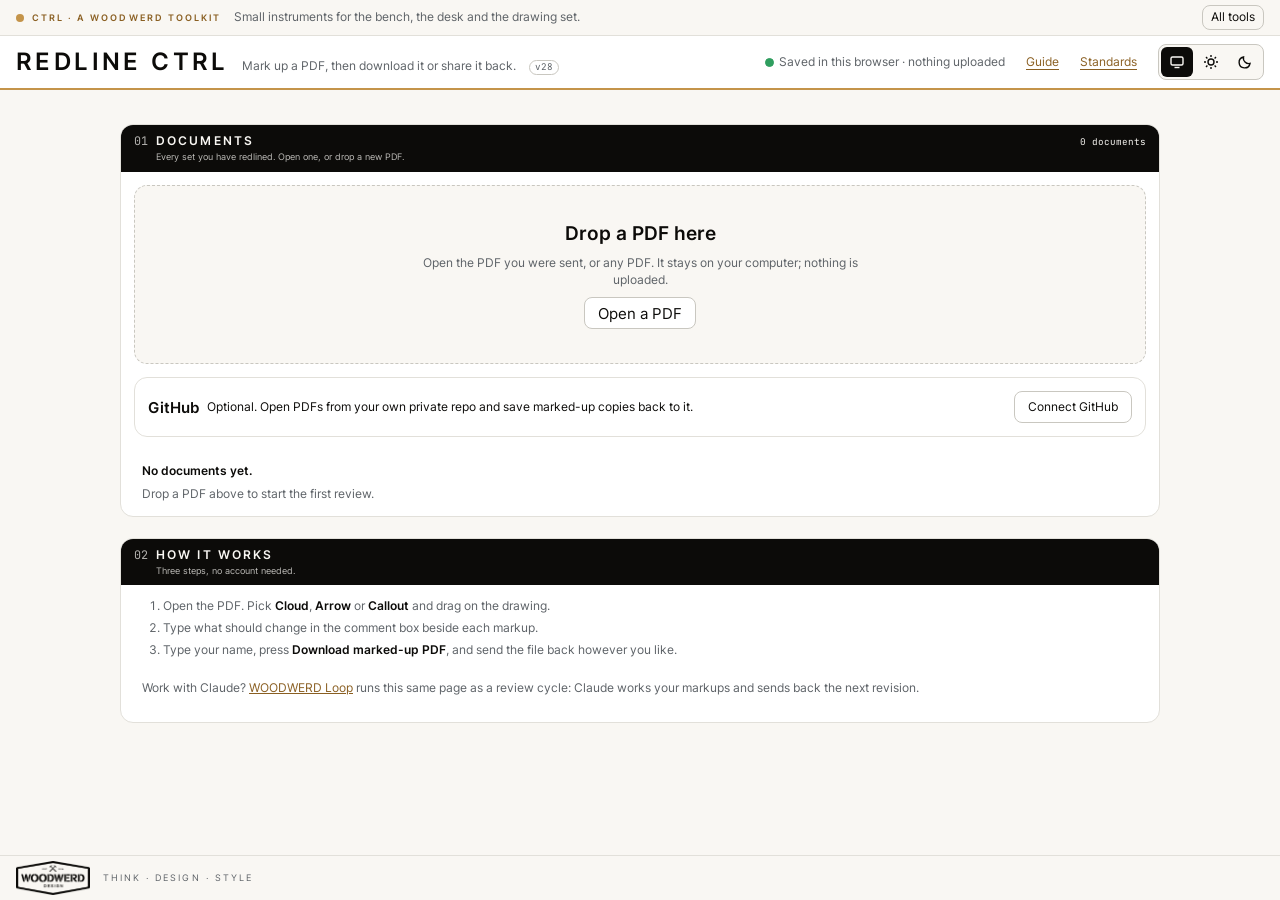
<file: index.html>
<!doctype html>
<html lang="en">
<head>
<meta charset="utf-8">
<meta name="viewport" content="width=device-width,initial-scale=1,viewport-fit=cover">
<meta name="description" content="Mark up a PDF in your browser, then download it or share it back. Nothing is uploaded.">
<meta name="robots" content="noindex">
<style>:root{padding-top:env(safe-area-inset-top,0px);padding-bottom:env(safe-area-inset-bottom,0px)}body{margin:0}</style>
</head>
<body>
<title>Redline Ctrl</title>
<meta name="claude:viewport-fit-sides" content="cover">
<style>
/* Layout: drafting-table instrument. Toolkit strip, product header, then pages rail | sheet on the table | markups list, footer mark below.
   Tokens from WOODWERD Digital. Spacing Fibonacci (3 5 8 13 21 34 55), type steps of sqrt(phi) on a 15px body. */
@font-face{font-family:"Inter";font-weight:400;font-display:swap;src:url("fonts/inter-latin-400-normal.woff2") format("woff2")}
@font-face{font-family:"Inter";font-weight:500;font-display:swap;src:url("fonts/inter-latin-500-normal.woff2") format("woff2")}
@font-face{font-family:"Inter";font-weight:600;font-display:swap;src:url("fonts/inter-latin-600-normal.woff2") format("woff2")}
@font-face{font-family:"JetBrains Mono";font-weight:400;font-display:swap;src:url("fonts/jetbrains-mono-latin-400-normal.woff2") format("woff2")}
@font-face{font-family:"JetBrains Mono";font-weight:500;font-display:swap;src:url("fonts/jetbrains-mono-latin-500-normal.woff2") format("woff2")}
:root{
  --accent:#C4944A; --accent-text:#8A5F22; --accent-tint:#F0E2C8;
  --ground:#F9F7F3; --surface:#FFFFFF; --ink:#0C0B09; --ink-soft:#5D6267; --line:#E2E0DA; --line-strong:#C9C7C0;
  --table:#ECE9E2; --on-ink:#F9F7F3;
  --ok:#2F9E5F; --attention:#FF9F43; --fault:#D0453A;
  --sans:"Inter",system-ui,-apple-system,"Segoe UI",Roboto,sans-serif;
  --mono:"JetBrains Mono",ui-monospace,Menlo,Consolas,monospace;
  --b:15px; --t-micro:calc(var(--b)*.618); --t-cap:calc(var(--b)*.786); --t-h3:calc(var(--b)*1.272); --t-h2:calc(var(--b)*1.618);
  --s3:3px; --s5:5px; --s8:8px; --s13:13px; --s21:21px; --s34:34px; --s55:55px;
  --r-ctl:8px; --r-box:13px;
}
@media (prefers-color-scheme:dark){:root:not([data-theme="light"]){
  --accent-text:#D4A85E; --accent-tint:#3A2E16; --ground:#141311; --surface:#1C1A17; --ink:#ECEAE6; --ink-soft:#A3A8AD;
  --line:#2A2C2F; --line-strong:#3A3D41; --table:#0E0D0C; --on-ink:#141311; color-scheme:dark}}
:root[data-theme="dark"]{
  --accent-text:#D4A85E; --accent-tint:#3A2E16; --ground:#141311; --surface:#1C1A17; --ink:#ECEAE6; --ink-soft:#A3A8AD;
  --line:#2A2C2F; --line-strong:#3A3D41; --table:#0E0D0C; --on-ink:#141311; color-scheme:dark}
[hidden]{display:none!important}
html.public .claude-only{display:none!important}
html:not(.public) .public-only{display:none!important}
html.public .st{display:none}
*{box-sizing:border-box}
html,body{height:100%}
body{background:var(--ground);color:var(--ink);font-family:var(--sans);font-size:var(--b);line-height:1.45;overflow:hidden}
button,select,input,textarea{font:inherit;color:inherit}
button{cursor:pointer}
button:disabled{cursor:default;opacity:.45}
:focus-visible{outline:2px solid var(--accent);outline-offset:2px}
.mono{font-family:var(--mono);font-variant-numeric:tabular-nums}
.gut{padding-left:max(16px,env(safe-area-inset-left,0px));padding-right:max(16px,env(safe-area-inset-right,0px))}

.app{height:100%;display:grid;grid-template-rows:auto auto 1fr auto;min-height:0}

/* toolkit strip */
.strip{display:flex;align-items:center;gap:var(--s13);padding-block:var(--s5);background:var(--ground);border-bottom:1px solid var(--line);font-size:var(--t-cap);min-width:0}
.strip .kit{display:flex;align-items:center;gap:var(--s8);white-space:nowrap;font-size:var(--t-micro);letter-spacing:.22em;text-transform:uppercase;color:var(--accent-text);font-weight:600}
.dot{width:8px;height:8px;border-radius:50%;background:var(--accent);flex:none;display:inline-block}
.strip .pitch{color:var(--ink-soft);overflow:hidden;text-overflow:ellipsis;white-space:nowrap;flex:1;min-width:0}
.tools-menu{position:relative}
.tools-menu summary{list-style:none;cursor:pointer;padding:var(--s3) var(--s8);border:1px solid var(--line-strong);border-radius:var(--r-ctl);white-space:nowrap;color:var(--ink)}
.tools-menu summary::-webkit-details-marker{display:none}
.tools-menu summary:hover{background:var(--surface)}
.tools-menu .menu{position:absolute;right:0;top:calc(100% + var(--s5));z-index:30;width:min(340px,calc(100vw - 32px));background:var(--surface);border:1px solid var(--line-strong);border-radius:var(--r-box);padding:var(--s13);display:grid;gap:var(--s13);box-shadow:0 8px 34px rgba(0,0,0,.18)}
.menu h4{margin:0 0 var(--s5);font-size:var(--t-micro);letter-spacing:.22em;text-transform:uppercase;color:var(--ink-soft);font-weight:600}
.menu h4 span{letter-spacing:0;text-transform:none;font-weight:400}
.menu ul{list-style:none;margin:0;padding:0;display:grid;gap:var(--s5)}
.menu li{display:grid;grid-template-columns:auto 1fr;column-gap:var(--s8);align-items:baseline}
.menu li .nm{font-weight:600}
.menu li .ln{grid-column:2;color:var(--ink-soft);font-size:var(--t-cap)}
.menu li .here{font-size:var(--t-micro);letter-spacing:.12em;text-transform:uppercase;color:var(--accent-text);margin-left:var(--s5)}
.menu li .mk{width:8px;height:8px;border-radius:50%;border:1px solid var(--line-strong);transform:translateY(-1px)}
.menu li.cur .mk{background:var(--accent);border-color:var(--accent)}

/* product header */
.head{display:flex;align-items:center;gap:var(--s13) var(--s21);flex-wrap:wrap;padding-block:var(--s8);background:var(--surface);border-bottom:2px solid var(--accent)}
.prod{display:flex;align-items:baseline;gap:var(--s13);min-width:0;flex-wrap:wrap}
.prod .appicon{width:34px;height:34px;flex:none;align-self:center;display:block}
.prod h1{margin:0;font-size:var(--t-h2);letter-spacing:.14em;font-weight:600;line-height:1}
.prod .purpose{color:var(--ink-soft);font-size:var(--t-cap)}
.prod .ver{font-family:var(--mono);font-size:var(--t-micro);color:var(--ink-soft);border:1px solid var(--line-strong);border-radius:var(--r-ctl);padding:0 var(--s5)}
.head .sp{flex:1}
.live{display:flex;align-items:center;gap:var(--s5);font-size:var(--t-cap);color:var(--ink-soft);white-space:nowrap}
.sdot{width:9px;height:9px;border-radius:50%;flex:none;border:1.5px solid var(--line-strong);background:transparent}
.sdot.ok{background:var(--ok);border-color:var(--ok)}
.sdot.attention{background:var(--attention);border-color:var(--attention)}
.sdot.fault{background:var(--fault);border-color:var(--fault)}
.sdot.pulse{animation:pulse 1.4s ease-in-out infinite}
@keyframes pulse{50%{opacity:.35}}
.guide summary{list-style:none;cursor:pointer;color:var(--accent-text);text-decoration:underline;text-underline-offset:3px;font-size:var(--t-cap)}
.guide summary::-webkit-details-marker{display:none}
.guide{position:relative}
.guide .pop{position:absolute;right:0;top:calc(100% + var(--s8));z-index:30;width:min(420px,calc(100vw - 32px));background:var(--surface);border:1px solid var(--line-strong);border-radius:var(--r-box);padding:var(--s13) var(--s21);box-shadow:0 8px 34px rgba(0,0,0,.18);font-size:var(--t-cap);line-height:1.5;max-height:70vh;overflow:auto}
.pop h3{font-size:var(--b);margin:var(--s13) 0 var(--s5)}
.pop h3:first-child{margin-top:0}
.pop p{margin:0 0 var(--s8)}
.pop kbd{font-family:var(--mono);border:1px solid var(--line-strong);border-radius:4px;padding:0 4px;font-size:var(--t-micro)}
.keys{display:grid;grid-template-columns:auto 1fr;gap:var(--s3) var(--s13)}
.seg{display:inline-flex;border:1px solid var(--line-strong);border-radius:var(--r-ctl);padding:2px;gap:2px;background:var(--ground)}
.seg button{border:0;background:transparent;border-radius:6px;padding:var(--s3) var(--s8);display:inline-flex;align-items:center;gap:var(--s5);white-space:nowrap;min-height:30px}
.seg button:hover{background:var(--line)}
.seg button[aria-pressed="true"]{background:var(--ink);color:var(--on-ink)}
.seg svg{width:16px;height:16px;flex:none}

/* workspace */
.work{--railw:200px;--listw:clamp(300px,26vw,440px);min-height:0;display:grid;grid-template-columns:var(--railw) minmax(0,1fr) var(--listw);grid-template-rows:auto minmax(0,1fr);grid-template-areas:"bar bar bar" "rail table list"}
/* one fixed top bar: identity column as wide as the page previews, tools in one row, scale and size fixed on the right */
.bar{grid-area:bar;display:grid;grid-template-columns:var(--railw) minmax(0,1fr) auto;align-items:center;column-gap:var(--s13);padding-block:var(--s5);padding-left:0!important;background:var(--surface);border-bottom:1px solid var(--line)}
.bar-id{display:flex;align-items:center;gap:var(--s5);min-width:0;padding-left:var(--s8)}
.bar-id #back{padding-inline:var(--s5);flex:none}
.sr{position:absolute;width:1px;height:1px;overflow:hidden;clip:rect(0 0 0 0);white-space:nowrap}
.bar-id .docname{flex:1;min-width:0;flex-wrap:wrap;row-gap:0}
.bar-id .docname b{max-width:100%}
.bar-tools{display:flex;align-items:center;gap:var(--s8);min-width:0;overflow-x:auto;scrollbar-width:thin}
.bar-tools>*{flex:none}
.bar-meta{display:flex;align-items:center;gap:var(--s8);justify-content:flex-end}
.bar-meta .readout{display:inline-block;min-width:21ch;text-align:right}
.live{min-width:24ch}
.btn{border:1px solid var(--line-strong);background:var(--surface);border-radius:var(--r-ctl);padding:var(--s3) var(--s13);min-height:32px;display:inline-flex;align-items:center;gap:var(--s5);white-space:nowrap}
.btn:hover:not(:disabled){background:var(--ground);border-color:var(--ink-soft)}
.btn:active:not(:disabled){transform:translateY(1px)}
.primary{border:1px solid var(--ink);background:var(--ink);color:var(--on-ink);border-radius:var(--r-ctl);padding:var(--s5) var(--s13);font-weight:600;min-height:34px}
.primary:hover:not(:disabled){opacity:.88}
.docname{display:flex;align-items:center;gap:var(--s8);min-width:0}
.docname b{font-weight:600;overflow:hidden;text-overflow:ellipsis;white-space:nowrap;max-width:28ch}
.docname input{width:9ch;border:1px solid var(--line-strong);border-radius:var(--r-ctl);background:var(--ground);padding:2px var(--s5);font-family:var(--mono);font-size:var(--t-cap)}
.docname label{font-size:var(--t-micro);letter-spacing:.16em;text-transform:uppercase;color:var(--ink-soft)}
.sw{width:22px;height:22px;border-radius:50%;border:2px solid var(--surface);outline:1px solid var(--line-strong);padding:0;min-height:0}
.sw[aria-pressed="true"]{outline:2px solid var(--ink)}
.colors{display:flex;gap:var(--s5);align-items:center;padding-inline:var(--s5)}
.field{display:flex;align-items:center;gap:var(--s5);font-size:var(--t-cap);color:var(--ink-soft)}
.field select,.pagepick{border:1px solid var(--line-strong);background:var(--surface);border-radius:var(--r-ctl);padding:var(--s3) var(--s5);color:var(--ink)}
.readout{font-family:var(--mono);font-size:var(--t-cap);color:var(--ink-soft);white-space:nowrap}
.pagepick{display:none}

/* area header band */
.area{display:flex;flex-direction:column;min-height:0;background:var(--surface)}
.band{display:grid;grid-template-columns:auto 1fr auto;align-items:baseline;gap:0 var(--s8);padding:var(--s8) var(--s13);background:var(--ink);color:var(--on-ink)}
.band .no{font-family:var(--mono);font-size:var(--t-cap);opacity:.7}
.band h2{margin:0;font-size:var(--t-cap);letter-spacing:.18em;text-transform:uppercase;font-weight:600}
.band .state{font-family:var(--mono);font-size:var(--t-micro);white-space:nowrap}
.band .why{grid-column:2/4;font-size:var(--t-micro);opacity:.75}

/* pages rail */
.rail{grid-area:rail;border-right:1px solid var(--line)}
.pages{overflow:auto;padding:var(--s8);display:flex;flex-direction:column;gap:var(--s8);min-height:0;flex:1}
.pg{display:grid;gap:var(--s5);text-align:left;border:1px solid transparent;background:transparent;border-radius:var(--r-ctl);padding:var(--s5)}
.pg:hover{background:var(--ground)}
.pg[aria-current="true"]{border-color:var(--ink);background:var(--ground)}
.pg canvas{width:100%;height:auto;display:block;background:#fff;border:1px solid var(--line);border-radius:3px}
.pg .lbl{display:flex;justify-content:space-between;align-items:center;font-size:var(--t-cap)}
.pg .lbl b{font-family:var(--mono);font-weight:500}
.count{font-family:var(--mono);font-size:var(--t-micro);border:1px solid var(--attention);color:var(--ink);border-radius:8px;padding:0 var(--s5)}

/* table */
.table{grid-area:table;position:relative;overflow:hidden;background:var(--table);touch-action:none}
.stage{position:absolute;left:0;top:0;transform-origin:0 0;box-shadow:0 2px 13px rgba(0,0,0,.25);background:#fff}
.stage canvas{position:absolute;left:0;top:0;display:block}
.stage svg{position:absolute;left:0;top:0;overflow:visible}
.table[data-tool="pan"]{cursor:grab}
.table.panning{cursor:grabbing}
.table[data-tool="select"]{cursor:default}
.table:not([data-tool="pan"]):not([data-tool="select"]){cursor:crosshair}
.zoom{position:absolute;right:max(13px,env(safe-area-inset-right,0px));bottom:var(--s13);display:flex;gap:var(--s5);align-items:center}
.zoom .btn{min-height:30px;padding:var(--s3) var(--s8)}
.zoom output{font-family:var(--mono);font-size:var(--t-cap);background:var(--surface);border:1px solid var(--line-strong);border-radius:var(--r-ctl);padding:var(--s3) var(--s8);min-width:56px;text-align:center}
.hint{position:absolute;left:var(--s13);bottom:var(--s13);font-size:var(--t-cap);color:var(--ink-soft);background:var(--surface);border:1px solid var(--line);border-radius:var(--r-ctl);padding:var(--s3) var(--s8);max-width:50%}
.mk{cursor:pointer}
.mk.sel .hit{stroke:var(--accent);stroke-opacity:.45}
.tmsg{position:absolute;inset:0;display:grid;place-items:center;padding:var(--s34);text-align:center;color:var(--ink-soft)}
.tmsg > div{max-width:46ch;display:grid;gap:var(--s8);justify-items:center}

/* markups list */
.list{grid-area:list;border-left:1px solid var(--line)}
.lhead{padding:var(--s13);border-bottom:1px solid var(--line);display:grid;gap:var(--s8)}
.tally{font-family:var(--mono);font-size:var(--t-cap);color:var(--ink-soft)}
.filters{display:flex;gap:var(--s5);flex-wrap:wrap}
.filters select{border:1px solid var(--line-strong);background:var(--ground);border-radius:var(--r-ctl);padding:2px var(--s5);font-size:var(--t-cap)}
.items{overflow:auto;padding:var(--s8);display:flex;flex-direction:column;gap:var(--s8);min-height:0;flex:1}
.item{border:1px solid var(--line);border-radius:var(--r-ctl);padding:var(--s8);display:grid;gap:var(--s8);background:var(--ground)}
.item.sel{border-color:var(--ink)}
.item .top{display:flex;align-items:center;flex-wrap:wrap;gap:var(--s5) var(--s8);font-size:var(--t-cap);min-width:0}
.item .top .meta{flex:1 1 8ch}
.item{min-width:0;overflow-wrap:anywhere}
.grp{grid-template-columns:minmax(0,1fr);min-width:0}
.log{overflow-wrap:anywhere}
.flow{min-width:0;overflow-wrap:anywhere}
.item .num{font-family:var(--mono);font-weight:500;min-width:30px}
.item .ink{width:10px;height:10px;border-radius:50%;flex:none}
.item .meta{color:var(--ink-soft);flex:1;min-width:0;overflow:hidden;text-overflow:ellipsis;white-space:nowrap}
.item textarea{width:100%;min-height:46px;max-height:40vh;resize:vertical;field-sizing:content;border:1px solid var(--line-strong);border-radius:var(--r-ctl);background:var(--surface);padding:var(--s5) var(--s8);font-size:var(--t-cap)}
.item .row{display:flex;gap:var(--s8);align-items:center;justify-content:space-between}
.st{display:inline-flex;align-items:center;gap:var(--s5);font-size:var(--t-micro);letter-spacing:.08em;text-transform:uppercase;border:1px solid var(--line-strong);border-radius:var(--r-ctl);padding:2px var(--s8);background:var(--surface);white-space:nowrap;min-height:0}
.st:hover{border-color:var(--ink-soft)}
.reply{font-size:var(--t-cap);border:1px solid var(--line);border-left:3px solid var(--ok);padding:var(--s5) var(--s8);background:var(--surface);border-radius:0 var(--r-ctl) var(--r-ctl) 0}
.reply.ask{border-left-color:var(--attention)}
.reply b{font-weight:600}
.answer{font-size:var(--t-cap);border:1px solid var(--line);border-left:3px solid var(--accent);padding:var(--s5) var(--s8);background:var(--surface);border-radius:0 var(--r-ctl) var(--r-ctl) 0}
.answer b{font-weight:600}
.answer .pend{color:var(--ink-soft)}
.review{display:flex;gap:var(--s8);align-items:center;flex-wrap:wrap}
.review textarea{flex-basis:100%}
.go{border:1px solid var(--ok);background:var(--ok);color:#fff;border-radius:var(--r-ctl);padding:var(--s3) var(--s13);min-height:30px;font-weight:600}
.go:hover{filter:brightness(1.08)}
.link{border:0;background:none;color:var(--accent-text);padding:0;font-size:var(--t-cap);text-decoration:underline;text-underline-offset:3px;min-height:0}
.submit{display:grid;gap:var(--s8)}
.submit .primary{width:100%}
.confirm{border:1px solid var(--line-strong);border-radius:var(--r-ctl);padding:var(--s8);display:grid;gap:var(--s8);background:var(--ground);font-size:var(--t-cap)}
.crow{display:flex;gap:var(--s8)}
.subnote{font-size:var(--t-cap);color:var(--ink-soft)}
.flow{border:1px solid var(--line-strong);border-radius:var(--r-ctl);padding:var(--s8);display:grid;gap:var(--s5);font-size:var(--t-cap);background:var(--surface)}
.steps{display:grid;grid-template-columns:repeat(3,minmax(0,1fr));gap:var(--s3)}
.steps span{flex:1;text-align:center;padding:3px 2px;border-radius:6px;border:1px solid var(--line-strong);font-family:var(--mono);font-size:var(--t-micro);letter-spacing:.04em;text-transform:uppercase;color:var(--ink-soft)}
.steps span.on{color:var(--ok);border-color:var(--ok)}
.steps span.now{color:var(--accent-text);border-color:var(--accent);background:var(--accent-tint);font-weight:600}
.flow .warnline{color:var(--attention)}
.flow .next b{font-weight:600;color:var(--ink)}
.grp{border:0;display:grid;gap:var(--s8)}
.grp>summary{cursor:pointer;font-family:var(--mono);font-size:var(--t-micro);letter-spacing:.12em;text-transform:uppercase;color:var(--ink-soft);padding:var(--s3) 0;list-style-position:inside}
.grp>summary b{color:var(--ink);font-weight:500}
.mtags{display:flex;flex-wrap:wrap;gap:var(--s3)}
.mtag{font-family:var(--mono);font-size:var(--t-micro);letter-spacing:.04em;border:1px solid var(--line-strong);border-radius:6px;padding:1px 5px;color:var(--ink-soft)}
.mtag.ok{color:var(--ok);border-color:var(--ok)}.mtag.plan{color:var(--accent-text);border-color:var(--accent)}
.snote{font-size:var(--t-cap);color:var(--ink-soft)}
.stdrow{display:grid;gap:var(--s5);font-size:var(--t-cap)}
.stdchip{display:flex;align-items:center;gap:var(--s5);flex-wrap:wrap}
.stdchip .sref{all:unset;cursor:pointer;font-family:var(--mono);font-size:var(--t-micro);letter-spacing:.04em;border:1px solid var(--accent);color:var(--accent-text);border-radius:6px;padding:1px 6px;background:var(--accent-tint)}
.stdchip .sref:focus-visible{outline:2px solid var(--accent);outline-offset:1px}
.stdchip .x{all:unset;cursor:pointer;color:var(--ink-soft);padding:0 4px;font-size:var(--b);line-height:1}
.stdchip .x:hover{color:var(--fault)}
.stdrule{color:var(--ink-soft);border-left:3px solid var(--accent);padding-left:var(--s8)}
.chk{font-family:var(--mono);font-size:var(--t-micro);border-radius:6px;padding:1px 6px;border:1px solid}
.chk.pass{color:var(--ok);border-color:var(--ok)}.chk.warn{color:var(--accent-text);border-color:var(--attention)}.chk.fail{color:var(--fault);border-color:var(--fault)}
.stdpick{display:flex;gap:var(--s5);align-items:center}
.stdpick input{flex:1;min-width:0;border:1px solid var(--line-strong);border-radius:var(--r-ctl);background:var(--surface);padding:3px var(--s8);font-size:var(--t-cap);color:var(--ink)}
.stdpop{width:min(520px,calc(100vw - 32px))!important}
.stdpop .sfil{display:flex;gap:var(--s5);flex-wrap:wrap;margin-bottom:var(--s8)}
.stdpop .sfil button{border:1px solid var(--line-strong);background:var(--ground);border-radius:var(--r-ctl);padding:2px var(--s8);font-size:var(--t-micro)}
.stdpop .sfil button[aria-pressed="true"]{background:var(--ink);color:var(--on-ink);border-color:var(--ink)}
.stdpop input[type=search]{width:100%;border:1px solid var(--line-strong);border-radius:var(--r-ctl);background:var(--ground);padding:5px var(--s8);color:var(--ink);margin-bottom:var(--s8)}
.stdpop .sitem{border-top:1px solid var(--line);padding:var(--s5) 0;display:grid;gap:2px}
.stdpop .sitem b{font-weight:600}
.stdpop .sitem .r{font-family:var(--mono);font-size:var(--t-micro);color:var(--accent-text);margin-right:var(--s5)}
.stdpop .sitem p{margin:0;color:var(--ink-soft)}
.stdpop .sitem .cite{justify-self:start}
.stdpop .snote2{color:var(--ink-soft);font-size:var(--t-micro);margin:0 0 var(--s8)}
.log{border:1px solid var(--line);border-radius:var(--r-ctl);background:var(--surface);font-size:var(--t-cap)}
.log>summary{cursor:pointer;padding:var(--s5) var(--s8);font-weight:600}
.log .rnd{border-top:1px solid var(--line);padding:var(--s5) var(--s8)}
.log .rnd>summary{cursor:pointer}
.log .rnd ul{list-style:none;margin:var(--s5) 0 0;padding:0;display:grid;gap:var(--s3)}
.log .rnd li button{all:unset;cursor:pointer;display:block}
.log .rnd li button:hover,.log .rnd li button:focus-visible{text-decoration:underline;text-decoration-color:var(--accent)}
.oc{font-family:var(--mono);font-size:var(--t-micro);text-transform:uppercase;letter-spacing:.06em;margin-right:4px}
.oc.done{color:var(--ok)}.oc.superseded{color:var(--ink-soft)}.oc.reworked,.oc.planned{color:var(--accent-text)}.oc.ask{color:var(--attention)}
.ibtn{display:inline-grid;place-items:center;width:32px;height:32px;border:1px solid transparent;border-radius:var(--r-ctl);background:transparent;color:var(--ink-soft);padding:0}
.ibtn:hover{color:var(--ink);border-color:var(--line-strong);background:var(--surface)}
.ibtn:focus-visible{outline:2px solid var(--accent);outline-offset:1px}
.ibtn.trash:hover{color:var(--fault);border-color:var(--fault)}
.gh{margin:0 var(--s13) var(--s13);border:1px solid var(--line);border-radius:var(--r-box);padding:var(--s13);display:grid;gap:var(--s8);font-size:var(--t-cap)}
.gh .ghhead{display:flex;align-items:center;gap:var(--s8);flex-wrap:wrap}
.gh .ghhead b{font-size:var(--b)}
.gh .ghhead .sp{flex:1}
.gh form{display:grid;gap:var(--s8)}
.gh label{display:grid;gap:3px;color:var(--ink-soft)}
.gh input[type=text],.gh input[type=password]{border:1px solid var(--line-strong);border-radius:var(--r-ctl);background:var(--surface);padding:5px 8px;color:var(--ink);font-family:var(--mono);font-size:var(--t-cap)}
.gh .two{display:grid;grid-template-columns:1fr 1fr;gap:var(--s8)}
.gh .chk{display:flex;gap:var(--s5);align-items:center}
.gh .files{display:grid;max-height:320px;overflow:auto;border-top:1px solid var(--line)}
.gh .files button{all:unset;cursor:pointer;display:flex;gap:var(--s8);justify-content:space-between;padding:var(--s5) var(--s3);border-bottom:1px solid var(--line);overflow-wrap:anywhere}
.gh .files button:hover,.gh .files button:focus-visible{background:var(--accent-tint)}
.gh .files .sz{font-family:var(--mono);color:var(--ink-soft);white-space:nowrap}
.gh .err{color:var(--fault)}
.gh a{color:var(--accent-text)}
.dact{display:flex;align-items:center;gap:var(--s5);flex-wrap:wrap;justify-content:flex-end}
.dact a.btn{text-decoration:none;color:var(--ink)}
.pgroup{display:flex;align-items:center;gap:var(--s8);padding:var(--s8) var(--s13);border-top:1px solid var(--line);flex-wrap:wrap}
.pgroup .pfold{all:unset;cursor:pointer;display:flex;align-items:baseline;gap:var(--s8);flex:1;min-width:0;padding-block:var(--s5)}
.pgroup .pfold:focus-visible{outline:2px solid var(--accent);outline-offset:2px}
.pgroup .chev{display:inline-block;width:1em;color:var(--ink-soft);transition:transform .15s}
.pgroup.shut .chev{transform:rotate(-90deg)}
.pgroup .forget{flex-basis:100%}
.olderrow{padding:var(--s5) var(--s13) var(--s8);border-top:1px dashed var(--line)}
.olderrow .link{font-size:var(--t-cap)}
.drow.old{opacity:.72}
.pgroup .pn{font-size:var(--t-micro);letter-spacing:.22em;text-transform:uppercase;color:var(--accent-text);font-weight:600}
.pgroup .pc{font-family:var(--mono);font-size:var(--t-micro);color:var(--ink-soft)}
.drow .dmeta{grid-column:1/-1;border:1px solid var(--line-strong);border-radius:var(--r-ctl);padding:var(--s8) var(--s13);display:grid;gap:var(--s8);font-size:var(--t-cap);background:var(--surface)}
.dmeta label{display:grid;gap:3px;color:var(--ink-soft)}
.dmeta input{border:1px solid var(--line-strong);border-radius:var(--r-ctl);background:var(--ground);padding:5px 8px;color:var(--ink)}
.dmeta .err{color:var(--fault)}
.drow .forget,.forgetall .forget{grid-column:1/-1;border:1px solid var(--fault);border-radius:var(--r-ctl);padding:var(--s8) var(--s13);display:grid;gap:var(--s8);font-size:var(--t-cap);background:var(--surface)}
.forgetall{padding:var(--s8) var(--s13);border-top:1px solid var(--line);display:grid;gap:var(--s8);justify-items:start}
.forgetall .forget{justify-self:stretch}
.primary.danger{background:var(--fault);border-color:var(--fault);color:#fff}
.retrow{display:flex;gap:var(--s5);flex-wrap:wrap;align-items:center}
.empty{color:var(--ink-soft);padding:var(--s13) var(--s8);font-size:var(--t-cap)}
.empty b{color:var(--ink);display:block;margin-bottom:var(--s5)}

/* inputs: fillable PDF form fields */
.intab{width:100%;border-collapse:collapse;margin:var(--s5) 0 var(--s8);font-size:var(--t-cap)}
.intab th,.intab td{border:1px solid var(--line);padding:2px var(--s5);text-align:left;font-weight:400}
.intab thead th{font-family:var(--mono);font-size:var(--t-micro);letter-spacing:.08em;text-transform:uppercase;color:var(--ink-soft)}
.intab tbody th{white-space:nowrap}
.intab td{padding:1px}
.intab input{width:100%;min-width:5ch;border:0;background:var(--accent-tint);color:var(--ink);padding:3px var(--s5);font-family:var(--mono);font-size:var(--t-cap);border-radius:4px}
.intab input:focus{outline:2px solid var(--accent);outline-offset:0}
#inbody{padding:var(--s5) var(--s8) var(--s8)}
.inrow{display:grid;gap:var(--s5);justify-items:start}
.intab .loc{all:unset;cursor:pointer;text-decoration:underline;text-decoration-color:var(--line-strong);text-underline-offset:3px}
.intab .loc:hover,.intab .loc:focus-visible{text-decoration-color:var(--accent);color:var(--accent-text)}
.fieldhl{fill:#C4944A;fill-opacity:.18;stroke:#C4944A;stroke-width:1.5;pointer-events:none}
.fieldval{fill:#1747c2;font-family:"IBM Plex Mono",ui-monospace,monospace;font-weight:600;pointer-events:none}

/* library */
.lib{grid-column:1/-1;grid-row:1/-1;overflow:auto;min-height:0;padding-block:var(--s34)}
.lib-in{max-width:1040px;margin:0 auto;display:grid;gap:var(--s21)}
.lib .area{border:1px solid var(--line);border-radius:var(--r-box);overflow:hidden}
.drop{margin:var(--s13);border:1.5px dashed var(--line-strong);border-radius:var(--r-box);padding:var(--s34) var(--s21);display:grid;gap:var(--s8);justify-items:center;text-align:center;background:var(--ground)}
.drop.over,.dropall.over .drop{border-color:var(--accent);background:var(--accent-tint)}
.drop p{margin:0;color:var(--ink-soft);max-width:56ch;font-size:var(--t-cap)}
.drop strong{font-size:var(--t-h3);font-weight:600}
.docs{display:grid}
.drow{display:grid;grid-template-columns:minmax(0,1fr) auto auto auto;gap:var(--s5) var(--s21);align-items:center;padding:var(--s13);border-top:1px solid var(--line)}
.drow .nm{font-weight:600;overflow:hidden;text-overflow:ellipsis;white-space:nowrap}
.drow .sub{font-size:var(--t-cap);color:var(--ink-soft)}
.drow .rd{display:grid;justify-items:end;font-size:var(--t-cap)}
.drow .rd span:first-child{font-size:var(--t-micro);letter-spacing:.16em;text-transform:uppercase;color:var(--ink-soft)}
.drow .rd span:last-child{font-family:var(--mono);font-variant-numeric:tabular-nums}
.how{padding:var(--s13) var(--s21);display:grid;gap:var(--s8);font-size:var(--t-cap);color:var(--ink-soft)}
.how ol{margin:0;padding-left:var(--s21);display:grid;gap:var(--s5)}
.how b{color:var(--ink)}
.dropveil{position:fixed;inset:0;z-index:50;background:color-mix(in srgb,var(--ground) 70%,transparent);display:grid;place-items:center;pointer-events:none}
.dropveil div{border:2px dashed var(--accent);border-radius:var(--r-box);padding:var(--s34) var(--s55);background:var(--surface);font-weight:600}
.loadmsg{display:flex;align-items:center;gap:var(--s8);font-size:var(--t-cap);color:var(--ink-soft);padding:0 var(--s13) var(--s13)}

/* footer mark */
.foot{display:flex;align-items:center;gap:var(--s13);padding-block:var(--s5);border-top:1px solid var(--line);background:var(--ground);color:var(--ink)}
.foot a{display:inline-flex;align-items:center;gap:var(--s13);color:inherit;text-decoration:none}
.badge{display:block;height:34px;width:74px;background:currentColor;-webkit-mask:url("img/woodwerd-badge.png") center/contain no-repeat;mask:url("img/woodwerd-badge.png") center/contain no-repeat}
.tag{font-size:var(--t-micro);letter-spacing:.22em;text-transform:uppercase;color:var(--ink-soft)}

@media (max-width:1560px){.seg.tools button span,.seg.tools kbd{display:none}.bar-meta .field{font-size:0;gap:0}.bar-meta .field select{font-size:var(--t-cap)}}
@media (max-width:900px){
  .bar{grid-template-columns:minmax(0,1fr);row-gap:var(--s5);padding-left:max(16px,env(safe-area-inset-left,0px))!important}
  .bar-id{padding-left:0}.bar-meta{justify-content:flex-start}
  .work{grid-template-columns:minmax(0,1fr);grid-template-rows:auto minmax(340px,68vh) auto;grid-template-areas:"bar" "table" "list";overflow:auto}
  .work .lib{grid-row:auto}
  .list .items{overflow:visible}
  .rail{display:none}
  .pagepick{display:block}
  .seg.tools button span,.seg.tools kbd{display:none}
  .hint{display:none}
  .list{border-left:0;border-top:1px solid var(--line)}
  .prod .purpose{display:none}
  .drow{grid-template-columns:minmax(0,1fr) auto}
  .drow .rd{display:none}
}
@media (max-width:560px){.strip .pitch{display:none}.foot .tag{display:none}}
@media (prefers-reduced-motion:reduce){*{transition:none!important;animation:none!important}}
</style>

<div class="app" id="app">
  <div class="strip gut">
    <span class="kit"><span class="dot" aria-hidden="true"></span>Ctrl · a WOODWERD toolkit</span>
    <span class="pitch">Small instruments for the bench, the desk and the drawing set.</span>
    <details class="tools-menu" id="toolsmenu">
      <summary>All tools</summary>
      <div class="menu">
        <div><h4>Build <span>· the hardware</span></h4><ul><li><span class="mk"></span><span class="nm">Ctrl Case</span><span class="ln">Printed case for the Cheap Yellow Display board.</span></li></ul></div>
        <div><h4>Load <span>· the bench</span></h4><ul><li><span class="mk"></span><span class="nm">ESP Ctrl</span><span class="ln">Set up and load a board from the browser.</span></li></ul></div>
        <div><h4>Run <span>· what the board becomes</span></h4><ul>
          <li><span class="mk"></span><span class="nm">Flow Ctrl</span><span class="ln">A Bluetooth desk button for Wispr Flow.</span></li>
          <li><span class="mk"></span><span class="nm">Media Ctrl</span><span class="ln">A desk remote for media playback.</span></li>
          <li><span class="mk"></span><span class="nm">Claude Ctrl</span><span class="ln">A desk controller for Claude.</span></li></ul></div>
        <div><h4>Phone <span>· no board needed</span></h4><ul><li><span class="mk"></span><span class="nm">CtrlClock</span><span class="ln">A clock app for the phone.</span></li></ul></div>
        <div><h4>Review <span>· drawing sets</span></h4><ul><li class="cur" aria-current="page"><span class="mk"></span><span><span class="nm"><span class="claude-only">Loop</span><span class="public-only">Redline Ctrl</span></span><span class="here">You are here</span></span><span class="ln"><span class="claude-only">Review a drawing set with Claude: mark up, submit, get the next rev.</span><span class="public-only">Mark up any PDF and send it back.</span></span></li></ul></div>
      </div>
    </details>
  </div>

  <header class="head gut">
    <div class="prod">
      <img class="appicon claude-only" src="img/loop-icon.svg" alt="" width="34" height="34"><h1><span class="claude-only">LOOP</span><span class="public-only">REDLINE CTRL</span></h1>
      <span class="purpose claude-only">Mark up a drawing set and send the markups to Claude.</span><span class="purpose public-only" id="ppurpose">Mark up a PDF, then download it or share it back.</span>
      <span class="ver" title="Loop release 28, Nov 27, 2026">v28</span>
    </div>
    <div class="sp"></div>
    <span class="live" id="live"><span class="sdot pulse attention" id="livedot"></span><span id="livetxt">Connecting…</span></span>
    <details class="guide" id="guide">
      <summary>Guide</summary>
      <div class="pop">
        <h3>Start a review</h3>
        <p>Drop a PDF anywhere on this page, or press <b>Open a PDF</b>.<span class="claude-only"> You can also attach a PDF in a chat with Claude and say “redline this”. Claude adds it to the library and sends you the link.</span></p>
        <p>The same file always opens the same document, so markups come back when you drop it again.</p>
        <p class="public-only">Your PDF stays on your computer. Nothing is uploaded, and your markups are saved in this browser until you clear its data.</p>
        <h3>Mark up</h3>
        <div class="keys">
          <kbd>V</kbd><span>Select, move, Delete removes</span>
          <kbd>H</kbd><span>Pan (or hold Space)</span>
          <kbd>C</kbd><span>Cloud an area</span>
          <kbd>R</kbd><span>Box</span>
          <kbd>A</kbd><span>Arrow</span>
          <kbd>T</kbd><span>Callout with note text</span>
          <kbd>P</kbd><span>Pen</span>
          <kbd>I</kbd><span>Highlight</span>
          <kbd>M</kbd><span>Measure at the chosen scale</span>
          <kbd>W</kbd><span>Fit width · <kbd>Ctrl 0</kbd> fit page</span>
        </div>
        <h3>Cite a standard</h3>
        <p>Under any markup, press <b>Cite a standard</b> and type a word (aisle, landing, toilet, revision) to tag it with an NCS drafting convention, an NKBA kitchen or bath guideline, or an ICON 3D-printed wall rule. Tag a <b>Measure</b> and it is checked against the numbers: ✓ meets, ! meets the minimum but not the recommendation, ✗ fails. <b>Standards</b> at the top lists them all.</p>
        <p style="margin-top:8px">Measurements use the PDF's own sheet size, so a 36 × 24 sheet measures true at its printed scale. A set printed to a smaller sheet will not.</p>
        <h3 class="public-only">Send it back</h3>
        <p class="public-only">Type your name and press <b>Download marked-up PDF</b>. Send the file back however you like: email, text, a shared folder. Each markup is a real PDF comment, so it shows in Bluebeam, Acrobat, Preview or any PDF viewer.</p>
        <div class="claude-only">
        <h3>Send for review</h3>
        <p>Markups stay drafts until you press <b>Submit edits</b>. Claude is called right away and posts a response round (for example X1.0.17r): a reply under every markup with the planned change or a question. No drawing happens yet.</p>
        <h3>Answer Claude</h3>
        <p>Under each reply, press <b>Approve plan</b> (or <b>Accept and close</b> when it's done), or <b>Answer / change</b> to send a rework note. When you have been through them, press <b>Commit changes</b>. Claude is called again, draws the approved changes and issues the next set (X1.0.18). Rework notes get a fresh reply first if they change the plan. Accepted, finished markups close and drop out of the open count. <b>Needs my review</b> in the filter shows what's waiting on you.</p>
        <h3>Fill in inputs</h3>
        <p>When a set has fillable tables (tinted cells, such as a measurement sheet), they appear under <b>Inputs</b> beside the markups. Type the values there; they save as you type and the sheet stays where you left it. Each value is written into its cell on the sheet in blue, and <b>Download marked-up PDF</b> fills the PDF's own fields with them. Click a row name to find that row on the sheet. Press <b>Send inputs to Claude</b> when you're done; for a set that belongs to another chat, the values are copied so you can paste them there.</p>
        <h3>Send a PDF to someone</h3>
        <p><b>Download marked-up PDF</b> writes your markups into a copy of the PDF as real comments.</p>
        </div>
      </div>
    </details>
    <details class="guide" id="stds">
      <summary>Standards</summary>
      <div class="pop stdpop">
        <p class="snote2">Drafting conventions, kitchen and bath planning guidelines, and ICON 3D-printed wall rules to check a set against. Select a markup, then press <b>Cite</b> to tag it. A tagged measurement is checked against the numbers.</p>
        <input type="search" id="stdq" placeholder="Search: aisle, landing, toilet, core, revision…" aria-label="Search standards">
        <div class="sfil" id="stdsets"></div>
        <div id="stdlist"></div>
      </div>
    </details>
    <div class="seg" role="group" aria-label="Theme" id="theme">
      <button data-t="system" title="Follow the system" aria-label="Follow the system theme"><svg viewBox="0 0 16 16" aria-hidden="true"><rect x="2" y="3" width="12" height="8" rx="1.5" fill="none" stroke="currentColor" stroke-width="1.4"/><path d="M5.5 13.5h5" stroke="currentColor" stroke-width="1.4"/></svg></button>
      <button data-t="light" title="Light" aria-label="Light theme"><svg viewBox="0 0 16 16" aria-hidden="true"><circle cx="8" cy="8" r="3" fill="none" stroke="currentColor" stroke-width="1.4"/><path d="M8 1v2M8 13v2M1 8h2M13 8h2M3 3l1.4 1.4M11.6 11.6L13 13M3 13l1.4-1.4M11.6 4.4L13 3" stroke="currentColor" stroke-width="1.4"/></svg></button>
      <button data-t="dark" title="Dark" aria-label="Dark theme"><svg viewBox="0 0 16 16" aria-hidden="true"><path d="M13 9.5A5.5 5.5 0 016.5 3a5.5 5.5 0 106.5 6.5z" fill="none" stroke="currentColor" stroke-width="1.4"/></svg></button>
    </div>
  </header>

  <div class="work" id="work">
    <!-- library -->
    <section class="lib gut" id="lib">
      <div class="lib-in">
        <div class="area">
          <div class="band"><span class="no">01</span><h2>Documents</h2><span class="state" id="libstate"></span><span class="why">Every set you have redlined. Open one, or drop a new PDF.</span></div>
          <label class="drop" id="drop">
            <strong>Drop a PDF here</strong>
            <p class="claude-only">Any drawing set or document. It is stored with this page so you and Claude open the same file, and the markups stay with it.</p><p class="public-only">Open the PDF you were sent, or any PDF. It stays on your computer; nothing is uploaded.</p>
            <span class="btn" role="button" tabindex="0" id="choose">Open a PDF</span>
            <input type="file" id="file" accept="application/pdf,.pdf" hidden>
          </label>
          <div class="gh public-only" id="gh">
            <div class="ghhead"><b>GitHub</b><span id="ghstate">Optional. Open PDFs from your own private repo and save marked-up copies back to it.</span><span class="sp"></span><button class="btn" id="ghconnect" type="button">Connect GitHub</button><button class="btn" id="ghrefresh" type="button" hidden>Refresh</button><button class="link" id="ghout" type="button" hidden>Disconnect</button></div>
            <form id="ghform" hidden autocomplete="off">
              <div class="two"><label>Repository (owner/name)<input type="text" id="ghrepo" placeholder="woodwerd/drawings" required spellcheck="false"></label><label>Branch<input type="text" id="ghbranch" placeholder="main" spellcheck="false"></label></div>
              <label>Folder (optional)<input type="text" id="ghdir" placeholder="sets/terlingua" spellcheck="false"></label>
              <label>Access token<input type="password" id="ghtoken" required placeholder="github_pat_…" spellcheck="false"></label>
              <span>Make a <a href="https://github.com/settings/personal-access-tokens/new" target="_blank" rel="noopener">fine-grained token</a> for just this repository, with <b>Contents: Read and write</b>. It stays in this browser and is only sent to api.github.com.</span>
              <label class="chk"><input type="checkbox" id="ghremember"> Remember on this device</label>
              <div class="crow"><button class="primary" type="submit">Connect</button><button class="btn" type="button" id="ghcancel">Cancel</button></div>
            </form>
            <div class="err" id="gherr" hidden></div>
            <div class="files" id="ghfiles" hidden></div>
          </div>
          <div class="loadmsg" id="loadmsg" hidden><span class="sdot attention pulse"></span><span id="loadtxt"></span></div>
          <div class="docs" id="docs"></div>
        </div>
        <div class="area public-only">
          <div class="band"><span class="no">02</span><h2>How it works</h2><span class="state"></span><span class="why">Three steps, no account needed.</span></div>
          <div class="how">
            <ol>
              <li>Open the PDF. Pick <b>Cloud</b>, <b>Arrow</b> or <b>Callout</b> and drag on the drawing.</li>
              <li>Type what should change in the comment box beside each markup.</li>
              <li>Type your name, press <b>Download marked-up PDF</b>, and send the file back however you like.</li>
            </ol>
            <p class="public-only" style="margin-top:13px;font-size:var(--t-cap);color:var(--ink-soft)">Work with Claude? <a href="loop/" style="color:var(--accent-text)">WOODWERD Loop</a> runs this same page as a review cycle: Claude works your markups and sends back the next revision.</p>
          </div>
        </div>
        <div class="area claude-only">
          <div class="band"><span class="no">02</span><h2>Start from a chat</h2><span class="state"></span><span class="why">The quickest way to kick off a review on a new set.</span></div>
          <div class="how">
            <ol>
              <li>Attach the PDF in any chat with Claude and say <b>“redline this”</b>.</li>
              <li>Claude adds it here and replies with a link straight to page one.</li>
              <li>Mark it up and press <b>Submit edits</b>. Claude replies under each markup, then you approve or answer and press <b>Commit changes</b> for the next set.</li>
            </ol>
          </div>
        </div>
      </div>
    </section>

    <!-- document view -->
    <div class="bar gut" id="bar" hidden>
      <div class="bar-id"><button class="btn" id="back" title="Back to all documents" aria-label="Documents"><svg width="14" height="14" viewBox="0 0 16 16" aria-hidden="true"><path d="M10 3L5 8l5 5" fill="none" stroke="currentColor" stroke-width="1.6"/></svg><span class="sr">Documents</span></button>
      <div class="docname"><b id="dname"></b><label for="round">Set</label><input id="round" placeholder="X1.0" autocomplete="off"></div></div>
      <div class="bar-tools"><select class="pagepick" id="pagepick" aria-label="Page"></select>
      <div class="seg tools" role="toolbar" aria-label="Markup tools" id="toolbar"></div>
      <div class="colors" role="group" aria-label="Markup colour" id="colors"></div></div>
      <div class="bar-meta"><label class="field" for="scale">Scale
        <select id="scale">
          <option value="0.0625">1/16" = 1'-0"</option>
          <option value="0.09375">3/32" = 1'-0"</option>
          <option value="0.125">1/8" = 1'-0"</option>
          <option value="0.1875">3/16" = 1'-0"</option>
          <option value="0.25" selected>1/4" = 1'-0"</option>
          <option value="0.375">3/8" = 1'-0"</option>
          <option value="0.5">1/2" = 1'-0"</option>
          <option value="0.75">3/4" = 1'-0"</option>
          <option value="1">1" = 1'-0"</option>
          <option value="1.5">1-1/2" = 1'-0"</option>
          <option value="3">3" = 1'-0"</option>
          <option value="0.1">1" = 10' (civil)</option>
          <option value="0.05">1" = 20' (civil)</option>
          <option value="12">Full size</option>
        </select>
      </label>
      <span class="readout" id="psize"></span></div>
    </div>
    <aside class="rail area" id="rail" hidden aria-label="Pages">
      <div class="band"><span class="no">01</span><h2>Pages</h2><span class="state" id="pgstate"></span></div>
      <nav class="pages" id="pages"></nav>
    </aside>
    <main class="table" id="table" data-tool="cloud" hidden>
      <div class="stage" id="stage">
        <canvas id="base"></canvas>
        <canvas id="detail"></canvas>
        <svg id="ink" xmlns="http://www.w3.org/2000/svg">
          <defs>
            <marker id="ah" viewBox="0 0 10 10" refX="9" refY="5" markerWidth="5" markerHeight="5" orient="auto-start-reverse"><path d="M0,0 L10,5 L0,10 z" fill="context-stroke"/></marker>
            <marker id="tick" viewBox="0 0 10 10" refX="5" refY="5" markerWidth="4" markerHeight="4" orient="auto"><path d="M5,0 L5,10" stroke="context-stroke" stroke-width="2" fill="none"/></marker>
          </defs>
          <g id="layer"></g><g id="draft"></g>
        </svg>
      </div>
      <div class="tmsg" id="tmsg" hidden><div id="tmsgin"></div></div>
      <div class="hint" id="hint"></div>
      <div class="zoom">
        <button class="btn" id="zout" aria-label="Zoom out">−</button>
        <output id="zlvl">100%</output>
        <button class="btn" id="zin" aria-label="Zoom in">+</button>
        <button class="btn" id="zfit" title="Fit the whole page (Ctrl+0)">Fit page</button>
        <button class="btn" id="zwidth" title="Fit page width (W)">Fit width</button>
      </div>
    </main>
    <aside class="list area" id="list" hidden aria-label="Markups">
      <div class="band"><span class="no">02</span><h2>Markups</h2><span class="state" id="tally"></span><span class="why claude-only">Numbered in the order drawn. Drafts until you submit.</span><span class="why public-only">Numbered in the order drawn.</span></div>
      <div class="lhead">
        <div class="submit public-only">
          <label class="field" for="rname" style="display:grid;gap:3px">Your name, shown on each comment<input id="rname" autocomplete="name" placeholder="First and last name" style="border:1px solid var(--line-strong);border-radius:8px;background:var(--surface);padding:5px 8px;color:var(--ink)"></label>
          <button class="primary" id="dlbtn2">Download marked-up PDF</button>
          <div class="retrow"><button class="btn" id="ghsave" hidden>Save to GitHub</button><button class="btn" id="sharebtn" hidden>Share…</button><a class="link" id="mailbtn" hidden>Email it</a></div>
          <div class="subnote" id="dlnote2">Your file stays on this computer. Download it, then send it back however you like.</div>
        </div>
        <div class="submit claude-only" id="submitbox">
          <button class="primary" id="submitbtn">Submit edits</button>
          <button class="primary" id="commitbtn">Commit changes</button>
          <button class="btn" id="revbtn">Build REV and save set</button>
          <div class="confirm" id="confirm" hidden>
            <span id="confirmtxt"></span>
            <div class="crow"><button class="primary" id="confirmyes">Submit</button><button class="btn" id="confirmno">Cancel</button></div>
          </div>
          <div class="subnote" id="subnote"></div>
          <div class="flow" id="flow" hidden aria-live="polite"><div class="steps" id="steps"></div><div id="flowmsg"></div><div class="next" id="flownext"></div></div>
          <button class="link" id="dlbtn" style="justify-self:start">Download marked-up PDF</button>
          <div class="subnote" id="dlnote" hidden></div>
        </div>
        <div class="filters">
          <select id="fscope" aria-label="Which pages"><option value="page">This page</option><option value="all">All pages</option></select>
          <select id="fstatus" aria-label="Status"><option value="any">Any status</option><option value="open">Open</option><option value="review">Needs my review</option><option value="draft">Draft</option><option value="sent">With Claude</option><option value="closed">Accomplished</option><option value="superseded">Superseded</option></select>
        </div>
      </div>
      <details class="log claude-only" id="inputs" hidden open><summary id="insum">Inputs</summary><div id="inbody"></div></details>
      <details class="log" id="log" hidden><summary id="logsum">Revision log</summary><div id="logbody"></div></details>
      <div class="items" id="items"></div>
    </aside>
  </div>

  <footer class="foot gut">
    <a href="https://woodwerd.com" target="_blank" rel="noopener" aria-label="WOODWERD, woodwerd.com"><span class="badge" aria-hidden="true"></span><span class="tag">Think · Design · Style</span></a>
  </footer>
</div>
<div class="dropveil" id="veil" hidden><div>Drop the PDF to open it</div></div>

<script src="vendor/pdf.min.js"></script>
<script src="standards.js"></script>
<script src="redline-export.js"></script>
<script>
/* ---------- constants ---------- */
const VERSION="1.0";
const TOOLS=[
 {id:"select",name:"Select",key:"V",icon:'<path d="M4 2l12 7-5 1.5L8.5 16z" fill="currentColor"/>'},
 {id:"pan",name:"Pan",key:"H",icon:'<path d="M9 2v14M2 9h14M9 2l-2 2M9 2l2 2M9 16l-2-2M9 16l2-2M2 9l2-2M2 9l2 2M16 9l-2-2M16 9l-2 2" stroke="currentColor" fill="none" stroke-width="1.5"/>'},
 {id:"cloud",name:"Cloud",key:"C",icon:'<path d="M3 6a2 2 0 013-2 2 2 0 014 0 2 2 0 014 0 2 2 0 012 3 2 2 0 010 4 2 2 0 01-2 3 2 2 0 01-4 0 2 2 0 01-4 0 2 2 0 01-3-2 2 2 0 010-4z" stroke="currentColor" fill="none" stroke-width="1.4"/>'},
 {id:"rect",name:"Box",key:"R",icon:'<rect x="2.5" y="4" width="13" height="10" stroke="currentColor" fill="none" stroke-width="1.6"/>'},
 {id:"arrow",name:"Arrow",key:"A",icon:'<path d="M3 15L15 3M15 3h-6M15 3v6" stroke="currentColor" fill="none" stroke-width="1.6"/>'},
 {id:"cl",name:"Centerline",key:"L",icon:'<path d="M2 16L16 2" stroke="currentColor" fill="none" stroke-width="1.4" stroke-dasharray="5 2 1.5 2"/>'},
 {id:"dash",name:"Dashed",key:"D",icon:'<path d="M2 16L16 2" stroke="currentColor" fill="none" stroke-width="1.6" stroke-dasharray="3 2.5"/>'},
 {id:"pline",name:"Multi-line",key:"N",icon:'<path d="M2 14l4-8 5 6 5-9" stroke="currentColor" fill="none" stroke-width="1.6" stroke-linejoin="round"/><circle cx="6" cy="6" r="1.3" fill="currentColor"/><circle cx="11" cy="12" r="1.3" fill="currentColor"/>'},
 {id:"shape",name:"Shape",key:"G",icon:'<path d="M3 6l7-3 5 5-2 7-9-1z" stroke="currentColor" fill="currentColor" fill-opacity=".3" stroke-width="1.4" stroke-linejoin="round"/>'},
 {id:"area",name:"Area",key:"F",icon:'<path d="M3 5l8-2 4 6-3 6-9-2z" stroke="currentColor" fill="none" stroke-width="1.4"/><path d="M4 12l6-6M6 14l6-6M9 14.5l4.5-4.5" stroke="currentColor" stroke-width="1" opacity=".7"/>'},
 {id:"xout",name:"Remove",key:"X",icon:'<rect x="3" y="3" width="12" height="12" stroke="currentColor" fill="none" stroke-width="1.4"/><path d="M3 3l12 12M15 3L3 15" stroke="currentColor" stroke-width="1.4"/>'},
 {id:"callout",name:"Callout",key:"T",icon:'<path d="M2 16l5-5" stroke="currentColor" stroke-width="1.6"/><rect x="7" y="2.5" width="9" height="7" stroke="currentColor" fill="none" stroke-width="1.6"/>'},
 {id:"pen",name:"Pen",key:"P",icon:'<path d="M3 14c3-1 3-6 6-6s2 5 6 3" stroke="currentColor" fill="none" stroke-width="1.6"/>'},
 {id:"hl",name:"Highlight",key:"I",icon:'<path d="M2 12h14" stroke="currentColor" stroke-width="5" stroke-opacity=".45"/>'},
 {id:"measure",name:"Measure",key:"M",icon:'<path d="M2 12L12 2l4 4L6 16z M5 9l2 2M8 6l2 2M11 3l1 1" stroke="currentColor" fill="none" stroke-width="1.3"/>'},
];
/* Markup ink colours are drawing data, stored with each markup, not interface colour. */
const INKS=[["#e0261b","Red"],["#1f6fd1","Blue"],["#1d9a4e","Green"],["#d98a00","Amber"],["#8a3fd1","Purple"]];
const LABEL={cloud:"Cloud",rect:"Box",arrow:"Arrow",cl:"Centerline",dash:"Dashed line",pline:"Multi-line",shape:"Shape",area:"Area",xout:"Remove",callout:"Callout",pen:"Pen",hl:"Highlight",measure:"Measure"};
const HINTS={pline:"Click each point of the line. Double-click or press Enter to finish. Shift keeps a segment to 45°.",shape:"Click each corner. Click the first point, double-click or press Enter to close the shape. It fills in the ink colour.",select:"Click a markup to select it. Drag to move it. Delete removes it.",pan:"Drag to move around the page.",cloud:"Drag a box to cloud an area, then type your comment.",rect:"Drag to draw a box.",arrow:"Drag from tail to point. Hold Shift to snap to 45°.",cl:"Drag along the line that should be centered. Snaps to 45°; hold Alt to draw free.",xout:"Drag a box over what should be removed.",dash:"Drag a dashed line: hidden, beyond, or to be removed.",area:"Drag a box to hatch an area, or click corner by corner and double-click (or Enter) to close the shape. Esc cancels.",callout:"Drag from the point to where the note goes, then type the note.",pen:"Draw freehand.",hl:"Drag across text or lines to highlight.",measure:"Drag between two points. Set the drawing scale first. Hold Shift to snap to 45°."};
const MAX_ASSET=20*1024*1024;

const $=s=>document.querySelector(s);
const el=(t,a={},...kids)=>{const e=document.createElement(t);for(const[k,v]of Object.entries(a)){if(v==null)continue;if(k==="text")e.textContent=v;else if(k.startsWith("on"))e.addEventListener(k.slice(2),v);else e.setAttribute(k,v)}kids.forEach(k=>k&&e.append(k));return e};
const NS="http://www.w3.org/2000/svg";
const sv=(t,a={})=>{const e=document.createElementNS(NS,t);for(const[k,v]of Object.entries(a))e.setAttribute(k,v);return e};
const store={get(k){try{return localStorage.getItem(k)}catch{return null}},set(k,v){try{localStorage.setItem(k,v)}catch{}}};
function uid(n=16){const a=crypto.getRandomValues(new Uint8Array(n));return[...a].map(b=>"abcdefghijklmnopqrstuvwxyz0123456789"[b%36]).join("")}
function fmtTime(t){try{return new Date(t).toLocaleString([],{month:"short",day:"numeric",hour:"numeric",minute:"2-digit"})}catch{return""}}
function fmtMB(b){return(b/1048576).toFixed(1)+" MB"}

/* ---------- state ---------- */
const S={docs:new Map(),marks:new Map(),subs:new Map(),doc:null,page:1,pages:0,W:792,H:612,tool:"cloud",color:INKS[0][0],sel:null,me:null,names:{},dbReady:false};
let db=null,userApi=null,comments=null,assets=null,colM=null,colD=null;
const local=new Map(); /* docId -> {pdf, file|bytes} for this session */
/* Public mode: served outside claude.ai (GitHub Pages). No account, nothing uploaded; work is kept in this browser. */
const PUBLIC=!(window.claude&&typeof window.claude.use==="function");
if(PUBLIC)document.title="Redline Ctrl";
if(PUBLIC)document.documentElement.classList.add("public");
const LS={docs:"ww-redline-docs",marks:id=>"ww-redline-marks-"+id};
function lsGet(k,d){try{const v=localStorage.getItem(k);return v?JSON.parse(v):d}catch{return d}}
function lsSet(k,v){try{localStorage.setItem(k,JSON.stringify(v));return true}catch{return false}}
function saveLocal(){if(!PUBLIC)return;const docs=[...S.docs.values()].map(({id,name,fp,pages,round,size,createdAt,touchedAt,gh})=>({id,name,fp,pages,round,size,createdAt,touchedAt,gh}));
  let ok=lsSet(LS.docs,docs);for(const d of docs)ok=lsSet(LS.marks(d.id),[...S.marks.values()].filter(m=>m.doc===d.id).map(m=>{const{n,...r}=m;return r}))&&ok;
  live(ok?"ok":"attention",ok?"Saved in this browser":"Couldn't save in this browser. Download your PDF before closing.")}
let pdf=null,pageObj=null,baseR=1;

/* ---------- theme ---------- */
function applyTheme(t){const r=document.documentElement;if(t==="light"||t==="dark")r.setAttribute("data-theme",t);else r.removeAttribute("data-theme");
  document.querySelectorAll("#theme button").forEach(b=>b.setAttribute("aria-pressed",String(b.dataset.t===(t||"system"))))}
document.querySelectorAll("#theme button").forEach(b=>b.addEventListener("click",()=>{store.set("ww-theme",b.dataset.t);applyTheme(b.dataset.t)}));
applyTheme(store.get("ww-theme")||"system");
/* close disclosures on outside click / Escape */
document.addEventListener("click",e=>{document.querySelectorAll("details[open]:not(.grp):not(.log):not(.rnd)").forEach(d=>{if(!d.contains(e.target))d.open=false})});

/* ---------- status line ---------- */
function live(kind,text){const d=$("#livedot");d.className="sdot "+(kind||"")+(kind==="attention-pulse"?" attention pulse":"");if(kind==="attention-pulse")d.className="sdot attention pulse";$("#livetxt").textContent=text}

/* ---------- pdf.js ---------- */
function pdfLib(){return window.pdfjsLib||null}
if(pdfLib()){pdfjsLib.GlobalWorkerOptions.workerSrc=new URL("vendor/pdf.worker.min.js",location.href).href}
async function openPdfData(data){
  const lib=pdfLib();if(!lib)throw new Error("The PDF reader did not load. Reload the page.");
  return lib.getDocument({data,standardFontDataUrl:new URL("vendor/standard_fonts/",location.href).href,isEvalSupported:false}).promise;
}

/* ---------- routing ---------- */
function route(){
  const m=/^#d-([a-z0-9]+)(?:-p(\d+))?$/.exec(location.hash);
  if(m)openDoc(m[1],m[2]?+m[2]:1);else showLibrary();
}
window.addEventListener("hashchange",route);
function setHash(h){if(location.hash!==h)history.replaceState(null,"",h||location.pathname)}

/* ---------- library ---------- */
function showView(v){
  const doc=v==="doc";$("#lib").hidden=doc;["#bar","#rail","#table","#list"].forEach(s=>$(s).hidden=!doc);
}
function showLibrary(){S.doc=null;pdf=null;pageObj=null;showView("lib");renderLibrary();if(location.hash)setHash("")}
const isSup=m=>m.status==="superseded"||!!m.carriedTo;
const isClosed=m=>isSup(m)||(m.status==="done"&&m.review==="accepted");
const isOpen=m=>!isClosed(m);
const needsReview=m=>!isSup(m)&&!!m.reply&&!m.review;
/* revisions: Claude carries open markups onto the new revision's doc (copy.carriedFrom = old id, old.carriedTo = new id) */
const docLabel=d=>d?(d.round||d.name||"earlier set"):"earlier set";
function prevDocOf(doc){if(doc.prev&&S.docs.get(doc.prev))return S.docs.get(doc.prev);for(const m of S.marks.values())if(m.doc===doc.id&&m.carriedFrom){const o=S.marks.get(m.carriedFrom);if(o&&S.docs.get(o.doc))return S.docs.get(o.doc)}return null}
function nextDocOf(doc){for(const d of S.docs.values())if(d.prev===doc.id)return d;for(const m of S.marks.values())if(m.doc===doc.id&&m.carriedTo){const n=S.marks.get(m.carriedTo);if(n&&S.docs.get(n.doc))return S.docs.get(n.doc)}return null}
function openCount(id){let n=0;for(const m of S.marks.values())if(m.doc===id&&isOpen(m))n++;return n}
function renderLibrary(){
  const box=$("#docs");box.innerHTML="";
  const docs=[...S.docs.values()].sort((a,b)=>(b.touchedAt||b.createdAt||0)-(a.touchedAt||a.createdAt||0));
  $("#libstate").textContent=S.dbReady?`${docs.length} document${docs.length===1?"":"s"}`:(db?"Loading…":"");
  if(!docs.length){box.append(el("div",{class:"empty",style:"padding:13px 21px"},el("b",{text:S.dbReady||!db?"No documents yet.":"Loading documents…"}),document.createTextNode(S.dbReady||!db?"Drop a PDF above to start the first review.":"")));return}
  /* Loop: group the library by project; each group folds, shows its newest set, and tucks older versions under a toggle with a purge button */
  const groups=new Map();for(const d of docs){const k=PUBLIC?"":(d.project||"").trim();if(!groups.has(k))groups.set(k,[]);groups.get(k).push(d)}
  const keys=[...groups.keys()].sort((a,b)=>!a?1:!b?-1:a.localeCompare(b));
  const row=d=>{const n=openCount(d.id);const tot=[...S.marks.values()].filter(m=>m.doc===d.id).length;
    const stored=d.assetId?"Stored here":(local.has(d.id)?"This device only":"File not stored");
    return el("div",{class:"drow"},
      el("div",{style:"min-width:0"},el("div",{class:"nm",text:d.name||"Untitled PDF"}),el("div",{class:"sub",text:`${d.pages||"?"} page${d.pages===1?"":"s"} · ${stored}${d.createdAt?" · added "+fmtTime(d.createdAt):""}`})),
      el("div",{class:"rd"},el("span",{text:"Set"}),el("span",{text:d.round||"—"})),
      el("div",{class:"rd"},el("span",{text:"Open"}),el("span",{text:`${n} of ${tot}`})),
      el("div",{class:"dact"},
        !PUBLIC&&d.chat?el("a",{class:"btn",href:d.chat,target:"_blank",rel:"noopener",title:"Open the chat working on this set"},document.createTextNode("Open chat ↗")):null,
        el("button",{class:"btn",onclick:()=>{location.hash=`#d-${d.id}`},text:PUBLIC?"Open":"Open set"}),
        PUBLIC?iconBtn("trash",`Remove ${d.name||"this PDF"} from this browser`,e=>askForget(e.currentTarget.closest(".drow"),[d])):iconBtn("edit",`Project and chat link for ${d.name||"this set"}`,e=>editDocMeta(e.currentTarget.closest(".drow"),d))))};
  for(const k of keys){const list=groups.get(k);
    if(PUBLIC||!(keys.length>1||k)){list.forEach(d=>box.append(row(d)));continue}
    const shut=libFold(k),byNew=[...list].sort((a,b)=>(b.createdAt||0)-(a.createdAt||0)),latest=byNew[0],older=k?byNew.slice(1):[];
    const hd=el("div",{class:"pgroup"+(shut?" shut":"")},
      el("button",{class:"pfold",type:"button","aria-expanded":String(!shut),onclick:()=>{libFold(k,!shut);renderLibrary()}},
        el("span",{class:"chev","aria-hidden":"true",text:"▾"}),el("span",{class:"pn",text:k||"No project"}),
        el("span",{class:"pc",text:`${list.length} set${list.length>1?"s":""}${shut?" · latest "+(latest.round||latest.name||""):""}`})),
      older.length?el("button",{class:"link",type:"button",title:`Delete the ${older.length} older version${older.length>1?"s":""} and keep ${latest.round||"the newest"}`,text:`Purge ${older.length} older`,onclick:e=>askPurge(e.currentTarget.closest(".pgroup"),k,latest,older)}):null);
    box.append(hd);if(shut)continue;
    if(!k){list.forEach(d=>box.append(row(d)));continue}
    box.append(row(latest));
    if(older.length){const showing=LIBOLD.has(k);
      box.append(el("div",{class:"olderrow"},el("button",{class:"link",type:"button","aria-expanded":String(showing),text:showing?`Hide ${older.length} older version${older.length>1?"s":""}`:`Show ${older.length} older version${older.length>1?"s":""}`,onclick:()=>{showing?LIBOLD.delete(k):LIBOLD.add(k);renderLibrary()}})));
      if(showing)older.forEach(d=>{const r=row(d);r.classList.add("old");box.append(r)})}
  }
  if(PUBLIC&&docs.length>1)box.append(el("div",{class:"forgetall"},el("button",{class:"link",text:"Remove all from this browser",onclick:e=>askForget(e.currentTarget.parentNode,docs)})));
}
/* library folding: groups remember open/shut in this browser; older versions stay tucked unless shown */
const LIBOLD=new Set();
function libFold(k,v){const key="ww-lib-shut-"+k;if(v===undefined){try{return localStorage.getItem(key)==="1"}catch{return false}}try{v?localStorage.setItem(key,"1"):localStorage.removeItem(key)}catch{}}
/* purge: delete every older version in a project group, keeping the newest set. Removes their markups, submissions, inputs and stored files. */
function askPurge(hd,k,latest,older){if(hd.querySelector(".forget"))return;
  const marks=older.reduce((a,d)=>a+[...S.marks.values()].filter(m=>m.doc===d.id).length,0),open=older.reduce((a,d)=>a+openCount(d.id),0);
  const box=el("div",{class:"forget",role:"alert"},el("span",{text:`Delete ${older.length} older version${older.length>1?"s":""} of ${k} (${older.map(d=>d.round||d.name).join(", ")}) and their ${marks} markup${marks===1?"":"s"}? ${latest.round||latest.name} stays.${open?` ${open} of ${open===1?"them is":"them are"} still open.`:""} This can't be undone.`}),
    el("div",{class:"crow"},el("button",{class:"primary danger",type:"button",text:`Delete ${older.length}`,onclick:()=>purgeDocs(older,box)}),el("button",{class:"btn",type:"button",text:"Cancel",onclick:()=>box.remove()})));
  hd.append(box);box.querySelector(".danger").focus()}
async function purgeDocs(list,box){if(!db||!colD)return;
  const ids=new Set(list.map(d=>d.id)),keepAssets=new Set([...S.docs.values()].filter(d=>!ids.has(d.id)).map(d=>d.assetId).filter(Boolean));
  let done=0,fail=0;const say=t=>{const s=box&&box.querySelector("span");if(s)s.textContent=t};box.querySelectorAll("button").forEach(b=>b.disabled=true);
  for(const d of list){say(`Deleting ${++done} of ${list.length}…`);
    try{for(const m of[...S.marks.values()].filter(m=>m.doc===d.id)){await colM.doc(m.id).delete();S.marks.delete(m.id)}
      for(const sb of[...S.subs.values()].filter(x=>x.doc===d.id)){await db.collection("submissions").doc(sb.id).delete();S.subs.delete(sb.id)}
      if(S.inputs.has(d.id)){try{await db.collection("inputs").doc(d.id).delete()}catch{}S.inputs.delete(d.id)}
      if(assets&&d.assetId&&!keepAssets.has(d.assetId)){try{await assets.delete(d.assetId)}catch{}}
      await colD.doc(d.id).delete();S.docs.delete(d.id);local.delete(d.id);try{localStorage.removeItem("ww-scale-"+d.id)}catch{}}
    catch(err){fail++}}
  if(fail){say(`Deleted ${list.length-fail} of ${list.length}. ${fail} couldn't be deleted.`);setTimeout(renderLibrary,6000)}else renderLibrary()}
function editDocMeta(row,d){if(row.querySelector(".dmeta"))return;
  const projects=[...new Set([...S.docs.values()].map(x=>(x.project||"").trim()).filter(Boolean))].sort();
  const dl=el("datalist",{id:"projlist"});projects.forEach(p=>dl.append(el("option",{value:p})));
  const pj=el("input",{type:"text",value:d.project||"",list:"projlist",placeholder:"e.g. Terlingua Concept"}),ch=el("input",{type:"url",value:d.chat||"",placeholder:"https://claude.ai/…"});
  const err=el("span",{class:"err"});
  const f=el("form",{class:"dmeta"},dl,el("label",{},document.createTextNode("Project"),pj),el("label",{},document.createTextNode("Chat link (paste the address of the chat working on this set)"),ch),err,
    el("div",{class:"crow"},el("button",{class:"primary",type:"submit",text:"Save"}),el("button",{class:"btn",type:"button",text:"Cancel",onclick:()=>f.remove()})));
  f.addEventListener("submit",async e=>{e.preventDefault();const project=pj.value.trim().slice(0,80),chat=ch.value.trim();
    if(chat&&!/^https:\/\/claude\.ai\//.test(chat)){err.textContent="Paste a claude.ai link, starting with https://claude.ai/.";return}
    d.project=project;d.chat=chat;if(colD){try{await colD.doc(d.id).update({project,chat});saved()}catch(er){failSave(er)}}renderLibrary()});
  row.append(f);pj.focus()}
/* public version: forget documents and their markups from this browser (the PDF files themselves are not touched) */
function askForget(row,list){if(row.querySelector(".forget"))return;
  const n=list.reduce((a,d)=>a+[...S.marks.values()].filter(m=>m.doc===d.id).length,0);
  const what=list.length===1?`“${list[0].name||"this PDF"}”`:`all ${list.length} documents`;
  const box=el("div",{class:"forget",role:"alert"},el("span",{text:`Remove ${what} and ${n} markup${n===1?"":"s"} from this browser? Download anything you want to keep first. Your PDF files aren't touched.`}),
    el("div",{class:"crow"},el("button",{class:"primary danger",text:"Remove",onclick:()=>forgetDocs(list)}),el("button",{class:"btn",text:"Cancel",onclick:()=>box.remove()})));
  row.append(box);box.querySelector(".danger").focus()}
function forgetDocs(list){for(const d of list){S.docs.delete(d.id);local.delete(d.id);for(const [k,m] of [...S.marks])if(m.doc===d.id)S.marks.delete(k);
    try{localStorage.removeItem(LS.marks(d.id));localStorage.removeItem("ww-scale-"+d.id)}catch{}}
  saveLocal();renderLibrary()}
$("#choose").addEventListener("click",e=>{e.preventDefault();$("#file").click()});
$("#choose").addEventListener("keydown",e=>{if(e.key==="Enter"||e.key===" "){e.preventDefault();$("#file").click()}});
$("#file").addEventListener("change",e=>{const f=e.target.files&&e.target.files[0];if(f)handleFile(f);e.target.value=""});
/* drag and drop anywhere */
let dragDepth=0;
window.addEventListener("dragenter",e=>{if(![...(e.dataTransfer?.types||[])].includes("Files"))return;e.preventDefault();dragDepth++;$("#veil").hidden=false});
window.addEventListener("dragover",e=>{if([...(e.dataTransfer?.types||[])].includes("Files"))e.preventDefault()});
window.addEventListener("dragleave",()=>{dragDepth=Math.max(0,dragDepth-1);if(!dragDepth)$("#veil").hidden=true});
window.addEventListener("drop",e=>{e.preventDefault();dragDepth=0;$("#veil").hidden=true;const f=[...(e.dataTransfer?.files||[])].find(f=>f.type==="application/pdf"||/\.pdf$/i.test(f.name));if(f)handleFile(f);else if(e.dataTransfer?.files?.length)libMsg("That file isn't a PDF. Drop a .pdf file.",true)});

function libMsg(t,err){const m=$("#loadmsg");if(!t){m.hidden=true;return}m.hidden=false;m.querySelector(".sdot").className="sdot "+(err?"fault":"attention pulse");$("#loadtxt").textContent=t}
function guessRound(name){const m=/X\d+(?:\.\d+)+/i.exec(name)||/\b(?:rev|r)[\s._-]?\d+\b/i.exec(name);return m?m[0].toUpperCase():""}
async function handleFile(file,meta){
  if(S.doc)showLibrary();
  libMsg(`Reading ${file.name} · ${fmtMB(file.size)}…`);
  let doc;
  try{doc=await openPdfData(new Uint8Array(await file.arrayBuffer()))}catch(err){libMsg(err&&err.name==="PasswordException"?"This PDF is password protected. Save an unlocked copy and drop that.":`Couldn't read that PDF: ${err&&err.message||"unknown error"}.`,true);return}
  const fp=(doc.fingerprints&&doc.fingerprints[0])||"";
  let row=[...S.docs.values()].find(d=>fp&&d.fp===fp);
  if(!row){
    const id=uid(16);
    row={id,name:file.name.replace(/\.pdf$/i,""),fp,pages:doc.numPages,round:guessRound(file.name),size:file.size,createdAt:Date.now(),by:S.me||null,assetId:null};
    S.docs.set(id,row);
  }
  if(meta&&meta.gh)row.gh=meta.gh;
  local.set(row.id,{pdf:doc,file});
  if(!row.assetId&&assets&&file.size<=MAX_ASSET){
    libMsg(`Storing ${file.name} so Claude can open it…`);
    try{const up=await assets.upload(file,{type:"application/pdf"});row.assetId=up.id}catch(err){libMsg(`Opened, but the file couldn't be stored (${err&&err.code||"error"}). Markups still save.`,true)}
  }
  if(colD){try{const {id,...rest}=row;await colD.doc(row.id).set({...rest,touchedAt:Date.now()})}catch(err){failSave(err)}}
  saveLocal();libMsg("");
  location.hash=`#d-${row.id}`;
}

/* ---------- open a document ---------- */
let openTok=0;
async function openDoc(id,page){
  const tok=++openTok;
  showView("doc");
  const row=S.docs.get(id);
  if(!row){
    if(db&&!S.dbReady){tmsg("Loading the document list…");return}
    tmsg("This document isn't in the library.",true);$("#dname").textContent="Not found";return;
  }
  S.doc=row;$("#dname").textContent=row.name||"Untitled PDF";$("#round").value=row.round||"";
  if(!pdf||pdf._wwid!==id){
    pdf=null;pageObj=null;$("#pages").innerHTML="";$("#layer").innerHTML="";clearCanvases();
    const loc=local.get(id);
    if(loc){pdf=loc.pdf}
    else if(row.assetId){
      tmsg(`Loading ${row.name||"PDF"}…`);
      try{const r=await fetch("/_blob/"+row.assetId);if(!r.ok)throw new Error(r.status===404?"The stored file is missing.":"Couldn't fetch the file ("+r.status+").");
        const data=new Uint8Array(await r.arrayBuffer());if(tok!==openTok)return;const keep=data.slice();pdf=await openPdfData(data);local.set(id,{pdf,bytes:keep})}
      catch(err){if(tok!==openTok)return;tmsg(`${err&&err.message||"Couldn't load the PDF."} Drop the same file to reopen it.`,true);renderList();return}
    }else if(PUBLIC&&row.gh&&GH.cfg&&GH.cfg.repo===row.gh.repo){
      tmsg(`Loading ${row.name||"PDF"} from GitHub…`);
      try{const data=new Uint8Array(await ghRaw(row.gh.path,row.gh.branch));if(tok!==openTok)return;const keep=data.slice();pdf=await openPdfData(data);local.set(id,{pdf,bytes:keep})}
      catch(err){if(tok!==openTok)return;tmsg(`${err&&err.message||"Couldn't load the PDF from GitHub."}`,true);renderList();return}
    }else{tmsg(PUBLIC?"Drop the same PDF here to pick up where you left off. Your markups are saved in this browser.":"This PDF isn't stored with the page yet. Drop the same file here to open it, and its markups come back.",true);renderList();return}
    if(tok!==openTok)return;
    pdf._wwid=id;S.pages=pdf.numPages;
    if(colD&&!row.fp&&pdf.fingerprints){try{await colD.doc(id).update({fp:pdf.fingerprints[0],pages:pdf.numPages})}catch{}}
    buildPages();loadInputs();
  }
  const sc=store.get("ww-scale-"+id);if(sc)$("#scale").value=sc;
  await goPage(Math.min(Math.max(1,page||1),S.pages),false);
}
function tmsg(t,err){const m=$("#tmsg");m.hidden=!t;$("#tmsgin").innerHTML="";if(t){$("#tmsgin").append(el("span",{class:"sdot "+(err?"attention":"attention pulse")}),el("div",{text:t}));if(err)$("#tmsgin").append(el("button",{class:"btn",text:"Open a PDF",onclick:()=>$("#file").click()}))}}

/* ---------- pages rail ---------- */
let thumbObs=null;
function buildPages(){
  const box=$("#pages"),pick=$("#pagepick");box.innerHTML="";pick.innerHTML="";
  if(thumbObs)thumbObs.disconnect();
  thumbObs=new IntersectionObserver(es=>es.forEach(e=>{if(e.isIntersecting){thumbObs.unobserve(e.target);thumb(e.target)}}),{root:box,rootMargin:"400px"});
  for(let i=1;i<=S.pages;i++){
    const c=el("canvas",{"data-p":String(i),width:"160",height:"107"});
    const b=el("button",{class:"pg","data-p":String(i),"aria-current":"false",onclick:()=>goPage(i)},c,el("div",{class:"lbl"},el("b",{text:"p"+i}),el("span",{class:"cslot"})));
    box.append(b);thumbObs.observe(c);
    pick.append(el("option",{value:String(i),text:"Page "+i}));
  }
  $("#pgstate").textContent=`${S.pages}`;
  updateCounts();
}
async function thumb(c){
  if(!pdf)return;const wid=pdf._wwid;
  try{const p=await pdf.getPage(+c.dataset.p);if(!pdf||pdf._wwid!==wid)return;const vp1=p.getViewport({scale:1});const w=320,s=w/vp1.width;const vp=p.getViewport({scale:s});
    c.width=Math.round(vp.width);c.height=Math.round(vp.height);await p.render({canvasContext:c.getContext("2d"),viewport:vp}).promise}catch{}
}
function updateCounts(){
  if(!S.doc)return;const per={};for(const m of S.marks.values())if(m.doc===S.doc.id&&isOpen(m))per[m.page]=(per[m.page]||0)+1;
  document.querySelectorAll("#pages .pg").forEach(b=>{const n=per[b.dataset.p]||0;const slot=b.querySelector(".cslot");slot.innerHTML="";if(n)slot.append(el("span",{class:"count",text:String(n)}));b.setAttribute("aria-current",String(+b.dataset.p===S.page))});
  const pick=$("#pagepick");[...pick.options].forEach(o=>{const n=per[o.value]||0;o.textContent=`Page ${o.value}${n?`  (${n} open)`:""}`});pick.value=String(S.page);
}
$("#pagepick").addEventListener("change",e=>goPage(+e.target.value));

/* ---------- page render ---------- */
let pageTok=0,baseTask=null,detailTask=null;
function clearCanvases(){for(const id of["base","detail"]){const c=$("#"+id);c.width=1;c.height=1;c.style.display="none"}}
async function goPage(n,keepView){
  if(!pdf)return;const tok=++pageTok;
  S.page=n;S.sel=null;
  try{pageObj=await pdf.getPage(n)}catch(err){tmsg("Couldn't read page "+n+".",true);return}
  if(tok!==pageTok)return;
  const vp=pageObj.getViewport({scale:1});S.W=vp.width;S.H=vp.height;
  const st=$("#stage");st.style.width=S.W+"px";st.style.height=S.H+"px";
  const ink=$("#ink");ink.setAttribute("viewBox",`0 0 ${S.W} ${S.H}`);ink.setAttribute("width",S.W);ink.setAttribute("height",S.H);
  $("#psize").textContent=`${fmtIn(S.W/72)} × ${fmtIn(S.H/72)} in · p${n} of ${S.pages}`;
  setHash(`#d-${S.doc.id}${n>1?"-p"+n:""}`);
  tmsg("");
  if(!keepView)fit();
  updateCounts();render();renderList();
  renderBase(tok);
}
function fmtIn(v){return(Math.round(v*10)/10).toString()}
async function renderBase(tok){
  if(baseTask){try{baseTask.cancel()}catch{}}
  const c=$("#base"),d=$("#detail");d.style.display="none";
  baseR=Math.min(2,Math.sqrt(6e6/(S.W*S.H)));
  const vp=pageObj.getViewport({scale:baseR});
  const off=document.createElement("canvas");off.width=Math.ceil(vp.width);off.height=Math.ceil(vp.height);
  const ctx=off.getContext("2d");ctx.fillStyle="#fff";ctx.fillRect(0,0,off.width,off.height);
  baseTask=pageObj.render({canvasContext:ctx,viewport:vp});
  try{await baseTask.promise}catch{return}
  if(tok!==pageTok)return;
  c.width=off.width;c.height=off.height;c.getContext("2d").drawImage(off,0,0);c.style.width=S.W+"px";c.style.height=S.H+"px";c.style.display="block";
  scheduleDetail();
}
let detailTimer=null;
function scheduleDetail(){clearTimeout(detailTimer);detailTimer=setTimeout(renderDetail,180)}
async function renderDetail(){
  if(!pageObj)return;const tok=pageTok;
  const dpr=window.devicePixelRatio||1;let need=view.s*dpr;const d=$("#detail");
  if(need<=baseR*1.15){d.style.display="none";return}
  const r=$("#table").getBoundingClientRect();
  const x0=Math.max(0,-view.x/view.s),y0=Math.max(0,-view.y/view.s),x1=Math.min(S.W,(r.width-view.x)/view.s),y1=Math.min(S.H,(r.height-view.y)/view.s);
  const w=x1-x0,h=y1-y0;if(w<=1||h<=1){d.style.display="none";return}
  if(w*h*need*need>16e6)need=Math.sqrt(16e6/(w*h));
  if(detailTask){try{detailTask.cancel()}catch{}}
  const off=document.createElement("canvas");off.width=Math.ceil(w*need);off.height=Math.ceil(h*need);
  const ctx=off.getContext("2d");ctx.fillStyle="#fff";ctx.fillRect(0,0,off.width,off.height);
  const vp=pageObj.getViewport({scale:need});
  detailTask=pageObj.render({canvasContext:ctx,viewport:vp,transform:[1,0,0,1,-x0*need,-y0*need]});
  try{await detailTask.promise}catch{return}
  if(tok!==pageTok)return;
  d.width=off.width;d.height=off.height;d.getContext("2d").drawImage(off,0,0);
  Object.assign(d.style,{left:x0+"px",top:y0+"px",width:w+"px",height:h+"px",display:"block"});
}

/* ---------- tools ---------- */
function buildTools(){
  const t=$("#toolbar");
  TOOLS.forEach(x=>{
    const b=el("button",{"aria-pressed":String(x.id===S.tool),title:`${x.name} (${x.key})`,"aria-label":x.name,"data-tool":x.id,onclick:()=>setTool(x.id)});
    b.innerHTML=`<svg viewBox="0 0 18 18" aria-hidden="true">${x.icon}</svg>`;b.append(el("span",{text:x.name}));t.append(b)});
  const c=$("#colors");
  INKS.forEach(([hex,name])=>{const b=el("button",{class:"sw","aria-pressed":String(hex===S.color),"aria-label":name+" ink",title:name,onclick:()=>{S.color=hex;[...c.children].forEach(x=>x.setAttribute("aria-pressed",String(x===b)));if(S.sel)patch(S.sel,{color:hex})}});b.style.background=hex;c.append(b)});
}
function setTool(id){if(typeof cancelPoly==="function")cancelPoly();S.tool=id;$("#table").dataset.tool=id;document.querySelectorAll("#toolbar button").forEach(b=>b.setAttribute("aria-pressed",String(b.dataset.tool===id)));$("#hint").textContent=HINTS[id]}
$("#scale").addEventListener("change",e=>{if(S.doc)store.set("ww-scale-"+S.doc.id,e.target.value)});
$("#back").onclick=()=>showLibrary();
$("#round").addEventListener("change",async e=>{if(!S.doc)return;S.doc.round=e.target.value.trim();saveLocal();if(colD){try{await colD.doc(S.doc.id).update({round:S.doc.round});saved()}catch(err){failSave(err)}}});

/* ---------- view ---------- */
const T=$("#table");
let view={s:.3,x:0,y:0},fitMode="page",lastBox=null;
function applyView(){$("#stage").style.transform=`translate(${view.x}px,${view.y}px) scale(${view.s})`;$("#zlvl").value=Math.round(view.s*100)+"%";scheduleDetail()}
function fit(mode){fitMode=mode||"page";const r=T.getBoundingClientRect();if(r.width<60||r.height<60)return;
  const s=fitMode==="width"?(r.width-26)/S.W:Math.min((r.width-26)/S.W,(r.height-26)/S.H);
  view={s,x:(r.width-S.W*s)/2,y:fitMode==="width"?13:(r.height-S.H*s)/2};applyView()}
new ResizeObserver(()=>{const r=T.getBoundingClientRect();if(r.width<60||r.height<60)return;
  if(fitMode)fit(fitMode);else if(lastBox){view.x+=(r.width-lastBox.width)/2;view.y+=(r.height-lastBox.height)/2;applyView()}
  lastBox={width:r.width,height:r.height}}).observe(T);
function zoomAt(f,cx,cy){fitMode=null;const ns=Math.min(12,Math.max(.03,view.s*f));const k=ns/view.s;view.x=cx-(cx-view.x)*k;view.y=cy-(cy-view.y)*k;view.s=ns;applyView()}
function centerOn(px,py){fitMode=null;const r=T.getBoundingClientRect();const minS=Math.min(r.width/S.W,r.height/S.H)*2.2;if(view.s<minS)view.s=minS;view.x=r.width/2-px*view.s;view.y=r.height/2-py*view.s;applyView()}
$("#zin").onclick=()=>{const r=T.getBoundingClientRect();zoomAt(1.25,r.width/2,r.height/2)};
$("#zout").onclick=()=>{const r=T.getBoundingClientRect();zoomAt(.8,r.width/2,r.height/2)};
$("#zfit").onclick=()=>fit("page");$("#zwidth").onclick=()=>fit("width");
T.addEventListener("wheel",e=>{e.preventDefault();const r=T.getBoundingClientRect();
  const mouseWheel=e.deltaMode!==0||(e.deltaX===0&&Math.abs(e.deltaY)>=50&&Number.isInteger(e.deltaY));
  if(e.ctrlKey||e.metaKey||(mouseWheel&&!e.shiftKey)){const dy=e.deltaMode===1?e.deltaY*33:e.deltaY;zoomAt(Math.exp(-dy*(e.ctrlKey&&!mouseWheel?0.012:0.0018)),e.clientX-r.left,e.clientY-r.top)}
  else{view.x-=e.deltaX;view.y-=e.deltaY;fitMode=null;applyView()}},{passive:false});
let g0=null;
T.addEventListener("gesturestart",e=>{e.preventDefault();g0=view.s});
T.addEventListener("gesturechange",e=>{e.preventDefault();if(g0==null)return;const r=T.getBoundingClientRect();zoomAt((g0*e.scale)/view.s,e.clientX-r.left,e.clientY-r.top)});
T.addEventListener("gestureend",e=>{e.preventDefault();g0=null});
function toPage(e){const r=$("#stage").getBoundingClientRect();return[+((e.clientX-r.left)/r.width*S.W).toFixed(1),+((e.clientY-r.top)/r.height*S.H).toFixed(1)]}

/* ---------- geometry and drawing (page points, 72 per inch) ---------- */
function K(){return Math.max(S.W,S.H)/3600}
function bbox(p){const xs=p.map(q=>q[0]),ys=p.map(q=>q[1]);return{x:Math.min(...xs),y:Math.min(...ys),w:Math.max(...xs)-Math.min(...xs),h:Math.max(...ys)-Math.min(...ys)}}
function cloudPath(b){const k=K(),r=16*k,segs=len=>Math.max(1,Math.round(len/(r*2)));let d=`M${b.x},${b.y}`;
  const edge=(dx,dy,len)=>{const n=segs(len),sx=dx*len/n,sy=dy*len/n;for(let i=0;i<n;i++)d+=` a${len/n/2},${len/n/2} 0 0 1 ${sx},${sy}`};
  edge(1,0,b.w);edge(0,1,b.h);edge(-1,0,b.w);edge(0,-1,b.h);return d+"z"}
function measureText(len,scale){const inches=len/72;
  if(+scale>=12){return(Math.round(inches*16)/16).toFixed(2).replace(/\.?0+$/,"")+'"'}
  const ft=inches/scale;let f=Math.floor(ft),i=Math.round((ft-f)*12);if(i===12){f++;i=0}return`${f}'-${i}"`}
function wrap(t,n=34){const out=[];(t||"").split(/\n/).forEach(p=>{let line="";p.split(/\s+/).forEach(w=>{if((line+" "+w).trim().length>n){if(line)out.push(line);line=w}else line=(line+" "+w).trim()});out.push(line)});return out.slice(0,12)}
/* the ℄ centerline symbol as strokes: a C with an L through it */
function clGlyph(cx,cy,k){const r=15*k,arc=[];for(let j=0;j<=16;j++){const t=(45+270*j/16)*Math.PI/180;arc.push([+(cx+r*Math.cos(t)).toFixed(1),+(cy+r*Math.sin(t)).toFixed(1)])}
  return[arc,[[cx-3*k,cy-20*k],[cx-3*k,cy+20*k],[cx+15*k,cy+20*k]]]}
function draw(m,g){
  const k=K(),c=m.color||INKS[0][0],p=m.pts||[],sw=5*k;
  const hit={class:"hit",stroke:"transparent","stroke-width":Math.max(28*k,8),fill:"none"};
  if(m.type==="cloud"||m.type==="rect"){const b=bbox(p);const d=m.type==="cloud"?cloudPath(b):`M${b.x},${b.y}h${b.w}v${b.h}h${-b.w}z`;
    g.append(sv("path",{d,...hit}),sv("path",{d,stroke:c,"stroke-width":sw,fill:"none","stroke-linejoin":"round"}))}
  else if(m.type==="arrow"){const[a,b]=p;g.append(sv("line",{x1:a[0],y1:a[1],x2:b[0],y2:b[1],...hit}),sv("line",{x1:a[0],y1:a[1],x2:b[0],y2:b[1],stroke:c,"stroke-width":sw,"marker-end":"url(#ah)"}))}
  else if(m.type==="cl"||m.type==="dash"){const[a,b]=p;const da=m.type==="cl"?[70*k,16*k,14*k,16*k]:[24*k,14*k];
    g.append(sv("line",{x1:a[0],y1:a[1],x2:b[0],y2:b[1],...hit}),sv("line",{x1:a[0],y1:a[1],x2:b[0],y2:b[1],stroke:c,"stroke-width":m.type==="cl"?3.5*k:4*k,"stroke-dasharray":da.join(" ")}));
    if(m.type==="cl"){const L=Math.hypot(b[0]-a[0],b[1]-a[1])||1,ux=(b[0]-a[0])/L,uy=(b[1]-a[1])/L;
      [[b,1],[a,-1]].forEach(([q,sg])=>{const cx=q[0]+sg*ux*34*k,cy=q[1]+sg*uy*34*k;g.append(sv("path",{d:clGlyph(cx,cy,k).map(l=>"M"+l.map(z=>z.join(",")).join(" L")).join(" "),stroke:c,"stroke-width":3.5*k,fill:"none","stroke-linecap":"round","stroke-linejoin":"round"}))})}}
  else if(m.type==="xout"){const b=bbox(p),d=`M${b.x},${b.y}h${b.w}v${b.h}h${-b.w}z`;
    g.append(sv("path",{d,...hit,fill:"transparent"}),sv("path",{d,fill:c,"fill-opacity":.08,stroke:c,"stroke-width":4*k}),sv("path",{d:`M${b.x},${b.y}L${b.x+b.w},${b.y+b.h}M${b.x+b.w},${b.y}L${b.x},${b.y+b.h}`,stroke:c,"stroke-width":4*k}))}
  else if(m.type==="area"){const d="M"+p.map(q=>q.join(",")).join(" L")+(m.open?"":" Z");const pid="h"+(m.id||"draft");
    const pat=sv("pattern",{id:pid,patternUnits:"userSpaceOnUse",width:18*k,height:18*k,patternTransform:"rotate(45)"});pat.append(sv("line",{x1:0,y1:0,x2:0,y2:18*k,stroke:c,"stroke-width":2.2*k}));
    g.append(pat,sv("path",{d,fill:c,"fill-opacity":.08,stroke:"none"}),sv("path",{d,fill:`url(#${pid})`,"fill-opacity":.55,stroke:"none"}),sv("path",{d,...hit,fill:"transparent"}),sv("path",{d,stroke:c,"stroke-width":4*k,fill:"none","stroke-linejoin":"round"}))}
  else if(m.type==="pline"){const d="M"+p.map(q=>q.join(",")).join(" L");
    g.append(sv("path",{d,...hit}),sv("path",{d,stroke:c,"stroke-width":sw,fill:"none","stroke-linecap":"round","stroke-linejoin":"round"}))}
  else if(m.type==="shape"){const d="M"+p.map(q=>q.join(",")).join(" L")+(m.open?"":" Z");
    g.append(sv("path",{d,fill:c,"fill-opacity":.2,stroke:"none"}),sv("path",{d,...hit,fill:"transparent"}),sv("path",{d,stroke:c,"stroke-width":4*k,fill:"none","stroke-linejoin":"round"}))}
  else if(m.type==="pen"||m.type==="hl"){const d="M"+p.map(q=>q.join(",")).join(" L");
    g.append(sv("path",{d,...hit}),sv("path",{d,stroke:c,"stroke-width":m.type==="hl"?26*k:sw,"stroke-opacity":m.type==="hl"?.35:1,fill:"none","stroke-linecap":"round","stroke-linejoin":"round"}))}
  else if(m.type==="measure"){const[a,b]=p;const len=Math.hypot(b[0]-a[0],b[1]-a[1]);
    g.append(sv("line",{x1:a[0],y1:a[1],x2:b[0],y2:b[1],...hit}),sv("line",{x1:a[0],y1:a[1],x2:b[0],y2:b[1],stroke:c,"stroke-width":3*k,"marker-start":"url(#tick)","marker-end":"url(#tick)"}));
    const t=sv("text",{x:(a[0]+b[0])/2,y:(a[1]+b[1])/2-12*k,fill:c,"font-size":30*k,"font-family":"JetBrains Mono, monospace","text-anchor":"middle","paint-order":"stroke",stroke:"#fff","stroke-width":8*k});
    const ck=typeof stdCheck==="function"?stdCheck(m):null;t.textContent=measureText(len,m.scale||.25)+(ck?(ck.ok==="pass"?" \u2713":ck.ok==="warn"?" !":" \u2717"):"");g.append(t)}
  else if(m.type==="callout"){const[a,b]=p;const lines=wrap(m.text||"Type the note in the list");
    const fs=36*k,lh=44*k,bw=Math.max(...lines.map(l=>l.length))*fs*.56+28*k,bh=lines.length*lh+20*k;
    const bx=b[0]-(b[0]<a[0]?bw:0),by=b[1]-bh/2;
    g.append(sv("line",{x1:a[0],y1:a[1],x2:b[0],y2:b[1],stroke:c,"stroke-width":4*k,"marker-start":"url(#ah)"}));
    g.append(sv("rect",{x:bx,y:by,width:bw,height:bh,fill:"#fffef8",stroke:c,"stroke-width":4*k}));
    const t=sv("text",{x:bx+14*k,y:by+10*k,fill:c,"font-size":fs,"font-family":"Inter, sans-serif"});
    lines.forEach((l,i)=>{const s=sv("tspan",{x:bx+14*k,dy:i?lh:lh-4*k});s.textContent=l;t.append(s)});g.append(t)}
  if(m.n&&p.length){const b=bbox(p);const tg=sv("g");
    tg.append(sv("circle",{cx:b.x-4*k,cy:b.y-4*k,r:22*k,fill:c}));const tx=sv("text",{x:b.x-4*k,y:b.y+6*k,fill:"#fff","font-size":26*k,"font-weight":600,"font-family":"JetBrains Mono, monospace","text-anchor":"middle"});tx.textContent=m.n;tg.append(tx);g.append(tg)}
}
function docMarks(){return S.doc?[...S.marks.values()].filter(m=>m.doc===S.doc.id).sort((a,b)=>(a.createdAt||0)-(b.createdAt||0)):[]}
function numberAll(){docMarks().forEach((m,i)=>m.n=i+1)}
function render(){
  const L=$("#layer");L.innerHTML="";if(!S.doc)return;numberAll();
  for(const m of docMarks()){if(m.page!==S.page)continue;
    const g=sv("g",{class:"mk"+(S.sel===m.id?" sel":""),"data-id":m.id});if(isClosed(m))g.setAttribute("opacity",".4");draw(m,g);L.append(g)}
  drawInputs()}

/* ---------- pointer ---------- */
let act=null,spaceDown=false;const pointers=new Map();
T.addEventListener("pointerdown",e=>{
  if(e.target.closest(".zoom,.hint,.tmsg"))return;
  if(!pageObj)return;
  T.setPointerCapture(e.pointerId);pointers.set(e.pointerId,[e.clientX,e.clientY]);
  if(pointers.size===2){act={kind:"pinch",d:dist(),c:mid(),v:{...view}};$("#draft").innerHTML="";return}
  if(S.tool==="pan"||spaceDown||e.button===1){act={kind:"pan",sx:e.clientX,sy:e.clientY,vx:view.x,vy:view.y};T.classList.add("panning");return}
  const pt=toPage(e);
  if(S.tool==="select"){const g=e.target.closest&&e.target.closest(".mk");
    if(g){select(g.dataset.id,false);const m=S.marks.get(g.dataset.id);if(m)act={kind:"move",id:m.id,start:pt,orig:m.pts.map(q=>[...q])}}
    else{select(null);act={kind:"pan",sx:e.clientX,sy:e.clientY,vx:view.x,vy:view.y}}return}
  if(act&&act.kind==="poly"){const f=act.pts[0],tol=14*S.W/$("#stage").getBoundingClientRect().width;
    if(act.pts.length>=3&&Math.hypot(pt[0]-f[0],pt[1]-f[1])<tol){if(act.type==="pline")act.pts.push([...f]);finishPoly();return}
    const l=act.pts[act.pts.length-1],now=Date.now();if(act.last&&now-act.last<450&&Math.hypot(pt[0]-l[0],pt[1]-l[1])<tol){finishPoly();return}
    act.last=now;act.pts.push(e.shiftKey?snap45("cl",l,pt,{}):pt);polyPreview(pt);return}
  act={kind:"draw",type:S.tool,pts:[pt,pt]};
});
function snap45(type,a,b,e){if(!((type==="cl"&&!e.altKey)||((type==="arrow"||type==="measure"||type==="dash")&&e.shiftKey)))return b;
  const dx=b[0]-a[0],dy=b[1]-a[1],L=Math.hypot(dx,dy),ang=Math.round(Math.atan2(dy,dx)/(Math.PI/4))*(Math.PI/4);return[+(a[0]+L*Math.cos(ang)).toFixed(1),+(a[1]+L*Math.sin(ang)).toFixed(1)]}
/* click-by-click tools: Area (hatched), Shape (transparent fill) and Multi-line (one markup, many segments).
   Click each corner; finish by clicking the first point, double-clicking, or pressing Enter. Shift keeps a segment to 45°. */
const POLY={area:3,shape:3,pline:2};
function polyPreview(cur){const d=$("#draft");d.innerHTML="";const g=sv("g");draw({type:act.type||"area",pts:cur?[...act.pts,cur]:act.pts,color:S.color,open:true},g);d.append(g)}
function finishPoly(){if(!act||act.kind!=="poly")return;const type=act.type||"area";const pts=[];for(const q of act.pts){const l=pts[pts.length-1];if(!l||Math.hypot(q[0]-l[0],q[1]-l[1])>3*K())pts.push(q)}
  act=null;$("#draft").innerHTML="";if(pts.length>=POLY[type])create({type,pts,color:S.color,scale:+$("#scale").value})}
function cancelPoly(){if(act&&act.kind==="poly"){act=null;$("#draft").innerHTML="";return true}return false}
T.addEventListener("dblclick",e=>{if(act&&act.kind==="poly"){e.preventDefault();finishPoly()}});
T.addEventListener("pointermove",e=>{if(act&&act.kind==="poly"&&!pointers.size)polyPreview(toPage(e))});
T.addEventListener("pointermove",e=>{
  if(!pointers.has(e.pointerId))return;pointers.set(e.pointerId,[e.clientX,e.clientY]);if(!act)return;
  if(act.kind==="pinch"&&pointers.size===2){const r=T.getBoundingClientRect(),c=mid(),k=dist()/act.d;fitMode=null;view.s=Math.min(12,Math.max(.03,act.v.s*k));view.x=c[0]-r.left-(act.c[0]-r.left-act.v.x)*(view.s/act.v.s);view.y=c[1]-r.top-(act.c[1]-r.top-act.v.y)*(view.s/act.v.s);applyView();return}
  if(act.kind==="pan"){fitMode=null;view.x=act.vx+e.clientX-act.sx;view.y=act.vy+e.clientY-act.sy;applyView();return}
  const pt=toPage(e);
  if(act.kind==="move"){const m=S.marks.get(act.id);const dx=pt[0]-act.start[0],dy=pt[1]-act.start[1];m.pts=act.orig.map(q=>[+(q[0]+dx).toFixed(1),+(q[1]+dy).toFixed(1)]);act.moved=true;render();return}
  if(act.kind==="draw"){if(act.type==="pen"||act.type==="hl"){const l=act.pts[act.pts.length-1];if(Math.hypot(pt[0]-l[0],pt[1]-l[1])>6*K())act.pts.push(pt)}else act.pts[1]=snap45(act.type,act.pts[0],pt,e);
    const d=$("#draft");d.innerHTML="";const g=sv("g");if(act.type==="area"){const b=bbox(act.pts);draw({type:"area",pts:[[b.x,b.y],[b.x+b.w,b.y],[b.x+b.w,b.y+b.h],[b.x,b.y+b.h]],color:S.color},g);d.append(g);return}draw({type:act.type,pts:act.pts,color:S.color,scale:+$("#scale").value,text:act.type==="callout"?"Note":""},g);d.append(g)}
});
const end=e=>{
  pointers.delete(e.pointerId);T.classList.remove("panning");if(!act)return;
  if(act.kind==="pinch"){if(pointers.size===0)act=null;return}
  if(act.kind==="poly")return;
  if(act.kind==="draw"&&(act.type==="pline"||act.type==="shape")){$("#draft").innerHTML="";const[a,b]=act.pts;
    if(act.type==="pline"&&Math.hypot(b[0]-a[0],b[1]-a[1])>8*K()){act={kind:"poly",type:"pline",pts:[a,b],last:0};polyPreview();return}
    act={kind:"poly",type:act.type,pts:[a],last:Date.now()};polyPreview();return}
  if(act.kind==="draw"&&act.type==="area"){const b=bbox(act.pts);$("#draft").innerHTML="";
    if(b.w>8*K()&&b.h>8*K()){create({type:"area",pts:[[b.x,b.y],[b.x+b.w,b.y],[b.x+b.w,b.y+b.h],[b.x,b.y+b.h]],color:S.color,scale:+$("#scale").value});act=null;return}
    act={kind:"poly",type:"area",pts:[act.pts[0]],last:Date.now()};polyPreview();return}
  if(act.kind==="move"&&act.moved){const m=S.marks.get(act.id);patch(m.id,{pts:m.pts})}
  if(act.kind==="draw"){$("#draft").innerHTML="";const p=act.pts;const b=bbox(p);if(b.w>8*K()||b.h>8*K())create({type:act.type,pts:p,color:S.color,scale:+$("#scale").value})}
  act=null};
T.addEventListener("pointerup",end);T.addEventListener("pointercancel",end);
function dist(){const[a,b]=[...pointers.values()];return Math.hypot(a[0]-b[0],a[1]-b[1])||1}
function mid(){const[a,b]=[...pointers.values()];return[(a[0]+b[0])/2,(a[1]+b[1])/2]}
document.addEventListener("keydown",e=>{
  if(e.target.closest("textarea,input,select"))return;
  if(e.key==="Escape"){document.querySelectorAll("details[open]").forEach(d=>d.open=false)}
  if(!S.doc||$("#table").hidden)return;
  if(e.code==="Space"){spaceDown=true;e.preventDefault();return}
  if((e.key==="Delete"||e.key==="Backspace")&&S.sel){remove(S.sel);return}
  if(e.key==="Escape"){if(cancelPoly())return;select(null);return}
  if(e.key==="Enter"&&act&&act.kind==="poly"){finishPoly();return}
  if(e.key==="PageDown"&&S.page<S.pages){goPage(S.page+1);return}
  if(e.key==="PageUp"&&S.page>1){goPage(S.page-1);return}
  if(e.key==="0"&&(e.metaKey||e.ctrlKey)){e.preventDefault();fit("page");return}
  if(e.metaKey||e.ctrlKey||e.altKey)return;
  if(e.key==="="||e.key==="+"){e.preventDefault();$("#zin").click();return}
  if(e.key==="-"||e.key==="_"){e.preventDefault();$("#zout").click();return}
  if(e.key.toLowerCase()==="w"){fit("width");return}
  const t=TOOLS.find(x=>x.key.toLowerCase()===e.key.toLowerCase());if(t)setTool(t.id);
});
document.addEventListener("keyup",e=>{if(e.code==="Space")spaceDown=false});

/* ---------- data ---------- */
function clean(m){const{n,id,...rest}=m;return rest}
async function create(o){
  const m={id:uid(20),doc:S.doc.id,page:S.page,round:S.doc.round||"",status:"open",text:"",createdAt:Date.now(),author:S.me||null,...o};
  S.marks.set(m.id,m);S.sel=m.id;render();renderList(true);updateCounts();
  if(colM){try{await colM.doc(m.id).set(clean(m));saved();touch()}catch(err){failSave(err)}}
  saveLocal();
}
async function patch(id,o){const m=S.marks.get(id);if(!m)return;Object.assign(m,o,{updatedAt:Date.now()});render();saveLocal();
  if(colM){try{await colM.doc(id).update({...o,updatedAt:m.updatedAt});saved()}catch(err){failSave(err)}}}
async function remove(id){S.marks.delete(id);if(S.sel===id)S.sel=null;render();renderList();updateCounts();saveLocal();
  if(colM){try{await colM.doc(id).delete();saved()}catch(err){failSave(err)}}}
let touchT=0;function touch(){if(!colD||!S.doc||Date.now()-touchT<60000)return;touchT=Date.now();colD.doc(S.doc.id).update({touchedAt:touchT}).catch(()=>{})}
function select(id,scroll=true){S.sel=id;render();renderList();if(id&&scroll){const m=S.marks.get(id);if(m){const b=bbox(m.pts);centerOn(b.x+b.w/2,b.y+b.h/2)}}}
function saved(){live("ok","Saved · Claude can read these")}
function failSave(err){live(err&&err.code==="permission_denied"?"attention":"fault",err&&err.code==="permission_denied"?"You can view but not add markups":"Couldn't save. Check your connection.")}

/* ---------- markups list ---------- */
function stateOf(m){if(m.carriedTo)return"carried";if(m.status==="superseded")return"superseded";if(isClosed(m))return"closed";if(needsReview(m))return m.status==="ask"?"ask":m.status==="done"?"done":"review";
  if(m.review&&!m.answerSent)return m.review==="rework"?"rework":"approved";if(m.submissionId)return"sent";return"draft"}
/* label, dot class, filter group */
const ST={draft:["Draft","","draft"],sent:["With Claude","soft","sent"],review:["Your review","attention","review"],ask:["Question","attention","review"],done:["Done · review","attention","review"],
  carried:["Carried forward","soft","superseded"],superseded:["Superseded","soft","superseded"],approved:["Approved · to send","soft","sent"],rework:["Rework · to send","soft","sent"],closed:["Closed","ok","closed"]};
function setReview(m,review,answer){const f={review,answer:answer||"",answerAt:Date.now(),answerSent:false};Object.assign(m,f);patch(m.id,f);renderList();updateCounts()}
function undoReview(m){Object.assign(m,{review:null,answer:"",answerSent:false});
  if(colM)colM.doc(m.id).update({review:null,answer:"",answerSent:false,updatedAt:Date.now()}).then(saved,failSave);renderList();updateCounts()}
function renderList(focusNew){
  const box=$("#items");box.innerHTML="";if(!S.doc){updateSubmit();return}
  const scope=$("#fscope").value,fs=$("#fstatus").value;numberAll();
  const all=docMarks();
  const rows=all.filter(m=>(scope==="all"||m.page===S.page)&&(fs==="any"||(fs==="open"?isOpen(m):ST[stateOf(m)][2]===fs)));
  const open=all.filter(isOpen).length,rv=all.filter(needsReview).length;
  $("#tally").textContent=PUBLIC?`${all.length} markup${all.length===1?"":"s"}`:`${open} open · ${rv} to review`;
  updateSubmit();renderLog();
  const active=document.activeElement&&document.activeElement.dataset&&document.activeElement.dataset.mid;
  if(!rows.length){box.append(el("div",{class:"empty"},el("b",{text:scope==="page"?"No markups on this page yet.":"No markups yet."}),
    document.createTextNode("Pick Cloud, Arrow or Callout and drag on the page. Each markup gets a number and a comment box here.")));return}
  /* group like a commit: what needs Drew, what Claude has, drafts, then accomplished and superseded (collapsed) */
  const G=PUBLIC?null:{review:["Your review",true],sent:["With Claude",true],draft:["Drafts",true],closed:["Accomplished",false],superseded:["Superseded",false]},gb={};
  S.grpOpen=S.grpOpen||{};
  if(G){const cnt={};rows.forEach(m=>{const k=ST[stateOf(m)][2];cnt[k]=(cnt[k]||0)+1});
    for(const k of Object.keys(G)){if(!cnt[k])continue;const d=el("details",{class:"grp"});d.open=k in S.grpOpen?S.grpOpen[k]:G[k][1];
      d.addEventListener("toggle",()=>{S.grpOpen[k]=d.open});d.append(el("summary",{},el("b",{text:G[k][0]}),document.createTextNode(` · ${cnt[k]}`)));gb[k]=d;box.append(d)}}
  const groupBox=st=>G?gb[ST[st][2]]:box;
  for(const m of rows){
    const ta=el("textarea",{"data-mid":m.id,"aria-label":`Comment for markup ${m.n}`,placeholder:m.type==="callout"?"Note text (shows on the page)":"What should change here?"});
    ta.value=m.text||"";
    const fitTa=()=>{if(CSS.supports&&CSS.supports("field-sizing","content"))return;ta.style.height="auto";ta.style.height=Math.min(ta.scrollHeight+2,innerHeight*.4)+"px"};requestAnimationFrame(fitTa);
    let tmr;ta.addEventListener("input",()=>{fitTa();m.text=ta.value;if(m.type==="callout")render();clearTimeout(tmr);tmr=setTimeout(()=>patch(m.id,{text:ta.value}),600)});
    ta.addEventListener("focus",()=>{if(S.sel!==m.id){S.sel=m.id;render();box.querySelectorAll(".item").forEach(x=>x.classList.toggle("sel",x.dataset.id===m.id))}});
    const s=stateOf(m);const[label,dotc]=ST[s];
    const stb=el("span",{class:"st"},el("span",{class:"sdot "+(dotc==="soft"?"":dotc)}),document.createTextNode(label));
    if(dotc==="soft")stb.firstChild.style.background="var(--ink-soft)",stb.firstChild.style.borderColor="var(--ink-soft)";
    const who=m.author&&S.names[m.author]?S.names[m.author]:"";
    const len=m.type==="measure"?" "+measureText(Math.hypot(m.pts[1][0]-m.pts[0][0],m.pts[1][1]-m.pts[0][1]),m.scale||.25):"";
    const inkDot=el("span",{class:"ink"});inkDot.style.background=m.color;
    const item=el("div",{class:"item"+(S.sel===m.id?" sel":""),"data-id":m.id},
      el("div",{class:"top"},el("span",{class:"num",text:"#"+m.n}),inkDot,el("span",{class:"meta",text:`p${m.page} · ${LABEL[m.type]||m.type}${len}${who?" · "+who:""}${m.carriedFrom?" · from "+docLabel(S.docs.get((S.marks.get(m.carriedFrom)||{}).doc)):""}`}),stb),
      ta,
      m.reply?el("div",{class:"reply"+(m.status==="ask"?" ask":"")},el("b",{text:"Claude: "}),document.createTextNode(m.reply)):null,
      m.review?el("div",{class:"answer"},el("b",{text:m.review==="rework"?"You, rework: ":"You: "}),document.createTextNode(m.answer||(m.status==="done"?"Accepted and closed.":"Plan approved.")),m.answerSent?null:el("span",{class:"pend",text:" Not sent yet."})):null,
      mTags(m),
      stdRow(m),
      m.status==="superseded"&&m.supersededNote?el("div",{class:"snote",text:m.supersededNote}):null,
      reviewRow(m),
      m.carriedTo&&S.marks.get(m.carriedTo)?el("div",{class:"row"},el("button",{class:"link",text:"Continued on "+docLabel(S.docs.get(S.marks.get(m.carriedTo).doc))+" →",onclick:()=>{const n=S.marks.get(m.carriedTo);location.hash="#d-"+n.doc+"-p"+n.page}})):null,
      el("div",{class:"row"},iconBtn("view",`Show #${m.n} on page ${m.page}`,()=>{if(m.page!==S.page)goPage(m.page,true).then(()=>select(m.id));else select(m.id)}),
        iconBtn("trash",`Delete #${m.n}`,()=>remove(m.id))));
    groupBox(s).append(item);
    if((focusNew&&m.id===S.sel)||active===m.id){ta.focus();if(focusNew)item.scrollIntoView({block:"nearest"})}
  }
}
function reviewRow(m){if(m.carriedTo)return null;
  if(!m.reply)return null;const r=el("div",{class:"review"});
  if(!m.review){const done=m.status==="done";
    r.append(el("button",{class:"go",text:done?"Accept and close":"Approve plan",title:done?"Close this markup":"Tell Claude to go ahead",onclick:()=>setReview(m,"accepted")}),
      el("button",{class:"btn",text:done?"Not right, rework":"Answer / change",onclick:()=>{
        const t=el("textarea",{placeholder:"What should change, or your answer. Claude gets this when you submit.","aria-label":`Your answer for markup ${m.n}`});
        const save=el("button",{class:"btn",text:"Save",onclick:()=>{if(t.value.trim())setReview(m,"rework",t.value.trim());else t.focus()}});
        const cancel=el("button",{class:"link",text:"Cancel",onclick:()=>renderList()});
        r.innerHTML="";r.append(t,save,cancel);t.focus()}}));
  }else if(!m.answerSent)r.append(el("button",{class:"link",text:"Undo",onclick:()=>undoReview(m)}));
  else return null;
  return r}
$("#fscope").onchange=()=>renderList();$("#fstatus").onchange=()=>renderList();

function mTags(m){const t=[];
  if(m.doneIn)t.push(el("span",{class:"mtag ok",text:"Done in "+m.doneIn}));
  if(m.plannedFor&&!m.doneIn)t.push(el("span",{class:"mtag plan",text:"Planned for "+m.plannedFor}));
  if(m.status==="superseded")t.push(el("span",{class:"mtag",text:"Superseded"+(m.supersededBy?" by "+m.supersededBy:"")}));
  return t.length?el("div",{class:"mtags"},...t):null}
/* ---------- standards: a markup can cite one item (m.std); a tagged measure is checked ---------- */
const STD=window.WWSTD||null;
function realInches(m){const[a,b]=m.pts;return Math.hypot(b[0]-a[0],b[1]-a[1])/72*12/(+m.scale||.25)}
function stdCheck(m){return STD&&m.std&&m.type==="measure"?STD.check(m.std,realInches(m)):null}
function stdRow(m){if(!STD)return null;const s=m.std&&STD.byId[m.std];
  if(s){const rule=el("div",{class:"stdrule",text:s.rule});rule.hidden=!S.stdOpen||!S.stdOpen[m.id];
    const ck=stdCheck(m);
    const chip=el("div",{class:"stdchip"},el("button",{class:"sref",title:"Show the rule","aria-expanded":String(!rule.hidden),text:`${s.ref} \u00b7 ${s.name}`,onclick:e=>{rule.hidden=!rule.hidden;S.stdOpen=S.stdOpen||{};S.stdOpen[m.id]=!rule.hidden;e.currentTarget.setAttribute("aria-expanded",String(!rule.hidden))}}),
      ck?el("span",{class:"chk "+ck.ok,text:(ck.ok==="pass"?"\u2713 ":ck.ok==="warn"?"! ":"\u2717 ")+ck.text}):null,
      el("button",{class:"x",title:"Remove the standard","aria-label":`Remove ${s.ref} from #${m.n}`,text:"\u00d7",onclick:()=>{patch(m.id,{std:null});renderList()}}));
    return el("div",{class:"stdrow"},chip,rule)}
  const open=S.stdPick===m.id;
  if(!open)return el("div",{class:"stdrow"},el("button",{class:"link",style:"justify-self:start",text:"Cite a standard",onclick:()=>{S.stdPick=m.id;renderList();const i=document.querySelector(`.stdpick input[data-mid="${m.id}"]`);if(i)i.focus()}}));
  if(!document.getElementById("stdopts")){const dl=el("datalist",{id:"stdopts"});STD.ITEMS.forEach(x=>dl.append(el("option",{value:`${x.ref} \u00b7 ${x.name}`})));document.body.append(dl)}
  const inp=el("input",{type:"text",list:"stdopts","data-mid":m.id,placeholder:"Type: aisle, K6, landing, revision…","aria-label":`Standard for #${m.n}`});
  const pick=()=>{const v=inp.value.trim().toLowerCase();const x=STD.ITEMS.find(x=>`${x.ref} \u00b7 ${x.name}`.toLowerCase()===v)||STD.ITEMS.find(x=>x.ref.toLowerCase()===v||x.id.toLowerCase()===v);
    if(x){S.stdPick=null;patch(m.id,{std:x.id});renderList()}};
  inp.addEventListener("change",pick);inp.addEventListener("keydown",e=>{if(e.key==="Enter")pick();if(e.key==="Escape"){S.stdPick=null;renderList()}});
  return el("div",{class:"stdrow"},el("div",{class:"stdpick"},inp,el("button",{class:"link",text:"Cancel",onclick:()=>{S.stdPick=null;renderList()}})))}
function renderStdList(){if(!STD)return;const q=($("#stdq").value||"").trim().toLowerCase(),set=S.stdSet||"all",box=$("#stdlist");box.innerHTML="";
  const sel=S.sel&&S.marks.get(S.sel);
  const meta=STD.SETS.find(x=>x.id===set);if(meta)box.append(el("p",{class:"snote2",text:meta.full+". "+meta.note}));
  const rows=STD.ITEMS.filter(x=>(set==="all"||x.set===set)&&(!q||(x.ref+" "+x.name+" "+x.rule).toLowerCase().includes(q)));
  if(!rows.length)box.append(el("p",{class:"snote2",text:"Nothing matches."}));
  for(const x of rows)box.append(el("div",{class:"sitem"},el("div",{},el("span",{class:"r",text:x.ref}),el("b",{text:x.name})),el("p",{text:x.rule}),
    sel?el("button",{class:"link cite",text:`Cite on #${sel.n}`,onclick:()=>{patch(sel.id,{std:x.id});renderList();$("#stds").open=false}}):null))}
if(STD){const f=$("#stdsets");[["all","All"],...STD.SETS.map(x=>[x.id,x.name])].forEach(([id,nm])=>f.append(el("button",{type:"button","aria-pressed":String(id==="all"),text:nm,onclick:e=>{S.stdSet=id;[...f.children].forEach(b=>b.setAttribute("aria-pressed",String(b===e.currentTarget)));renderStdList()}})));
  $("#stdq").addEventListener("input",renderStdList);$("#stds").addEventListener("toggle",()=>{if($("#stds").open){renderStdList();$("#stdq").focus()}})}
else $("#stds").hidden=true;
const ICONS={view:'<path d="M3.5 2h9L16.5 6v12h-13z" fill="none" stroke="currentColor" stroke-width="1.3" stroke-linejoin="round"/><path d="M12.5 2v4h4" fill="none" stroke="currentColor" stroke-width="1.3" stroke-linejoin="round"/><path d="M5.2 12c1.2-2.3 2.9-3.5 4.8-3.5s3.6 1.2 4.8 3.5c-1.2 2.3-2.9 3.5-4.8 3.5S6.4 14.3 5.2 12z" fill="none" stroke="currentColor" stroke-width="1.3"/><circle cx="10" cy="12" r="1.6" fill="currentColor"/>',
  edit:'<path d="M4 16l1-4 8.5-8.5 3 3L8 15z M11.5 5.5l3 3" fill="none" stroke="currentColor" stroke-width="1.3" stroke-linejoin="round"/>',
  trash:'<path d="M3.5 5.5h13M8 5.5V3.5h4v2M5.5 5.5l.8 11h7.4l.8-11M8.5 8.5v5.5M11.5 8.5v5.5" fill="none" stroke="currentColor" stroke-width="1.3" stroke-linecap="round" stroke-linejoin="round"/>'};
function iconBtn(kind,label,onclick){const b=el("button",{class:"ibtn "+kind,title:label,"aria-label":label,onclick});b.innerHTML=`<svg viewBox="0 0 20 20" width="20" height="20" aria-hidden="true">${ICONS[kind]}</svg>`;return b}
/* ---------- revision log: rounds/<round> {round, at, note, sheets[], items:[{id, outcome, note}]} written by Claude ---------- */
function jumpTo(id){const m=S.marks.get(id);if(!m)return;if(m.doc!==S.doc.id){location.hash="#d-"+m.doc+"-p"+m.page;return}
  if(m.page!==S.page)goPage(m.page,true).then(()=>select(m.id));else select(m.id)}
function renderLog(){const lg=$("#log");if(PUBLIC||!S.doc){lg.hidden=true;return}
  const chain=new Set([S.doc.id]);let d=S.doc;for(let i=0;i<20&&(d=prevDocOf(d));i++)chain.add(d.id);
  const rs=[...(S.rounds||new Map()).values()].filter(r=>r.doc?chain.has(r.doc):(r.round&&r.round===S.doc.round)||(r.items||[]).some(i=>{const m=S.marks.get(i.id);return m&&chain.has(m.doc)}))
    .sort((a,b)=>(b.at||0)-(a.at||0));
  if(!rs.length){lg.hidden=true;return}lg.hidden=false;numberAll();
  $("#logsum").textContent=`Revision log · ${rs.length} round${rs.length>1?"s":""}`;
  const body=$("#logbody");const keep=new Set([...body.querySelectorAll("details[open]")].map(x=>x.dataset.r));body.innerHTML="";
  rs.forEach((r,i)=>{const items=r.items||[],c={};items.forEach(x=>c[x.outcome]=(c[x.outcome]||0)+1);
    const sum=["done","superseded","reworked","planned","ask"].filter(k=>c[k]).map(k=>`${c[k]} ${k}`).join(", ");
    const det=el("details",{class:"rnd","data-r":r.id});det.open=keep.size?keep.has(r.id):i===0;
    det.append(el("summary",{},el("b",{text:r.round||r.id}),document.createTextNode(` · ${r.at?fmtTime(r.at):""}${sum?" · "+sum:""}`)));
    if(r.note)det.append(el("div",{class:"snote",text:r.note}));
    if(r.sheets&&r.sheets.length)det.append(el("div",{class:"snote",text:"Sheets: "+r.sheets.join(", ")}));
    const ul=el("ul");items.forEach(x=>{const m=S.marks.get(x.id);
      ul.append(el("li",{},el("button",{onclick:()=>jumpTo(x.id),title:m?"Show this markup":"Markup not found"},el("span",{class:"oc "+(x.outcome||""),text:x.outcome||""}),
        document.createTextNode(`${m&&m.doc===S.doc.id?"#"+m.n+" ":m?"#"+m.n+" ("+docLabel(S.docs.get(m.doc))+") ":""}${x.note||(m&&m.text)||""}`))))});
    det.append(ul);body.append(det)})}

/* ---------- inputs: fillable PDF text fields (tinted cells) are typed here; values save to inputs/<docId> {doc, values:{fieldName:value}, updatedAt, by, sentAt} for Claude ---------- */
S.inputs=new Map();let INF={id:null,fields:[]},inTmr=null;
async function loadInputs(){const box=$("#inputs");box.hidden=true;INF={id:null,fields:[]};if(PUBLIC||!pdf||!S.doc)return;
  const id=S.doc.id,doc=pdf,fields=[];
  try{for(let i=1;i<=doc.numPages;i++){const p=await doc.getPage(i);const an=await p.getAnnotations();if(pdf!==doc)return;
    for(const a of an)if(a.subtype==="Widget"&&a.fieldType==="Tx"&&a.fieldName)fields.push({name:a.fieldName,label:String(a.alternativeText||a.fieldName).trim(),page:i,rect:a.rect,pdfVal:typeof a.fieldValue==="string"?a.fieldValue:""})}}catch{return}
  if(pdf!==doc||!S.doc||S.doc.id!==id)return;
  INF={id,fields};renderInputs();drawInputs()}
/* INV is this tab's copy of the values. Typed values win until they are saved; the server copy is adopted only when nothing here is unsaved. */
let INV={id:null,values:{}},inDirty=false;
function inVals(){if(INV.id!==INF.id){INV={id:INF.id,values:{...((S.inputs.get(INF.id)||{}).values||{})}};inDirty=false}return INV.values}
function inAdopt(){const s=S.inputs.get(INF.id);if(!s||inDirty||INV.id!==INF.id)return;INV.values={...(s.values||{})}}
function inFromDom(){document.querySelectorAll("#inbody input[data-fname]").forEach(i=>{INV.values[i.dataset.fname]=i.value})}
function inWrite(extra){const id=INF.id;if(!id||!db)return Promise.resolve();const values={...INV.values},s=S.inputs.get(id)||{};
  return db.collection("inputs").doc(id).set({doc:id,values,updatedAt:Date.now(),by:S.me||null,...(s.sentAt?{sentAt:s.sentAt}:{}),...extra}).then(()=>{if(JSON.stringify(values)===JSON.stringify(INV.values))inDirty=false;saved()})}
function inCount(vals){return INF.fields.filter(x=>String(vals[x.name]??x.pdfVal??"").trim()!=="").length}
function renderInputs(){const box=$("#inputs");if(PUBLIC||!INF.fields.length||!S.doc||S.doc.id!==INF.id){box.hidden=true;return}
  box.hidden=false;inVals();inAdopt();const vals=INV.values,body=$("#inbody");
  $("#insum").textContent=`Inputs · ${inCount(vals)} of ${INF.fields.length} filled`;
  const f=document.activeElement&&document.activeElement.dataset&&document.activeElement.dataset.fname;if(f)return;
  body.innerHTML="";
  const esc=s=>s.replace(/[.*+?^${}()|[\]\\]/g,"\\$&"),tables=new Map(),loose=[];
  for(const x of INF.fields){const m=/^([A-Za-z]+)(\d+)_(.+)$/.exec(x.name);if(!m){loose.push(x);continue}
    const t=m[1],r=m[2],c=m[3];if(!tables.has(t))tables.set(t,{cols:[],rows:new Map()});const T0=tables.get(t);if(!T0.cols.includes(c))T0.cols.push(c);
    if(!T0.rows.has(r))T0.rows.set(r,{label:x.label.replace(new RegExp("\\s*"+esc(c)+"$","i"),"")||("Row "+r),cells:{}});T0.rows.get(r).cells[c]=x}
  const inp=x=>{const i=el("input",{type:"text","data-fname":x.name,"aria-label":x.label,title:x.label,autocomplete:"off"});i.value=vals[x.name]??x.pdfVal??"";
    i.addEventListener("input",()=>saveInput(x.name,i.value));i.addEventListener("focus",()=>markField(x));i.addEventListener("blur",()=>{markField(null);setTimeout(()=>{if(!$("#inputs").contains(document.activeElement))renderInputs()},0)});return i};
  const loc=(label,x)=>x?el("button",{class:"loc",type:"button",tabindex:"-1",title:"Find on the sheet",text:label,onclick:()=>showField(x)}):document.createTextNode(label);
  for(const[,T0]of tables){const tb=el("table",{class:"intab"}),hr=el("tr",{},el("th",{text:""}));T0.cols.forEach(c=>hr.append(el("th",{text:c})));tb.append(el("thead",{},hr));
    const bd=el("tbody");for(const[,row]of T0.rows){const first=T0.cols.map(c=>row.cells[c]).find(Boolean);const tr=el("tr",{},el("th",{scope:"row"},loc(row.label,first)));T0.cols.forEach(c=>tr.append(el("td",{},row.cells[c]?inp(row.cells[c]):null)));bd.append(tr)}
    tb.append(bd);body.append(tb)}
  if(loose.length){const tb=el("table",{class:"intab"}),bd=el("tbody");loose.forEach(x=>bd.append(el("tr",{},el("th",{scope:"row"},loc(x.label,x)),el("td",{},inp(x)))));tb.append(bd);body.append(tb)}
  const sent=(S.inputs.get(INF.id)||{}).sentAt;
  body.append(el("div",{class:"inrow"},el("button",{class:"btn",type:"button",text:"Send inputs to Claude",onclick:sendInputs}),el("span",{class:"subnote",id:"innote",text:sent?`Values save as you type. Last sent ${fmtTime(sent)}.`:"Values save as you type. Click a row name to find it on the sheet."})))}
function saveInput(name,v){if(!INF.id)return;inVals();INV.values[name]=v;inDirty=true;drawInputs();
  $("#insum").textContent=`Inputs · ${inCount(INV.values)} of ${INF.fields.length} filled`;
  clearTimeout(inTmr);inTmr=setTimeout(()=>{inWrite({}).catch(failSave)},600)}
function fieldBox(x){const vp=pageObj&&pageObj.getViewport({scale:1});if(!vp||!x.rect)return null;const[x0,y0,x1,y1]=x.rect;const a=vp.convertToViewportPoint(x0,y0),b=vp.convertToViewportPoint(x1,y1);return{x:Math.min(a[0],b[0]),y:Math.min(a[1],b[1]),w:Math.abs(b[0]-a[0]),h:Math.abs(b[1]-a[1])}}
/* typed Inputs values are written into their cells on the sheet (blue, like a filled form) */
function inValsFor(){if(!INF.id||!S.doc||INF.id!==S.doc.id)return null;inVals();return INV.values}
function drawInputs(){document.querySelectorAll("#ink .fieldvals").forEach(n=>n.remove());const vals=inValsFor();if(!vals||PUBLIC)return;
  const g=sv("g",{class:"fieldvals"});
  for(const x of INF.fields){if(x.page!==S.page)continue;const v=String(vals[x.name]??"").trim();if(!v||v===String(x.pdfVal||"").trim()&&x.pdfVal)continue;const b=fieldBox(x);if(!b)continue;
    const fs=Math.max(4,Math.min(b.h*.6,b.w/Math.max(1,v.length)*1.5));const t=sv("text",{class:"fieldval",x:b.x+Math.min(3,b.w*.08),y:b.y+b.h/2+fs*.36,"font-size":fs});t.textContent=v;g.append(t)}
  if(g.childNodes.length)$("#ink").append(g)}
function markField(x){document.querySelectorAll("#ink .fieldhl").forEach(n=>n.remove());if(!x||x.page!==S.page)return;const b=fieldBox(x);if(b)$("#ink").append(sv("rect",{class:"fieldhl",x:b.x,y:b.y,width:b.w,height:b.h,rx:2}))}
function showField(x){if(!S.doc||!x.rect)return;const[x0,y0,x1,y1]=x.rect;
  const go=()=>{const vp=pageObj&&pageObj.getViewport({scale:1});if(!vp)return;const pt=vp.convertToViewportPoint((x0+x1)/2,(y0+y1)/2);centerOn(pt[0],pt[1]);markField(x);setTimeout(()=>markField(null),1600)};
  if(x.page!==S.page)goPage(x.page,true).then(go);else go()}
/* Send inputs: save every cell, then get the values to Claude. A doc that belongs to another chat (doc.chat) can't be reached from here,
   so the values are copied for pasting there; otherwise Claude is called with an artifact comment. Values are also written into the exported PDF. */
function inSummary(doc){const filled=INF.fields.filter(x=>String(INV.values[x.name]??"").trim()!=="");
  return{filled,text:`Loop INPUTS on "${doc.name}"${doc.round?" set "+doc.round:""} (doc ${doc.id}). ${filled.length} of ${INF.fields.length} filled; values in inputs/${doc.id}.\n`+filled.map(x=>`${x.label}: ${INV.values[x.name]}`).join("\n")}}
async function sendInputs(){const doc=S.doc;if(!doc||!db)return;clearTimeout(inTmr);inVals();inFromDom();inDirty=true;drawInputs();const at=Date.now();
  const n=()=>$("#innote");if(n())n().textContent="Saving…";
  try{await inWrite({sentAt:at})}catch(err){failSave(err);return}
  let{filled,text}=inSummary(doc);if(new TextEncoder().encode(text).length>3900)text=text.slice(0,3700)+"\n… (full list in inputs/"+doc.id+")";
  let copied=false;try{await navigator.clipboard.writeText(text);copied=true}catch{}
  const ext=doc.chat&&/^https:\/\/claude\.ai\//.test(doc.chat);
  if(ext){const e=n();if(e){e.textContent=`Saved ${filled.length} of ${INF.fields.length}. ${copied?"The values are copied: paste them into":"Open"} this set's chat${copied?"":" and say \"read the Loop inputs\""}. `;e.append(el("a",{href:doc.chat,target:"_blank",rel:"noopener",text:"Open chat ↗"}))}return}
  let told=false,why="";
  try{const anchor=comments?await comments.anchorFor($("#inputs")):null;const can=comments&&anchor?await comments.canSendToClaude():"off";why=can;
    if(can==="available"){await comments.sendToClaude({anchor,text});told=true}}catch(e){why=(e&&e.code)||"error"}
  const e=n();if(e)e.textContent=told?`Sent ${filled.length} of ${INF.fields.length} to Claude.`:`Saved ${filled.length} of ${INF.fields.length}${copied?" and copied them":""}, but Claude couldn't be called from here (${why}). Paste them in the project chat.`}

/* ---------- submit for review ---------- */
function drafts(){return docMarks().filter(m=>!m.submissionId&&!m.carriedFrom&&m.status==="open")}
function responses(){return docMarks().filter(m=>m.review&&!m.answerSent)}
function lastSubFor(id){let best=null;for(const s of S.subs.values())if(s.doc===id&&(!best||s.at>best.at))best=s;return best}
function updateSubmit(){
  const d=drafts(),r=responses(),b=$("#submitbtn"),c=$("#commitbtn");
  b.textContent=d.length?`Submit ${d.length} edit${d.length>1?"s":""} to Claude`:"Submit edits";
  b.disabled=!d.length||!colM;
  const acc=r.filter(m=>m.review==="accepted").length,rw=r.length-acc;
  c.textContent=r.length?`Commit changes: ${[acc?acc+" approved":"",rw?rw+" rework":""].filter(Boolean).join(", ")}`:"Commit changes";
  c.disabled=!r.length||!colM;c.className=r.length&&!d.length?"primary":"btn";b.className=d.length||!r.length?"primary":"btn";
  const n=$("#subnote"),last=S.doc&&lastSubFor(S.doc.id);
  if(!colM)n.textContent="Markups are kept in this tab only. Open this page on claude.ai, signed in, to save and submit them.";
  else if(last)n.textContent=`Last submitted ${fmtTime(last.at)}.${d.length||r.length?" New markups and your responses wait here until you submit.":""}`;
  else n.textContent=d.length?"Markups stay drafts until you submit them. Claude works only submitted markups.":"Add markups, then submit them here.";
  if(colM&&last)n.textContent=d.length||r.length?"New markups and your responses stay drafts until you submit them.":"";
  renderFlow();
}
/* round status: submitted -> received -> replied, written by Claude into submissions/<id> (status, receivedAt, repliedAt, note, next) */
/* Loop stages. Claude writes submissions/<id>.status (submitted -> received -> replied) and, on a commit or REV, revision {doc,name,round}.
   kind: "edits" (markups -> response round), "commit" (responses -> next set), "rev" (build REV and save set). */
const STAGES=[["review","Feedback","Waiting for design feedback: mark up the set"],["replying","Replies","Claude is writing the response round"],
  ["commit","Commit","Waiting for your commit to the changes"],["drawing","Drawing","Claude is working on the changes"],
  ["ready","Re-review","Next set ready for another review"],["revbuild","REV","Build REV and save set"]];
function subKind(s){return s.kind||((s.count||0)>0?"edits":"commit")}
function loopStage(){const last=lastSubFor(S.doc.id),newer=nextDocOf(S.doc);
  const rev=last&&last.revision&&last.revision.doc?last.revision:(newer?{doc:newer.id,name:newer.name,round:newer.round}:null);
  if(!last)return{key:newer?"ready":"review",last,rev};
  const k=subKind(last),done=last.status==="replied";
  if(k==="rev")return{key:done?"revsaved":"revbuild",last,rev};
  if(k==="edits")return{key:done?(newer?"ready":"commit"):"replying",last,rev};
  return{key:done?(rev?"ready":"commit"):"drawing",last,rev}}
function suggestRev(r){const m=/^([A-Za-z]*)(\d+)\.(\d+)(?:\.(\d+))?/.exec(r||"");return m?`${m[1]}${m[2]}.${+m[3]+1}.0`:""}
function revReady(L){/* Build REV shows once per delivery cycle: on the newest set, nothing in flight, nothing left to change */
  if(!L||nextDocOf(S.doc)||!["review","commit","revsaved"].includes(L.key))return false;
  if(L.key==="revsaved")return false;
  return !drafts().length&&!responses().length&&!docMarks().some(m=>isOpen(m)||needsReview(m))}
function updateRevBtn(L){const b=$("#revbtn");if(!b)return;const ok=!PUBLIC&&!!S.doc&&!!colM&&revReady(L);
  b.hidden=!ok||!$("#confirm").hidden;b.dataset.ok=ok?"1":"";b.disabled=false;b.className=ok?"primary":"btn"}
function renderFlow(){
  const f=$("#flow");if(PUBLIC||!S.doc||!colM){f.hidden=true;updateRevBtn(null);return}
  const L=loopStage(),all=docMarks(),rv=all.filter(needsReview).length,dr=drafts().length,rs=responses().length,last=L.last;
  f.hidden=false;updateRevBtn(L);
  const idx=STAGES.findIndex(s=>s[0]===L.key);
  $("#steps").innerHTML="";STAGES.forEach((s,i)=>{const sp=el("span",{text:s[1],title:s[2]});
    if(i<idx||(i===idx&&(L.key==="ready"||L.key==="revsaved")))sp.className="on";else if(i===idx)sp.className="now";$("#steps").append(sp)});
  const m=$("#flowmsg");m.className="";m.innerHTML="";
  const stageLine=t=>m.append(el("b",{text:"Stage: "+t+". "}));
  const nx=$("#flownext");nx.innerHTML="";
  const goDoc=id=>{location.hash="#d-"+id};
  const showRv=()=>el("button",{class:"link",text:"Show them",onclick:()=>{$("#fscope").value="all";$("#fstatus").value="review";renderList()}});
  const prev=prevDocOf(S.doc),age=last?Date.now()-(last.at||0):0;
  switch(L.key){
    case "review":
      stageLine("waiting for design feedback");
      m.append(document.createTextNode(prev?`This is Claude's revision of ${docLabel(prev)}. `:"")) ;
      if(revReady(L))nx.append(el("b",{text:"No changes left. "}),document.createTextNode("Mark up anything still wrong and press Submit edits, or close out this delivery cycle with Build REV and save set."));
      else nx.append(el("b",{text:"Your turn: "}),document.createTextNode(dr?`press Submit edits to send ${dr} markup${dr>1?"s":""}.`:"mark up anything that should change, then press Submit edits."));break;
    case "replying":
      stageLine("Claude is replying");
      m.append(document.createTextNode(`Edits sent ${fmtTime(last.at)}. Claude is writing the response round${S.doc.round?" ("+S.doc.round+"r)":""}: a reply under each markup, no drawing yet.`));
      if(last.status==="submitted"&&age>15*60e3){m.className="warnline";m.append(document.createTextNode(` Not picked up yet. Say "work the redlines on ${S.doc.name}" in the project chat.`))}
      nx.append(el("b",{text:"Nothing needed from you "}),document.createTextNode("until the replies land."));break;
    case "commit":
      stageLine("waiting for your commit");
      m.append(document.createTextNode(`Claude replied ${fmtTime(last.repliedAt||last.at)}${last.note?": "+last.note:"."}`));
      if(rv){nx.append(el("b",{text:"Your turn: "}),document.createTextNode(`${rv} repl${rv>1?"ies":"y"} to approve or answer. `),showRv(),document.createTextNode(rs?` ${rs} ready to commit.`:""))}
      else if(!rs&&revReady(L))nx.append(el("b",{text:"No changes left. "}),document.createTextNode("Every markup is closed, so this delivery cycle can go to Build REV and save set."));
      else nx.append(el("b",{text:"Your turn: "}),document.createTextNode(rs?`press Commit changes to send ${rs} response${rs>1?"s":""} and start the next set.`:"press Commit changes."));
      if(dr)nx.append(document.createTextNode(` ${dr} new markup${dr>1?"s":""} can go with Submit edits.`));break;
    case "drawing":
      stageLine("working on changes");
      m.append(document.createTextNode(`Committed ${fmtTime(last.at)}. Claude is drawing the approved changes into the next set${last.status!=="submitted"&&last.note?": "+last.note:"."}`));
      if(last.status==="submitted"&&age>15*60e3){m.className="warnline";m.append(document.createTextNode(` Not picked up yet. Say "draw the next set on ${S.doc.name}" in the project chat.`))}
      nx.append(el("b",{text:"Nothing needed from you "}),document.createTextNode("while Claude draws."));break;
    case "ready":
      stageLine("ready for another review");
      m.append(document.createTextNode(`The next set${L.rev&&L.rev.round?" "+L.rev.round:""} is issued.${last&&last.note?" "+last.note:""}`));
      if(L.rev&&L.rev.doc)nx.append(el("b",{text:"Your turn: "}),document.createTextNode("review the new set. "),el("button",{class:"link",text:"Open it →",onclick:()=>goDoc(L.rev.doc)}));
      if(rv)nx.append(document.createTextNode(` ${rv} repl${rv>1?"ies":"y"} still open here. `),showRv());break;
    case "revbuild":
      stageLine("building REV and saving set");
      m.append(document.createTextNode(`Asked ${fmtTime(last.at)} for REV ${last.revTo||""}. Claude is assembling the full set and saving it.`));
      nx.append(el("b",{text:"Nothing needed from you "}),document.createTextNode("while the REV is built."));break;
    case "revsaved":
      stageLine("REV built and set saved");
      m.append(document.createTextNode(`REV ${last.revTo||""} saved ${fmtTime(last.repliedAt||last.at)}${last.note?": "+last.note:"."}`));
      if(L.rev&&L.rev.doc)nx.append(el("button",{class:"link",text:"Open the REV set →",onclick:()=>goDoc(L.rev.doc)}));break;
  }
}
setInterval(()=>{try{renderFlow()}catch{}},60000);
/* Two actions: "edits" sends new markups (Claude answers with a response round, no drawing);
   "commit" sends approvals and rework notes (Claude draws the approved changes into the next set). Both call Claude. */
let SUBMODE="edits";
function showSubBtns(on){$("#submitbtn").hidden=!on;$("#commitbtn").hidden=!on;$("#revbtn").hidden=!on||!$("#revbtn").dataset.ok}
$("#submitbtn").onclick=()=>{const d=drafts();if(!d.length)return;const pg=[...new Set(d.map(m=>m.page))].sort((a,b)=>a-b);SUBMODE="edits";
  $("#confirmtxt").textContent=`Send ${d.length} new markup${d.length>1?"s":""} on ${pg.length===1?"page":"pages"} ${pg.join(", ")} of “${S.doc.name}” to Claude? Claude replies under each one with the planned change or a question. Nothing is drawn yet.`;
  $("#confirmyes").textContent="Submit edits";$("#confirm").hidden=false;showSubBtns(false)};
$("#commitbtn").onclick=()=>{const r=responses();if(!r.length)return;SUBMODE="commit";
  const acc=r.filter(m=>m.review==="accepted").length,rw=r.length-acc,left=docMarks().filter(needsReview).length,bits=[];
  if(acc)bits.push(`${acc} approval${acc>1?"s":""}`);if(rw)bits.push(`${rw} rework note${rw>1?"s":""}`);
  $("#confirmtxt").textContent=`Commit ${bits.join(" and ")} on “${S.doc.name}”? Claude draws the approved changes and issues the next set.${rw?" Rework notes get a fresh reply first if they change the plan.":""}${left?` ${left} repl${left>1?"ies are":"y is"} still unreviewed and will wait.`:""}`;
  $("#confirmyes").textContent="Commit changes";$("#confirm").hidden=false;showSubBtns(false)};
$("#revbtn").onclick=()=>{if(!$("#revbtn").dataset.ok)return;SUBMODE="rev";const sg=suggestRev(S.doc.round);
  $("#confirmtxt").innerHTML="";const inp=el("input",{id:"revto",type:"text",value:sg,placeholder:"e.g. X1.1.0","aria-label":"New REV number",style:"border:1px solid var(--line-strong);border-radius:8px;background:var(--surface);padding:3px 8px;color:var(--ink);width:10ch"});
  $("#confirmtxt").append(document.createTextNode(`Close out the review cycles on “${S.doc.name}”: Claude builds the full set as REV `),inp,
    document.createTextNode(" with a clean title block and revision history, and saves it to the project's Drive sets folder."));
  $("#confirmyes").textContent="Build REV";$("#confirm").hidden=false;showSubBtns(false);inp.focus()};
$("#confirmno").onclick=()=>{$("#confirm").hidden=true;showSubBtns(true)};
$("#confirmyes").onclick=async()=>{
  const btn=$("#confirmyes");btn.disabled=true;
  let anchor=null;try{if(comments)anchor=await comments.anchorFor($("#submitbox"))}catch{}
  const mode=SUBMODE,revTo=mode==="rev"?(($("#revto")||{}).value||"").trim().slice(0,24):"";if(mode==="rev"&&!revTo){$("#revto").focus();btn.disabled=false;return}
  const d=mode==="edits"?drafts():[],rs=mode==="commit"?responses():[],sid="s"+Date.now().toString(36),at=Date.now(),pages=[...new Set(d.map(m=>m.page))].sort((a,b)=>a-b),doc=S.doc;
  try{
    await db.collection("submissions").doc(sid).set({doc:doc.id,docName:doc.name||"",at,round:doc.round||"",kind:mode,...(revTo?{revTo}:{}),by:S.me||null,count:d.length,ids:d.map(m=>m.id),pages,status:"submitted",responses:rs.map(m=>({id:m.id,review:m.review,answer:m.answer||""}))});
    for(const m of d){m.submissionId=sid;m.submittedAt=at;await colM.doc(m.id).update({submissionId:sid,submittedAt:at})}
    for(const m of rs){m.answerSent=true;await colM.doc(m.id).update({answerSent:true,answerSubmission:sid})}
  }catch(err){failSave(err);btn.disabled=false;return}
  S.subs.set(sid,{id:sid,doc:doc.id,at,kind:mode,revTo,count:d.length,status:"submitted"});
  let told=false,why="";
  try{const can=comments&&anchor?await comments.canSendToClaude():"off";why=can;if(can==="available"){
    const lines=d.map(m=>`#${m.n} p${m.page} ${LABEL[m.type]||m.type}${m.std&&STD?" ["+STD.label(m.std)+"]":""}: ${(m.text||"(no comment)").replace(/\s+/g," ").slice(0,140)}`);
    const rl=rs.map(m=>`#${m.n} p${m.page}: ${m.review==="accepted"?(m.status==="done"?"ACCEPTED, closed":"PLAN APPROVED"):"REWORK: "+(m.answer||"").replace(/\s+/g," ").slice(0,140)}`);
    let text=mode==="rev"?`Loop BUILD REV AND SAVE SET on "${doc.name}"${doc.round?" set "+doc.round:""} (doc ${doc.id}, submission ${sid}). Build the full set as REV ${revTo}, update the title blocks and revision history, save it to the Drive sets folder, and add it to the Loop.`:mode==="edits"?`Loop SUBMIT EDITS on "${doc.name}"${doc.round?" set "+doc.round:""} (doc ${doc.id}, submission ${sid}).`
      :`Loop COMMIT CHANGES on "${doc.name}"${doc.round?" set "+doc.round:""} (doc ${doc.id}, submission ${sid}).`;
    if(d.length)text+=`\n${d.length} new markup${d.length>1?"s":""}. Post a response round${doc.round?" ("+doc.round+"r)":""}: reply under each one with the planned change or a question. No drawings yet.\n`+lines.join("\n");
    if(rs.length)text+=`\nMy responses to your replies. Draw the approved changes and issue the next set; reply first on any rework note that changes the plan.\n`+rl.join("\n");
    if(new TextEncoder().encode(text).length>3900)text=text.slice(0,1300)+"\n… (full list in the markups data)";
    await comments.sendToClaude({anchor,text});told=true}}catch(e){why=(e&&e.code)||"error"}
  $("#confirm").hidden=true;showSubBtns(true);btn.disabled=false;renderList();
  renderFlow();
  $("#subnote").textContent=told?(mode==="edits"?"Sent. Claude has been called and will reply under each markup.":mode==="rev"?`Claude has been called to build REV ${revTo} and save the set.`:"Committed. Claude has been called and will draw the next set."):`Saved, but Claude couldn't be called from here (${why}). Say "work the redlines on ${doc.name}" in the project chat.`;
};

/* ---------- GitHub (public version, optional): open PDFs from the user's own repo and save marked-up copies back ----------
   The token lives only in this browser (sessionStorage, or localStorage when "Remember" is ticked) and is only sent to api.github.com. */
const GH={cfg:null,key:"ww-redline-gh",
  load(){for(const st of[sessionStorage,localStorage]){try{const v=JSON.parse(st.getItem(this.key)||"null");if(v&&v.token){this.cfg=v;return}}catch{}}},
  set(c,remember){this.cfg=c;try{sessionStorage.removeItem(this.key);localStorage.removeItem(this.key);(remember?localStorage:sessionStorage).setItem(this.key,JSON.stringify(c))}catch{}},
  clear(){this.cfg=null;try{sessionStorage.removeItem(this.key);localStorage.removeItem(this.key)}catch{}}};
const encPath=p=>p.split("/").map(encodeURIComponent).join("/");
async function gh(path,opts={}){const c=GH.cfg;
  let r;try{r=await fetch("https://api.github.com"+path,{...opts,headers:{Authorization:"Bearer "+c.token,"X-GitHub-Api-Version":"2022-11-28",Accept:"application/vnd.github+json",...(opts.headers||{})}})}catch{throw new Error("Couldn't reach GitHub. Check your connection.")}
  if(!r.ok&&!(opts.ok404&&r.status===404)){let m="";try{m=(await r.json()).message||""}catch{}
    throw new Error(r.status===401?"GitHub didn't accept the token. Check it hasn't expired.":r.status===403?`The token can't do that on ${c.repo}${m?" ("+m+")":""}. It needs Contents: Read and write on this repository.`:r.status===404?`Not found on GitHub. Check the repository, branch and folder, and that the token can see ${c.repo}.`:`GitHub said ${r.status}${m?": "+m:""}.`)}
  return r}
async function ghRaw(path,branch){const r=await gh(`/repos/${GH.cfg.repo}/contents/${encPath(path)}?ref=${encodeURIComponent(branch||GH.cfg.branch)}`,{headers:{Accept:"application/vnd.github.raw"}});return r.arrayBuffer()}
function b64(bytes){let s="";for(let i=0;i<bytes.length;i+=0x8000)s+=String.fromCharCode.apply(null,bytes.subarray(i,i+0x8000));return btoa(s)}
async function ghPut(path,bytes,message,branch){const br=branch||GH.cfg.branch;
  const cur=await gh(`/repos/${GH.cfg.repo}/contents/${encPath(path)}?ref=${encodeURIComponent(br)}`,{ok404:true});let sha;if(cur.ok){try{sha=(await cur.json()).sha}catch{}}
  const r=await gh(`/repos/${GH.cfg.repo}/contents/${encPath(path)}`,{method:"PUT",headers:{"Content-Type":"application/json"},body:JSON.stringify({message,content:b64(bytes),branch:br,...(sha?{sha}:{})})});
  const j=await r.json();return{html:j.content&&j.content.html_url||`https://github.com/${GH.cfg.repo}`}}
function ghErr(t){const e=$("#gherr");e.hidden=!t;e.textContent=t||""}
function ghRender(){const on=!!GH.cfg;$("#ghconnect").hidden=on;$("#ghrefresh").hidden=!on;$("#ghout").hidden=!on;$("#ghsave").hidden=!on;
  $("#ghstate").textContent=on?`Connected to ${GH.cfg.repo} · ${GH.cfg.branch}${GH.cfg.dir?" · "+GH.cfg.dir+"/":""}`:"Optional. Open PDFs from your own private repo and save marked-up copies back to it.";
  if(!on){$("#ghfiles").hidden=true;$("#ghfiles").innerHTML=""}}
async function ghList(){const box=$("#ghfiles");ghErr("");box.hidden=false;box.innerHTML="";box.append(el("span",{text:"Listing PDFs…"}));
  try{const c=GH.cfg;const r=await gh(`/repos/${c.repo}/git/trees/${encodeURIComponent(c.branch)}?recursive=1`);const j=await r.json();
    const pre=c.dir?c.dir+"/":"";const files=(j.tree||[]).filter(t=>t.type==="blob"&&/\.pdf$/i.test(t.path)&&t.path.startsWith(pre)).sort((a,b)=>a.path.localeCompare(b.path)).slice(0,300);
    box.innerHTML="";if(!files.length){box.append(el("span",{text:`No PDFs in ${c.repo}${c.dir?"/"+c.dir:""}.`}));return}
    for(const f of files)box.append(el("button",{type:"button",title:"Open "+f.path,onclick:()=>ghOpen(f)},el("span",{text:f.path.slice(pre.length)}),el("span",{class:"sz",text:fmtMB(f.size||0)})));
    if(j.truncated)box.append(el("span",{text:"The repository is large, so this list may be incomplete. Set a folder to narrow it."}))}
  catch(err){box.hidden=true;ghErr(err.message)}}
async function ghOpen(f){ghErr("");libMsg(`Downloading ${f.path} from GitHub…`);
  try{const buf=await ghRaw(f.path);const file=new File([buf],f.path.split("/").pop(),{type:"application/pdf"});await handleFile(file,{gh:{repo:GH.cfg.repo,branch:GH.cfg.branch,path:f.path}})}
  catch(err){libMsg("");ghErr(err.message)}}
if(PUBLIC){GH.load();ghRender();if(GH.cfg)ghList();
  $("#ghconnect").onclick=()=>{$("#ghform").hidden=false;$("#ghconnect").hidden=true;$("#ghrepo").focus()};
  $("#ghcancel").onclick=()=>{$("#ghform").hidden=true;ghRender()};
  $("#ghout").onclick=()=>{GH.clear();ghErr("");ghRender()};
  $("#ghrefresh").onclick=()=>ghList();
  $("#ghform").addEventListener("submit",async e=>{e.preventDefault();ghErr("");
    const repo=$("#ghrepo").value.trim().replace(/^https?:\/\/github\.com\//i,"").replace(/\.git$/,"").replace(/\/+$/,"");
    if(!/^[\w.-]+\/[\w.-]+$/.test(repo)){ghErr("Type the repository as owner/name, for example woodwerd/drawings.");return}
    const cfg={repo,branch:$("#ghbranch").value.trim()||"",dir:$("#ghdir").value.trim().replace(/^\/+|\/+$/g,""),token:$("#ghtoken").value.trim()};
    GH.cfg=cfg;try{const r=await gh(`/repos/${repo}`);const j=await r.json();if(!cfg.branch)cfg.branch=j.default_branch||"main";
      if(j.permissions&&j.permissions.push===false)ghErr("Connected, but this token can't save to the repo. Opening PDFs still works.")}
    catch(err){GH.cfg=null;ghErr(err.message);return}
    GH.set(cfg,$("#ghremember").checked);$("#ghtoken").value="";$("#ghform").hidden=true;ghRender();ghList()});
}
/* ---------- boot ---------- */
buildTools();setTool("cloud");
if(!pdfLib())live("fault","PDF reader didn't load. Reload the page.");
if(PUBLIC){
  for(const d of lsGet(LS.docs,[]))if(d&&d.id){S.docs.set(d.id,d);for(const m of lsGet(LS.marks(d.id),[]))if(m&&m.id&&Array.isArray(m.pts))S.marks.set(m.id,m)}
  S.dbReady=true;live("ok","Saved in this browser · nothing uploaded");
  const nm=store.get("ww-redline-name");if(nm)$("#rname").value=nm;
}
route();
if(!PUBLIC)(async()=>{
  const timer=setTimeout(()=>{if(!colM){live("attention","Not saving. Open this page on claude.ai, signed in.");S.dbReady=true;renderLibrary();if(S.doc===null&&/^#d-/.test(location.hash))route()}},10000);
  try{
    const C=window.claude;if(!C||!C.use)throw 0;
    [db,userApi,comments,assets]=await Promise.all([C.use("db"),C.use("user"),C.use("comments"),C.use("assets")]);
    if(userApi){try{S.me=await userApi.id()}catch{}}
    if(!db)throw 0;
    colM=db.collection("markups");colD=db.collection("docs");
    db.collection("rounds").onSnapshot(sn=>{S.rounds=new Map(sn.docs.map(d=>[d.id,{...d.data(),id:d.id}]));renderLog()},()=>{});
    db.collection("inputs").onSnapshot(sn=>{const prev=S.inputs;S.inputs=new Map(sn.docs.map(d=>{const v=d.data()||{},mine=prev.get(d.id);return[d.id,mine&&(mine.updatedAt||0)>(v.updatedAt||0)?{...v,values:{...(v.values||{}),...(mine.values||{})},updatedAt:mine.updatedAt}:v]}));for(const[k,v]of prev)if(!S.inputs.has(k))S.inputs.set(k,v);renderInputs()},()=>{});
    db.collection("submissions").orderBy("at","desc").limit(100).onSnapshot(sn=>{S.subs=new Map(sn.docs.map(d=>[d.id,{...d.data(),id:d.id}]));updateSubmit()},()=>{});
    let gotD=false,gotM=false;
    colD.onSnapshot(sn=>{
      clearTimeout(timer);
      sn.docs.forEach(d=>{const v=d.data();if(!v)return;const cur=S.docs.get(d.id);S.docs.set(d.id,cur?Object.assign(cur,v):{...v,id:d.id})});
      const ids=new Set(sn.docs.map(d=>d.id));for(const k of [...S.docs.keys()])if(!ids.has(k)&&!local.has(k))S.docs.delete(k);
      gotD=true;S.dbReady=gotD&&gotM;
      if(S.doc){const r=S.docs.get(S.doc.id);if(r){S.doc=r;$("#dname").textContent=r.name||"Untitled PDF";if(document.activeElement!==$("#round"))$("#round").value=r.round||""}}
      else if(/^#d-/.test(location.hash)&&S.dbReady)route();
      if(!S.doc)renderLibrary();
    },err=>{clearTimeout(timer);failSave(err)});
    colM.onSnapshot(snap=>{
      clearTimeout(timer);
      const editing=document.activeElement&&document.activeElement.dataset&&document.activeElement.dataset.mid;
      const next=new Map();
      snap.docs.forEach(d=>{const v=d.data();if(!v||!Array.isArray(v.pts))return;const cur=S.marks.get(d.id);const m={...v,id:d.id};if(cur&&editing===d.id)m.text=cur.text;if(cur&&act&&act.kind==="move"&&act.id===d.id)m.pts=cur.pts;next.set(d.id,m)});
      S.marks=next;gotM=true;const was=S.dbReady;S.dbReady=gotD&&gotM;
      if(S.doc){render();if(!editing)renderList();updateCounts()}else{renderLibrary();if(!was&&S.dbReady&&/^#d-/.test(location.hash))route()}
      live(snap.metadata&&snap.metadata.hasPendingWrites?"attention-pulse":"ok",snap.metadata&&snap.metadata.hasPendingWrites?"Saving…":"Saved · Claude can read these");
      resolveNames();
    },err=>{clearTimeout(timer);failSave(err)});
  }catch{clearTimeout(timer);live("attention","Not saving. Open this page on claude.ai, signed in.");S.dbReady=true;renderLibrary()}
})();
/* ---------- download marked-up PDF ---------- */
async function downloadMarked(note,btn,mode){
  if(!S.doc||!pdf){note.hidden=false;note.textContent="Open a PDF first.";return}
  const marks=docMarks(),fvals=PUBLIC?null:inValsFor();const hasVals=fvals&&Object.values(fvals).some(v=>String(v??"").trim()!=="");
  if(!marks.length&&!hasVals){note.hidden=false;note.textContent="Add a markup first.";return}
  const author=(PUBLIC?$("#rname").value.trim():"")||(S.me&&S.names[S.me])||(PUBLIC?"Reviewer":"WOODWERD");
  if(PUBLIC){if(!$("#rname").value.trim()){note.hidden=false;note.textContent="Type your name first, so whoever reads the PDF knows whose comments these are.";$("#rname").focus();return}store.set("ww-redline-name",author)}
  btn.disabled=true;note.hidden=false;note.textContent="Writing your markups into the PDF…";
  try{
    const loc=local.get(S.doc.id)||{};let bytes=loc.bytes;if(!bytes&&loc.file)bytes=new Uint8Array(await loc.file.arrayBuffer());
    if(!bytes)throw new Error("The original file isn't open in this tab. Drop it again.");
    numberAll();const byPage=new Map(),viewports={};
    for(const m of marks){if(!byPage.has(m.page))byPage.set(m.page,[]);byPage.get(m.page).push(m)}
    for(const n of byPage.keys()){viewports[n]=(await pdf.getPage(n)).getViewport({scale:1})}
    const out=await WWExport.exportPdf({bytes:bytes.slice(),byPage,viewports,author,fields:hasVals?fvals:null,k:n=>Math.max(viewports[n].width,viewports[n].height)/3600});
    const d=new Date(),day=`${d.getFullYear()}-${String(d.getMonth()+1).padStart(2,"0")}-${String(d.getDate()).padStart(2,"0")}`;
    const fname=`${(S.doc.name||"drawing").replace(/[\\/:*?"<>|]+/g,"-")} - redlines - ${author.replace(/[\\/:*?"<>|]+/g,"-")} - ${day}.pdf`;
    const blob=new Blob([out.bytes],{type:"application/pdf"});
    const cnt=`${out.count} comment${out.count===1?"":"s"}`+(out.filledFields?` and ${out.filledFields} input value${out.filledFields===1?"":"s"}`:"");
    if(PUBLIC&&mode==="github"){const src=S.doc.gh,dir=src?src.path.replace(/[^/]*$/,"").replace(/\/$/,""):GH.cfg.dir,path=(dir?dir+"/":"")+fname;
      note.textContent=`Saving to ${GH.cfg.repo}…`;
      const res=await ghPut(path,out.bytes,`Redlines: ${S.doc.name||"drawing"} (${cnt}) by ${author}`,src&&src.repo===GH.cfg.repo?src.branch:GH.cfg.branch);
      note.textContent="";note.append(document.createTextNode(`Saved “${fname}” with ${cnt} to ${GH.cfg.repo}. `),el("a",{href:res.html,target:"_blank",rel:"noopener",text:"Open on GitHub"}))}
    else if(PUBLIC&&mode==="share"){const file=new File([blob],fname,{type:"application/pdf"});
      try{await navigator.share({files:[file],title:fname});note.textContent=`Shared “${fname}” with ${cnt}.`}catch(err){note.textContent=err&&err.name==="AbortError"?"Share cancelled.":"This browser couldn't share the file. Use Download instead."}}
    else if(PUBLIC){const a=document.createElement("a");a.href=URL.createObjectURL(blob);a.download=fname;document.body.append(a);a.click();setTimeout(()=>{URL.revokeObjectURL(a.href);a.remove()},4000);
      note.textContent=`Downloaded “${fname}” with ${cnt}. ${RET.to?"Send it back to "+RET.to+" however you like.":"Send it back however you like."}`}
    else{const dl=await window.claude.use("downloads");if(!dl)throw new Error("Downloads aren't available in this view.");
      try{await dl.save({filename:fname,data:blob});note.textContent=`Saved “${fname}” with ${cnt}.`}catch(err){note.textContent=err&&err.code==="declined"?"Download cancelled.":`Couldn't save the file (${err&&err.code||"error"}).`}}
  }catch(err){note.textContent=`Couldn't write the PDF: ${err&&err.message||"unknown error"}`}
  btn.disabled=false;
}
$("#dlbtn2").onclick=()=>downloadMarked($("#dlnote2"),$("#dlbtn2"));
$("#sharebtn").onclick=()=>downloadMarked($("#dlnote2"),$("#sharebtn"),"share");
$("#ghsave").onclick=()=>downloadMarked($("#dlnote2"),$("#ghsave"),"github");


/* optional link params for the public version: ?to=Name&email=address sets who the file goes back to */
const RET=(()=>{const q=new URLSearchParams(location.search),c=v=>(v||"").trim().slice(0,80);return{to:c(q.get("to")),email:/^[^\s@<>"]+@[^\s@<>"]+\.[^\s@<>"]+$/.test(c(q.get("email")))?c(q.get("email")):""}})();
if(PUBLIC){
  try{if(navigator.canShare&&navigator.canShare({files:[new File([new Uint8Array(1)],"t.pdf",{type:"application/pdf"})]}))$("#sharebtn").hidden=false}catch{}
  if(RET.to){$("#ppurpose").textContent=`Mark up this PDF, then send it back to ${RET.to}.`;$("#dlnote2").textContent=`Your file stays on this computer. Download it, then send it back to ${RET.to} however you like.`}
  if(RET.email){const mb=$("#mailbtn");mb.hidden=false;mb.textContent=`Email ${RET.to||RET.email}`;
    mb.onclick=()=>{const nm=S.doc&&S.doc.name||"the drawings";mb.href=`mailto:${RET.email}?subject=${encodeURIComponent("Redlines: "+nm)}&body=${encodeURIComponent("Marked-up PDF attached.\n\n(Attach the file you just downloaded.)")}`}}
}
$("#dlbtn").onclick=()=>downloadMarked($("#dlnote"),$("#dlbtn"));
async function resolveNames(){if(!userApi||!userApi.profiles)return;const ids=[...new Set([...S.marks.values()].map(m=>m.author).filter(Boolean))].filter(i=>!(i in S.names));if(!ids.length)return;
  try{const ps=await userApi.profiles(ids);let ch=false;ids.forEach(i=>{const n=ps&&ps[i]&&ps[i].name;S.names[i]=n||"";ch=ch||!!n});if(ch&&S.doc)renderList()}catch{}}
</script>

</body>
</html>
</file>
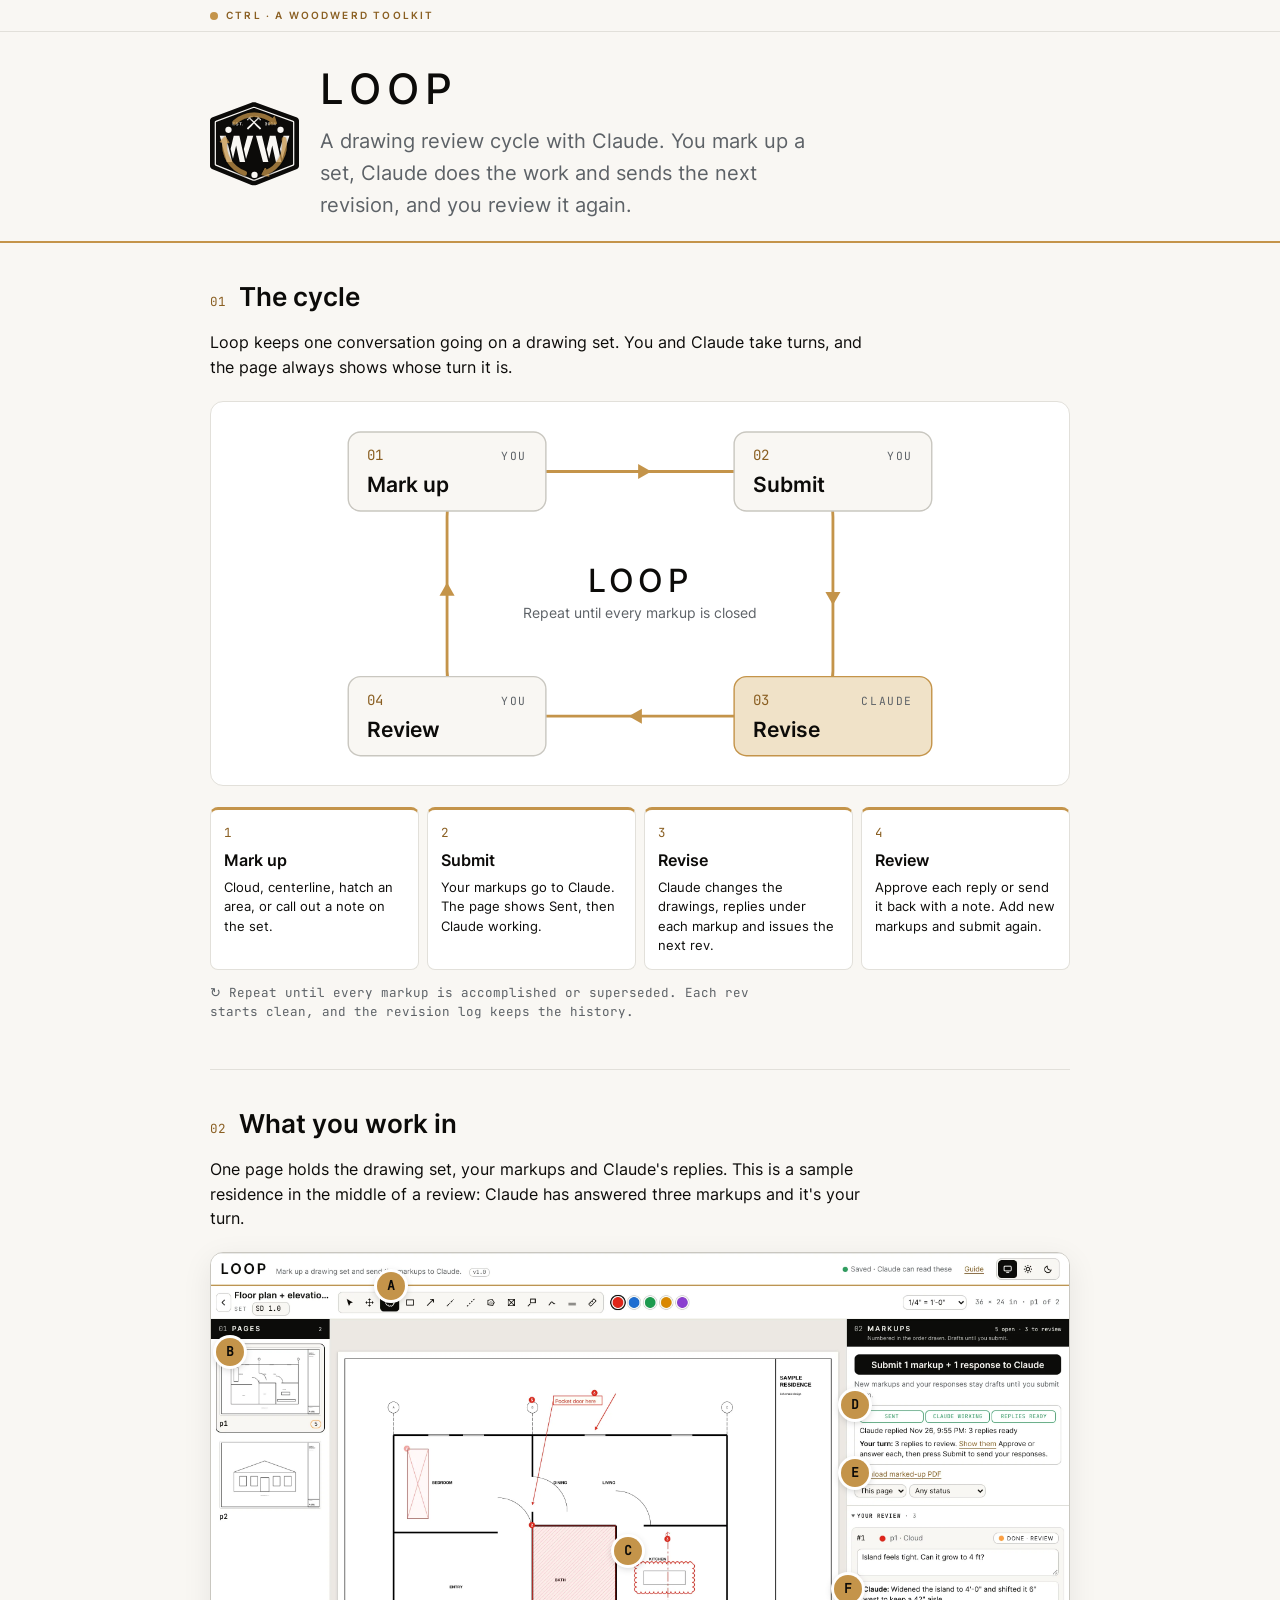
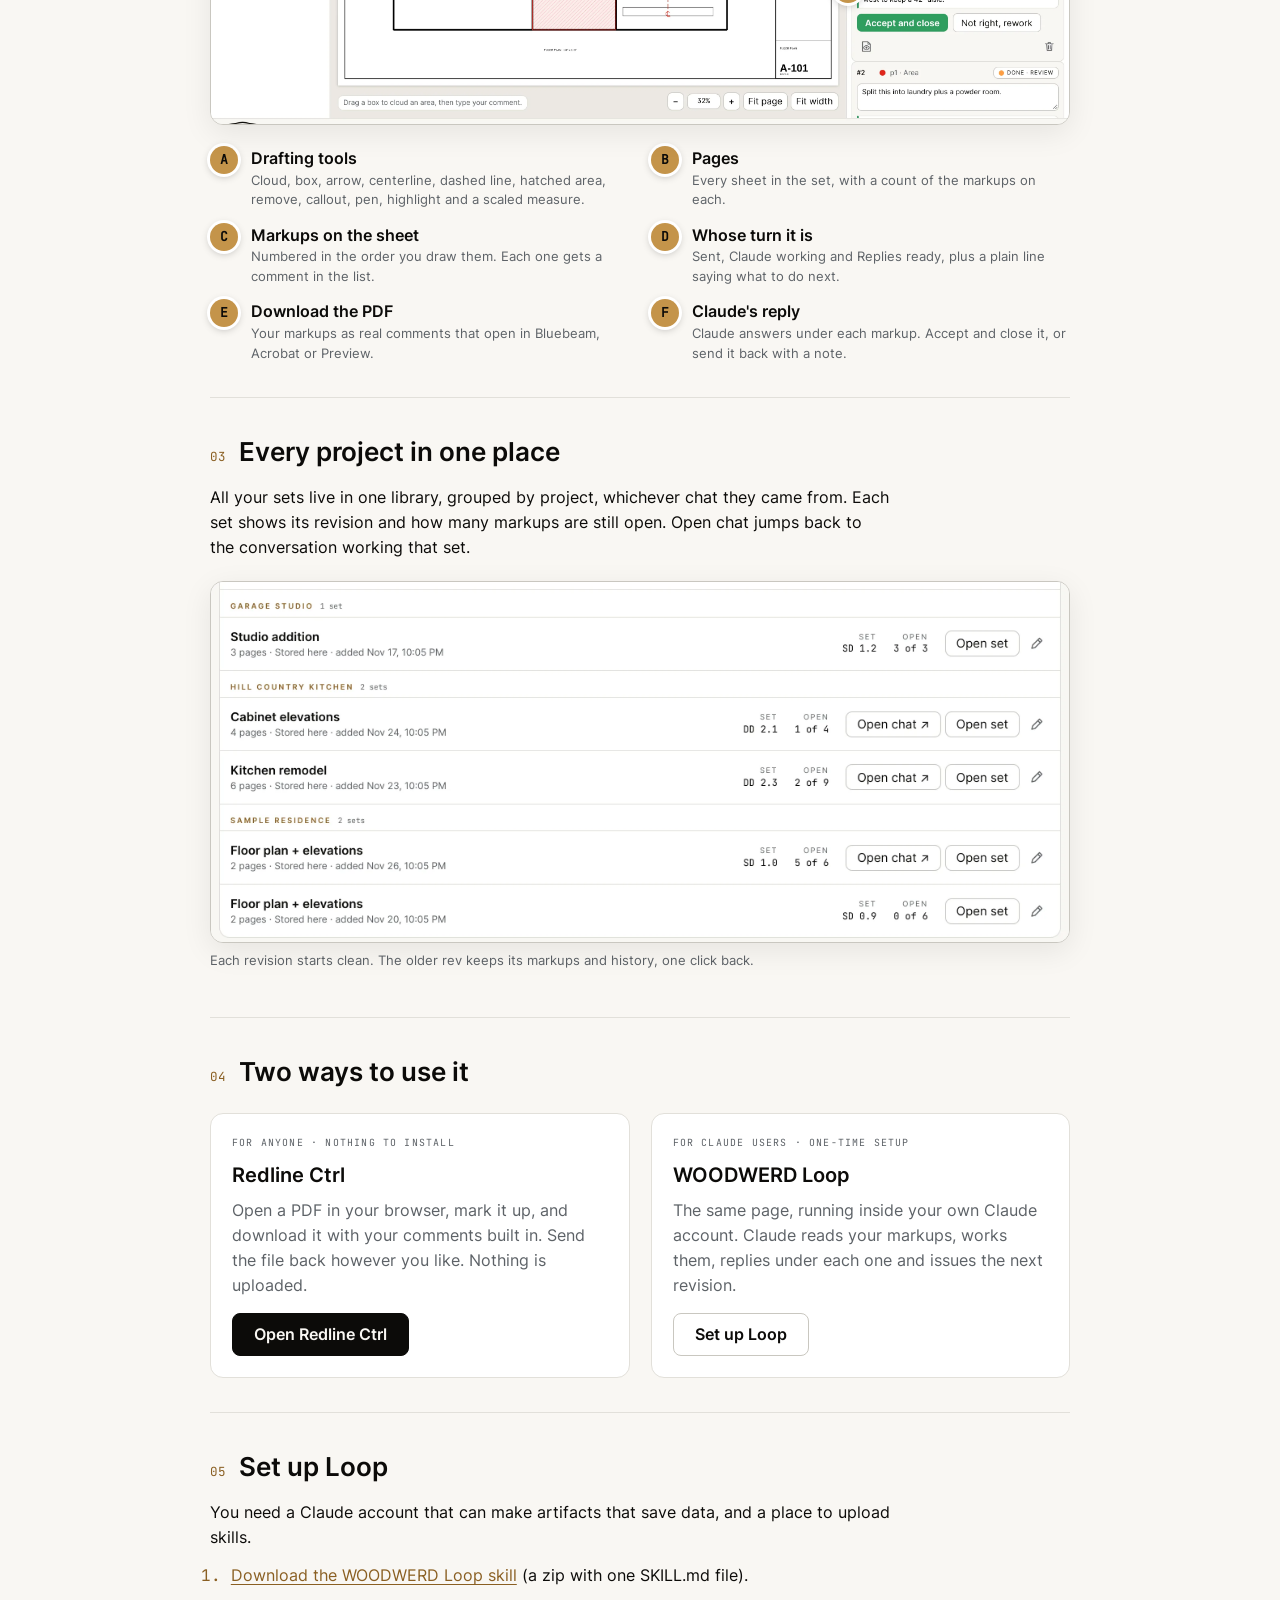
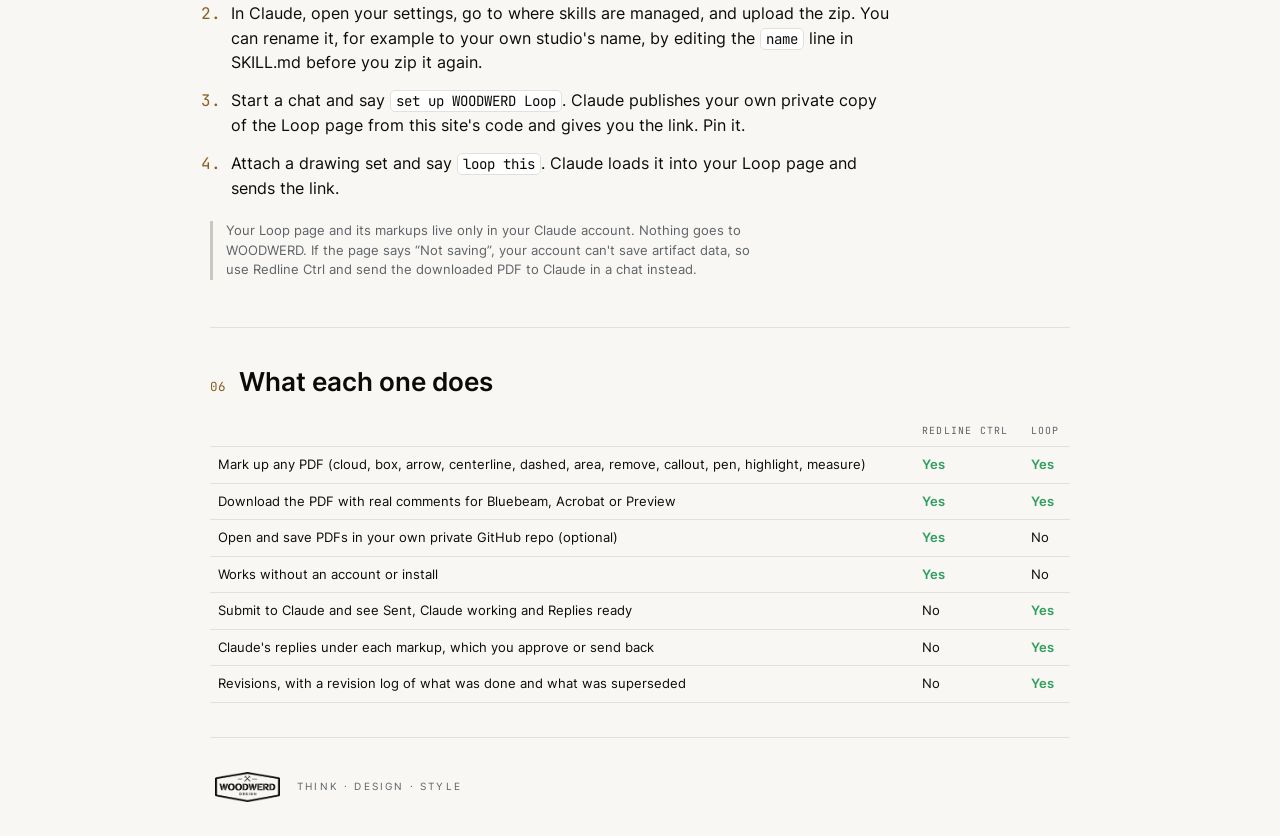
<file: loop/index.html>
<!doctype html>
<html lang="en">
<head>
<meta charset="utf-8">
<meta name="viewport" content="width=device-width,initial-scale=1,viewport-fit=cover">
<title>WOODWERD Loop</title>
<meta name="description" content="WOODWERD Loop: a drawing review cycle with Claude. Mark up, submit, get the next revision, repeat.">
<meta name="robots" content="noindex">
<link rel="icon" type="image/svg+xml" href="img/loop-icon.svg">
<link rel="icon" type="image/png" sizes="32x32" href="img/loop-icon-32.png">
<link rel="apple-touch-icon" href="img/loop-icon-180.png">
<style>
@font-face{font-family:"Inter";font-weight:400;font-display:swap;src:url("../fonts/inter-latin-400-normal.woff2") format("woff2")}
@font-face{font-family:"Inter";font-weight:500;font-display:swap;src:url("../fonts/inter-latin-500-normal.woff2") format("woff2")}
@font-face{font-family:"Inter";font-weight:600;font-display:swap;src:url("../fonts/inter-latin-600-normal.woff2") format("woff2")}
@font-face{font-family:"JetBrains Mono";font-weight:400;font-display:swap;src:url("../fonts/jetbrains-mono-latin-400-normal.woff2") format("woff2")}
:root{
  --accent:#C4944A; --accent-text:#8A5F22; --accent-tint:#F0E2C8;
  --ground:#F9F7F3; --surface:#FFFFFF; --ink:#0C0B09; --ink-soft:#5D6267; --line:#E2E0DA; --line-strong:#C9C7C0; --on-ink:#F9F7F3; --ok:#2F9E5F;
  --sans:"Inter",system-ui,-apple-system,"Segoe UI",Roboto,sans-serif; --mono:"JetBrains Mono",ui-monospace,Menlo,Consolas,monospace;
  --b:16px; --t-micro:calc(var(--b)*.618); --t-cap:calc(var(--b)*.786); --t-h3:calc(var(--b)*1.272); --t-h2:calc(var(--b)*1.618); --t-h1:calc(var(--b)*2.618);
  --s5:5px; --s8:8px; --s13:13px; --s21:21px; --s34:34px; --s55:55px; --r-ctl:8px; --r-box:13px;
}
@media (prefers-color-scheme:dark){:root:not([data-theme="light"]){--accent-text:#D4A85E;--accent-tint:#3A2E16;--ground:#141311;--surface:#1C1A17;--ink:#ECEAE6;--ink-soft:#A3A8AD;--line:#2A2C2F;--line-strong:#3A3D41;--on-ink:#141311;color-scheme:dark}}
:root[data-theme="dark"]{--accent-text:#D4A85E;--accent-tint:#3A2E16;--ground:#141311;--surface:#1C1A17;--ink:#ECEAE6;--ink-soft:#A3A8AD;--line:#2A2C2F;--line-strong:#3A3D41;--on-ink:#141311;color-scheme:dark}
*{box-sizing:border-box}
body{margin:0;background:var(--ground);color:var(--ink);font-family:var(--sans);font-size:var(--b);line-height:1.55}
a{color:var(--accent-text);text-decoration-thickness:1px;text-underline-offset:3px}
:focus-visible{outline:2px solid var(--accent);outline-offset:2px}
.gut{padding-inline:max(16px,env(safe-area-inset-left,0px))}
.wrap{max-width:860px;margin:0 auto}
.strip{border-bottom:1px solid var(--line);font-size:var(--t-cap);padding-block:var(--s8)}
.kit{font-size:var(--t-micro);letter-spacing:.22em;text-transform:uppercase;color:var(--accent-text);font-weight:600;display:flex;align-items:center;gap:var(--s8)}
.dot{width:8px;height:8px;border-radius:50%;background:var(--accent);display:inline-block}
.appicon{width:89px;height:89px;flex:none;display:block}
.herohd{display:flex;align-items:center;gap:var(--s21)}
@media (max-width:560px){.appicon{width:55px;height:55px}.herohd{gap:var(--s13)}}
header.hero{border-bottom:2px solid var(--accent);padding-block:var(--s34) var(--s21)}
h1{font-size:var(--t-h1);letter-spacing:.14em;font-weight:500;margin:0;line-height:1.1}
.lede{font-size:var(--t-h3);color:var(--ink-soft);margin:var(--s13) 0 0;max-width:40ch}
section{padding-block:var(--s34);border-bottom:1px solid var(--line)}
h2{font-size:var(--t-h2);font-weight:600;margin:0 0 var(--s13);display:flex;gap:var(--s13);align-items:baseline}
h2 .no{font-family:var(--mono);font-size:var(--t-cap);color:var(--accent-text);font-weight:400}
p{margin:0 0 var(--s13);max-width:68ch}
.pair{display:grid;grid-template-columns:1fr 1fr;gap:var(--s21);margin-top:var(--s21)}
.card{background:var(--surface);border:1px solid var(--line);border-radius:var(--r-box);padding:var(--s21);display:grid;gap:var(--s8);align-content:start}
.card h3{margin:0;font-size:var(--t-h3);font-weight:600}
.card .who{font-family:var(--mono);font-size:var(--t-micro);letter-spacing:.12em;text-transform:uppercase;color:var(--ink-soft)}
.card p{margin:0;color:var(--ink-soft)}
.btn{display:inline-flex;align-items:center;gap:var(--s8);border:1px solid var(--ink);background:var(--ink);color:var(--on-ink);border-radius:var(--r-ctl);padding:var(--s8) var(--s21);font-weight:600;text-decoration:none;justify-self:start;margin-top:var(--s8)}
.btn.ghost{background:transparent;color:var(--ink);border-color:var(--line-strong)}
.cycle{display:grid;grid-template-columns:repeat(4,1fr);gap:var(--s8);margin:var(--s21) 0 0;padding:0;list-style:none;counter-reset:c}
.cycle li{background:var(--surface);border:1px solid var(--line);border-top:3px solid var(--accent);border-radius:var(--r-ctl);padding:var(--s13);font-size:var(--t-cap);counter-increment:c}
.cycle li::before{content:counter(c);display:block;font-family:var(--mono);color:var(--accent-text);margin-bottom:var(--s5)}
.cycle li b{display:block;font-size:var(--b);margin-bottom:var(--s5)}
.back{font-family:var(--mono);font-size:var(--t-cap);color:var(--ink-soft);margin-top:var(--s13)}
ol.steps{padding-left:1.3em;margin:var(--s13) 0 0;display:grid;gap:var(--s13);max-width:68ch}
ol.steps li::marker{font-family:var(--mono);color:var(--accent-text)}
code,kbd{font-family:var(--mono);font-size:.88em;background:var(--surface);border:1px solid var(--line);border-radius:5px;padding:1px 5px}
.note{font-size:var(--t-cap);color:var(--ink-soft);border-left:3px solid var(--line-strong);padding-left:var(--s13);margin-top:var(--s21)}
table{border-collapse:collapse;width:100%;font-size:var(--t-cap);margin-top:var(--s13)}
th,td{text-align:left;padding:var(--s8);border-bottom:1px solid var(--line);vertical-align:top}
th{font-family:var(--mono);font-weight:400;font-size:var(--t-micro);letter-spacing:.12em;text-transform:uppercase;color:var(--ink-soft)}
td.y{color:var(--ok);font-weight:600}
footer{padding-block:var(--s34);font-size:var(--t-cap);color:var(--ink-soft);display:flex;gap:var(--s13);align-items:center;flex-wrap:wrap}
.badge{width:74px;height:30px;background:var(--ink);-webkit-mask:url("../img/woodwerd-badge.png") center/contain no-repeat;mask:url("../img/woodwerd-badge.png") center/contain no-repeat}
.tag{font-size:var(--t-micro);letter-spacing:.22em;text-transform:uppercase}
.loopfig{margin:var(--s21) 0 0;background:var(--surface);border:1px solid var(--line);border-radius:var(--r-box);padding:var(--s13)}
.loopfig svg{display:block;width:100%;height:auto;max-width:640px;margin:0 auto}
.lp-track{fill:none;stroke:var(--accent);stroke-width:3}
.lp-arrow{fill:var(--accent)}
.lp-box{fill:var(--ground);stroke:var(--line-strong);stroke-width:1.5}
.lp-box.cl{fill:var(--accent-tint);stroke:var(--accent)}
.lp-no{font-family:var(--mono);font-size:15px;fill:var(--accent-text)}
.lp-t{font-family:var(--sans);font-size:22px;font-weight:600;fill:var(--ink)}
.lp-who{font-family:var(--mono);font-size:12px;letter-spacing:.14em;fill:var(--ink-soft)}
.lp-c1{font-family:var(--sans);font-size:34px;font-weight:500;letter-spacing:.14em;fill:var(--ink)}
.lp-c2{font-family:var(--sans);font-size:15px;fill:var(--ink-soft)}
.shot{position:relative;margin:var(--s21) 0 0;border:1px solid var(--line-strong);border-radius:var(--r-box);overflow:hidden;background:var(--surface);box-shadow:0 8px 30px rgba(12,11,9,.08)}
.shot img{display:block;width:100%;height:auto}
.pin{position:absolute;transform:translate(-50%,-50%);width:28px;height:28px;border-radius:50%;background:var(--accent);color:#0C0B09;font:600 13px/28px var(--mono);text-align:center;box-shadow:0 0 0 3px var(--surface),0 2px 8px rgba(0,0,0,.3)}
.legend{list-style:none;padding:0;margin:var(--s21) 0 0;display:grid;grid-template-columns:1fr 1fr;gap:var(--s13) var(--s21)}
.legend li{display:grid;grid-template-columns:28px 1fr;gap:var(--s13);align-items:start;font-size:var(--t-cap);color:var(--ink-soft)}
.legend .pin{position:static;transform:none}
.legend b{display:block;color:var(--ink);font-size:var(--b)}
.cap{font-size:var(--t-cap);color:var(--ink-soft);margin-top:var(--s8)}
@media (max-width:700px){.legend{grid-template-columns:1fr}.pin{width:20px;height:20px;font-size:10px;line-height:20px}.legend .pin{width:28px;height:28px;font-size:13px;line-height:28px}}
@media (max-width:700px){.pair{grid-template-columns:1fr}.cycle{grid-template-columns:1fr 1fr}:root{--t-h1:calc(var(--b)*2)}}
</style>
</head>
<body>
<div class="strip gut"><div class="wrap"><span class="kit"><span class="dot" aria-hidden="true"></span>Ctrl · a WOODWERD toolkit</span></div></div>
<header class="hero gut"><div class="wrap">
  <div class="herohd"><img class="appicon" src="img/loop-icon.svg" alt="" width="89" height="89"><div><h1>LOOP</h1>
  <p class="lede">A drawing review cycle with Claude. You mark up a set, Claude does the work and sends the next revision, and you review it again.</p></div></div>
</div></header>
<main class="gut"><div class="wrap">

<section>
  <h2><span class="no">01</span>The cycle</h2>
  <p>Loop keeps one conversation going on a drawing set. You and Claude take turns, and the page always shows whose turn it is.</p>
<figure class="loopfig" style="margin-inline:0"><svg viewBox="0 10 680 380" role="img" aria-labelledby="lpT lpD">
<title id="lpT">The Loop cycle</title><desc id="lpD">Four steps in a loop: you mark up the set, you submit it, Claude revises the drawings and replies, and you review. Then it repeats.</desc>
<rect class="lp-track" x="135" y="70" width="410" height="260" rx="48"/>
<path class="lp-arrow" d="M352 70 l-14 -8 v16z"/><path class="lp-arrow" d="M545 212 l-8 -14 h16z"/><path class="lp-arrow" d="M328 330 l14 -8 v16z"/><path class="lp-arrow" d="M135 188 l-8 14 h16z"/>
<g><rect class="lp-box" x="30" y="28" width="210" height="84" rx="13"/><text class="lp-no" x="50" y="58">01</text><text class="lp-who" x="220" y="58" text-anchor="end">YOU</text><text class="lp-t" x="50" y="92">Mark up</text></g><g><rect class="lp-box" x="440" y="28" width="210" height="84" rx="13"/><text class="lp-no" x="460" y="58">02</text><text class="lp-who" x="630" y="58" text-anchor="end">YOU</text><text class="lp-t" x="460" y="92">Submit</text></g><g><rect class="lp-box cl" x="440" y="288" width="210" height="84" rx="13"/><text class="lp-no" x="460" y="318">03</text><text class="lp-who" x="630" y="318" text-anchor="end">CLAUDE</text><text class="lp-t" x="460" y="352">Revise</text></g><g><rect class="lp-box" x="30" y="288" width="210" height="84" rx="13"/><text class="lp-no" x="50" y="318">04</text><text class="lp-who" x="220" y="318" text-anchor="end">YOU</text><text class="lp-t" x="50" y="352">Review</text></g>
<text class="lp-c1" x="340" y="198" text-anchor="middle">LOOP</text><text class="lp-c2" x="340" y="226" text-anchor="middle">Repeat until every markup is closed</text>
</svg></figure>
  <ol class="cycle">
    <li><b>Mark up</b>Cloud, centerline, hatch an area, or call out a note on the set.</li>
    <li><b>Submit</b>Your markups go to Claude. The page shows Sent, then Claude working.</li>
    <li><b>Revise</b>Claude changes the drawings, replies under each markup and issues the next rev.</li>
    <li><b>Review</b>Approve each reply or send it back with a note. Add new markups and submit again.</li>
  </ol>
  <p class="back">↻ Repeat until every markup is accomplished or superseded. Each rev starts clean, and the revision log keeps the history.</p>
</section>

<section>
  <h2><span class="no">02</span>What you work in</h2>
  <p>One page holds the drawing set, your markups and Claude's replies. This is a sample residence in the middle of a review: Claude has answered three markups and it's your turn.</p>
  <figure class="shot" style="margin-inline:0"><img src="img/ui-full.webp" width="1440" height="790" alt="The Loop page showing a floor plan with red markups, a page list on the left, a toolbar on top, and a markup list on the right with Claude's reply and Accept and close or Not right, rework buttons." loading="lazy"><span class="pin" style="left:21%;top:7%" aria-hidden="true">A</span><span class="pin" style="left:2.2%;top:21%" aria-hidden="true">B</span><span class="pin" style="left:48.6%;top:63.3%" aria-hidden="true">C</span><span class="pin" style="left:75%;top:32.3%" aria-hidden="true">D</span><span class="pin" style="left:75%;top:46.8%" aria-hidden="true">E</span><span class="pin" style="left:74.3%;top:71.3%" aria-hidden="true">F</span></figure>
  <ol class="legend"><li><span class="pin" aria-hidden="true">A</span><span><b>Drafting tools</b>Cloud, box, arrow, centerline, dashed line, hatched area, remove, callout, pen, highlight and a scaled measure.</span></li><li><span class="pin" aria-hidden="true">B</span><span><b>Pages</b>Every sheet in the set, with a count of the markups on each.</span></li><li><span class="pin" aria-hidden="true">C</span><span><b>Markups on the sheet</b>Numbered in the order you draw them. Each one gets a comment in the list.</span></li><li><span class="pin" aria-hidden="true">D</span><span><b>Whose turn it is</b>Sent, Claude working and Replies ready, plus a plain line saying what to do next.</span></li><li><span class="pin" aria-hidden="true">E</span><span><b>Download the PDF</b>Your markups as real comments that open in Bluebeam, Acrobat or Preview.</span></li><li><span class="pin" aria-hidden="true">F</span><span><b>Claude's reply</b>Claude answers under each markup. Accept and close it, or send it back with a note.</span></li></ol>
</section>

<section>
  <h2><span class="no">03</span>Every project in one place</h2>
  <p>All your sets live in one library, grouped by project, whichever chat they came from. Each set shows its revision and how many markups are still open. Open chat jumps back to the conversation working that set.</p>
  <figure class="shot" style="margin-inline:0"><img src="img/ui-lib.webp" width="1060" height="445" alt="The Loop library with sets grouped under project headings, each with its revision, open markup count, and Open chat and Open set buttons." loading="lazy"></figure>
  <p class="cap">Each revision starts clean. The older rev keeps its markups and history, one click back.</p>
</section>

<section>
  <h2><span class="no">04</span>Two ways to use it</h2>
  <div class="pair">
    <div class="card">
      <span class="who">For anyone · nothing to install</span>
      <h3>Redline Ctrl</h3>
      <p>Open a PDF in your browser, mark it up, and download it with your comments built in. Send the file back however you like. Nothing is uploaded.</p>
      <a class="btn" href="../">Open Redline Ctrl</a>
    </div>
    <div class="card">
      <span class="who">For Claude users · one-time setup</span>
      <h3>WOODWERD Loop</h3>
      <p>The same page, running inside your own Claude account. Claude reads your markups, works them, replies under each one and issues the next revision.</p>
      <a class="btn ghost" href="#install">Set up Loop</a>
    </div>
  </div>
</section>



<section id="install">
  <h2><span class="no">05</span>Set up Loop</h2>
  <p>You need a Claude account that can make artifacts that save data, and a place to upload skills.</p>
  <ol class="steps">
    <li><a href="woodwerd-loop.zip" download>Download the WOODWERD Loop skill</a> (a zip with one SKILL.md file).</li>
    <li>In Claude, open your settings, go to where skills are managed, and upload the zip. You can rename it, for example to your own studio's name, by editing the <code>name</code> line in SKILL.md before you zip it again.</li>
    <li>Start a chat and say <kbd>set up WOODWERD Loop</kbd>. Claude publishes your own private copy of the Loop page from this site's code and gives you the link. Pin it.</li>
    <li>Attach a drawing set and say <kbd>loop this</kbd>. Claude loads it into your Loop page and sends the link.</li>
  </ol>
  <p class="note">Your Loop page and its markups live only in your Claude account. Nothing goes to WOODWERD. If the page says “Not saving”, your account can't save artifact data, so use Redline Ctrl and send the downloaded PDF to Claude in a chat instead.</p>
</section>

<section>
  <h2><span class="no">06</span>What each one does</h2>
  <table>
    <thead><tr><th></th><th>Redline Ctrl</th><th>Loop</th></tr></thead>
    <tbody>
      <tr><td>Mark up any PDF (cloud, box, arrow, centerline, dashed, area, remove, callout, pen, highlight, measure)</td><td class="y">Yes</td><td class="y">Yes</td></tr>
      <tr><td>Download the PDF with real comments for Bluebeam, Acrobat or Preview</td><td class="y">Yes</td><td class="y">Yes</td></tr>
      <tr><td>Open and save PDFs in your own private GitHub repo (optional)</td><td class="y">Yes</td><td>No</td></tr>
      <tr><td>Works without an account or install</td><td class="y">Yes</td><td>No</td></tr>
      <tr><td>Submit to Claude and see Sent, Claude working and Replies ready</td><td>No</td><td class="y">Yes</td></tr>
      <tr><td>Claude's replies under each markup, which you approve or send back</td><td>No</td><td class="y">Yes</td></tr>
      <tr><td>Revisions, with a revision log of what was done and what was superseded</td><td>No</td><td class="y">Yes</td></tr>
    </tbody>
  </table>
</section>

</div></main>
<footer class="gut"><div class="wrap" style="display:flex;gap:13px;align-items:center;width:100%"><a href="https://woodwerd.com" aria-label="WOODWERD, woodwerd.com" style="display:flex;gap:13px;align-items:center;color:inherit;text-decoration:none"><span class="badge" aria-hidden="true"></span><span class="tag">Think · Design · Style</span></a></div></footer>
</body>
</html>
</file>
